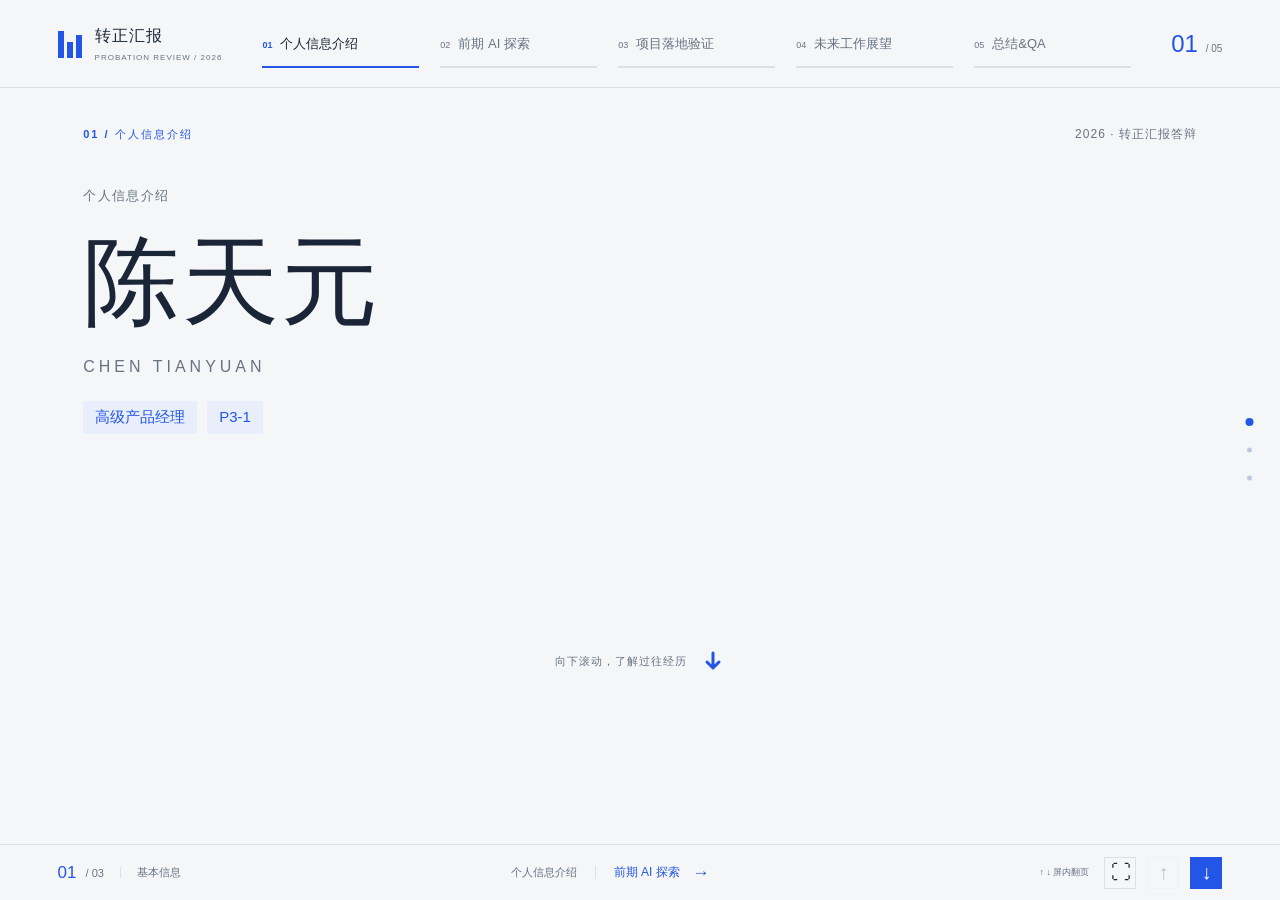
<file: docs/index.html>
<!doctype html><html lang="zh-CN"><head><meta charset="utf-8"><meta name="viewport" content="width=device-width,initial-scale=1"><meta name="color-scheme" content="light"><title>个人信息介绍 · 陈天元转正汇报答辩</title><meta name="description" content="陈天元转正汇报答辩，纵向分屏演示。"><link rel="icon" href="data:image/svg+xml,%3Csvg xmlns='http://www.w3.org/2000/svg' viewBox='0 0 64 64'%3E%3Crect width='64' height='64' rx='12' fill='%232355e6'/%3E%3Ctext x='32' y='44' text-anchor='middle' fill='white' font-size='38'%3EC%3C/text%3E%3C/svg%3E"><link rel="stylesheet" href="assets/styles.css?v=12"><script src="assets/presentation.js?v=6" defer></script>
<style>
.profile-slide .profile-hero{gap:clamp(28px,5vw,72px)}
.profile-slide .profile-details,
.profile-slide .profile-projects {
  background:#fff;
  border-top:3px solid var(--blue);
  border-radius:0 0 12px 12px;
  padding:clamp(16px,1.8vw,26px);
  box-shadow:0 5px 18px #1b2c4b0a;
}
.profile-slide .project-tags span{background:#eef3ff;color:var(--blue);padding:9px 14px;border-radius:8px}
#experience .profile-experience-summary{margin:12px 0 20px;padding-left:16px;border-left:3px solid var(--blue);font-size:clamp(17px,1.8vw,24px);line-height:1.65;color:#354258}
#experience .profile-experience-summary strong{color:var(--blue)}
#experience .case-card,.trial-slide .trial-stage{border-radius:0 0 12px 12px;box-shadow:0 6px 18px #1b2c4b0a}
.trial-slide .trial-timeline{margin-top:24px}
.trial-slide .trial-stage{
  min-height:clamp(230px,36vh,390px);
  padding:clamp(22px,2.5vw,34px);
  display:flex;
  flex-direction:column;
  justify-content:center;
}
.trial-slide .trial-stage-head{padding-bottom:18px}
.trial-slide .trial-stage-head p{font-size:clamp(21px,2.2vw,30px)}
.trial-slide .trial-stage-head>span{font-size:14px}
.trial-slide .trial-stage li{font-size:clamp(17px,1.55vw,22px);line-height:1.65;padding-block:6px}
@media(min-width:901px){
  .profile-slide .project-tags{display:grid;grid-template-columns:repeat(2,minmax(0,1fr));gap:12px}
  .profile-slide .project-tags span{text-align:center}
}
.trial-slide .trial-stage{justify-content:flex-start}
.profile-projects{text-align:center;justify-content:center;display:flex;align-items:center;flex-wrap:wrap;gap:10px 14px;margin-top:18px}
.profile-projects .project-tags{display:flex;justify-content:center;gap:8px;flex-wrap:wrap}
.profile-projects .project-tags span{padding:7px 10px;background:#eef3ff;border-radius:6px;color:var(--blue);font-size:16px;font-weight:700}
@media(min-width:801px){
  .profile-slide .hero-name{align-self:start;padding-top:6px}
}
.profile-projects>.micro{font-size:14px;letter-spacing:0}
.profile-projects .project-tags span{font-size:clamp(17px,1.55vw,23px)}
.profile-projects .project-tags i{font-size:12px}
.profile-slide .profile-projects {
  border-top:0;
  border-left:3px solid var(--blue);
  border-radius:0 12px 12px 0;
  justify-content:space-between;
  column-gap:clamp(16px,2vw,28px);
}
.profile-projects > .micro{flex:none}
.profile-projects .project-tags{flex:1 1 auto;gap:12px}
.profile-projects .project-tags span{flex:1 1 auto;text-align:center}
@media(min-width:801px){
  .profile-slide .profile-hero{align-items:stretch}
  .profile-slide .hero-name{align-self:start;padding:6px 0}
}
.profile-slide .profile-details .profile-projects{
  margin-top:24px;padding:16px 0 0;border:0;border-top:1px solid var(--line);
  border-radius:0;box-shadow:none;justify-content:flex-start;
}
.profile-slide .profile-details .project-tags span{font-size:clamp(15px,1.35vw,20px)}
@media(min-width:801px){
  .profile-slide .hero-name h1{font-size:clamp(76px,7.6vw,120px)}
  .profile-slide .hero-name h1 span{font-size:16px}
  .profile-slide .hero-name > .micro{font-size:13px}
  .profile-slide .hero-name .role-row span{font-size:15px}
}
.profile-slide .scroll-cue{margin-top:clamp(52px,8vh,84px)}
.profile-slide .scroll-cue svg{color:var(--blue);animation:profile-scroll-bob 1.4s ease-in-out infinite}
@keyframes profile-scroll-bob{50%{transform:translateY(12px);filter:drop-shadow(0 0 6px #2355e688)}}
@media(prefers-reduced-motion:reduce){.profile-slide .scroll-cue svg{animation:none}}
#experience .metrics strong{font-size:clamp(24px,3.2vw,46px);font-weight:650;line-height:1.1}
#experience .metrics strong span{font-size:inherit;font-weight:inherit;vertical-align:baseline}
#experience .case-card{display:flex;flex-direction:column;gap:14px}
#experience .case-card h3,#experience .case-card .metrics{margin-top:0}
#experience .case-card .case-highlight{margin-top:auto}
#experience .metrics strong .metric-direction{display:inline-block;font-family:Arial,sans-serif;font-size:.7em;font-weight:700;color:#c62828;vertical-align:.12em}


@media(prefers-reduced-motion:no-preference){
  :is(#experience,#trial-review) .experience-reveal-item{transition:opacity .45s ease,transform .45s ease;transition-delay:calc(var(--reveal-order) * 90ms)}
  :is(#experience,#trial-review) .experience-reveal-pending .experience-reveal-item{opacity:0;transform:translateY(18px)}
}
@media(prefers-reduced-motion:no-preference){
  .profile-reveal-ready .profile-slide{min-height:calc(100% + 180px);align-items:flex-start}
  .profile-reveal-ready .profile-slide>.slide-inner{margin-block:0;position:sticky;top:20px}
  .profile-reveal-ready .profile-details{transition:opacity .55s ease,transform .55s ease}
  .profile-reveal-ready .profile-details :is(.facts>div,.profile-projects){transition:opacity .45s ease,transform .45s ease;transition-delay:calc(140ms + var(--reveal-order,0) * 85ms)}
  .profile-reveal-ready:not(.profile-revealed) .profile-details,
  .profile-reveal-ready:not(.profile-revealed) .profile-details :is(.facts>div,.profile-projects){opacity:0;transform:translateY(22px)}
}
</style></head><body data-page="0"><a class="skip-link" href="#profile">跳至正文</a><header class="topbar"><a class="brand" href="index.html" aria-label="返回个人信息介绍"><span class="brand-icon" aria-hidden="true"><i></i><i></i><i></i></span><span>转正汇报<small>PROBATION REVIEW / 2026</small></span></a><nav class="progress-nav" aria-label="答辩章节"><a href="index.html" data-chapter="0" aria-current="page"><small>01</small>个人信息介绍<i></i></a><a href="02-ai-exploration.html" data-chapter="1"><small>02</small>前期 AI 探索<i></i></a><a href="03-project-validation.html" data-chapter="2"><small>03</small>项目落地验证<i></i></a><a href="04-outlook.html" data-chapter="3"><small>04</small>未来工作展望<i></i></a><a href="05-summary-qa.html" data-chapter="4"><small>05</small>总结&QA<i></i></a></nav><span class="chapter-count"><strong>01</strong> / 05</span></header><main class="deck" id="main" tabindex="-1" aria-label="个人信息介绍纵向演示"><section id="profile" class="slide profile-slide" data-chapter="0" data-label="基本信息" aria-labelledby="profile-title"><div class="slide-inner"><div class="intro-kicker"><span class="eyebrow">01 / 个人信息介绍</span><span class="review-tag">2026 · 转正汇报答辩</span></div><div class="profile-hero"><div class="hero-name"><p class="micro">个人信息介绍</p><h1 id="profile-title">陈天元<span>CHEN TIANYUAN</span></h1><div class="role-row"><span>高级产品经理</span><span>P3-1</span></div></div><div class="profile-details"><span class="micro">PROFILE / 个人档案</span><dl class="facts"><div><dt>所属部门</dt><dd>桌面生态业务部</dd></div><div><dt>学历</dt><dd>硕士</dd></div><div><dt>入职时间</dt><dd class="date">2026.05.11</dd></div><div><dt>导师</dt><dd>刘晨曜</dd></div><div><dt>直属上级</dt><dd>关佐龙</dd></div></dl><div class="profile-projects"><span class="micro">试用期项目</span><div class="project-tags"><span><i>01</i>AI 锁屏游戏分发</span><span><i>02</i>OPC 应用复刻</span></div></div></div></div><a class="scroll-cue" href="#experience">向下滚动，了解过往经历 <svg aria-hidden="true" width="24" height="24" viewBox="0 0 24 24" fill="none" stroke="currentColor" stroke-width="3" stroke-linecap="round" stroke-linejoin="round"><path d="M12 4v15m-6-6 6 6 6-6"/></svg></a></div></section><section id="experience" class="slide experience-slide" data-chapter="0" data-label="过往经历与项目" aria-labelledby="experience-title"><div class="slide-inner"><div class="experience-lead"><p class="eyebrow">01 / 个人信息介绍</p><h2 id="experience-title">过往经历</h2><p class="profile-experience-summary">主导多个北美 AI 产品 <strong>0–1 落地</strong>，完成产品业务闭环</p></div><div class="case-grid">
<article class="case-card panel"><h3>北美短剧分发平台</h3><p class="case-description">跑通素人内容分发业务，完成 AI 生成到商业转化闭环。</p><div class="metrics"><div><strong>1000+</strong><span>月活跃用户（MAU）</span></div><div><strong>100+</strong><span>人均月发布量</span></div><div><strong>$15</strong><span>平均单次发布变现</span></div></div><div class="case-highlight"><span class="highlight-icon">✦</span><p><b>Agent 7×24 小时社媒账号运营托管</b><br></p></div></article>
<article class="case-card panel"><h3>企业 AI 中台</h3><p class="case-description">支撑跨境电商 GMV 增长与成本结构优化。</p><div class="metrics"><div><strong>-60%</strong><span>商品上新周期</span></div><div><strong>+18%</strong><span>订单数</span></div><div><strong>亿级</strong><span>间接赋能 GMV 增长</span></div></div><div class="case-highlight"><span class="highlight-icon">✦</span><p><b>市场 &amp; 供应链 Agent 全面覆盖</b><br></p></div></article>
</div></div></section><section id="trial-review" class="slide trial-slide" data-chapter="0" data-label="试用期回顾" aria-labelledby="trial-review-title"><div class="slide-inner"><div class="experience-lead"><p class="eyebrow">01 / 个人信息介绍</p><h2 id="trial-review-title">试用期回顾</h2></div><div class="trial-timeline"><article class="trial-stage"><div class="trial-stage-head"><span>01</span><p>第 1 个月</p></div><ul><li>公司制度、企业背景培训</li><li>业务学习了解</li></ul></article><article class="trial-stage"><div class="trial-stage-head"><span>02</span><p>第 2–3 个月</p></div><ul><li>AI 方向探索脑爆</li><li>Demo 构建及初步验证</li></ul></article><article class="trial-stage"><div class="trial-stage-head"><span>03</span><p>第 4–6 个月</p></div><ul><li>AI 项目落地实践</li><li>跨部门沟通协作</li></ul></article></div></div></section></main><nav class="screen-dots" aria-label="本模块分屏导航"><a href="#profile" aria-label="第 1 屏：基本信息" title="基本信息" aria-current="true"><i></i></a><a href="#experience" aria-label="第 2 屏：过往经历与项目" title="过往经历与项目"><i></i></a><a href="#trial-review" aria-label="第 3 屏：试用期回顾" title="试用期回顾"><i></i></a></nav><footer class="presentation-controls"><div class="current-screen"><strong>01</strong><span>/ 03</span><i></i><span class="screen-label">基本信息</span></div><nav class="module-navigation" aria-label="切换模块"><span class="module-start">个人信息介绍</span><span class="module-divider"></span><a class="module-link next-module" href="02-ai-exploration.html">前期 AI 探索<span>→</span></a></nav><div class="control-actions"><span class="keyboard-tip">↑ ↓ 屏内翻页</span><button class="fullscreen-button" aria-label="全屏演示" title="全屏演示（F）">⛶</button><button class="previous-screen" aria-label="上一屏" title="上一屏（↑）" disabled>↑</button><button class="next-screen" aria-label="下一屏" title="下一屏（↓）" >↓</button></div></footer><div class="toast" role="status"></div><script src="assets/image-preview.js" defer></script><script>
if ('IntersectionObserver' in window && matchMedia('(prefers-reduced-motion:no-preference)').matches) {
  const observer = new IntersectionObserver(entries => {
    for (const entry of entries) {
      if (!entry.isIntersecting) continue;
      entry.target.classList.remove('experience-reveal-pending');
      observer.unobserve(entry.target);
    }
  }, {root: document.querySelector('.deck'), threshold: .35});
  document.querySelectorAll('#experience .case-card, #trial-review .trial-stage').forEach(card => {
    card.querySelectorAll('.metrics > div, .case-highlight, li').forEach((item, index) => {
      item.classList.add('experience-reveal-item');
      item.style.setProperty('--reveal-order', index);
    });
    card.classList.add('experience-reveal-pending');
    observer.observe(card);
  });
}
</script><script>
(() => {
  if (!matchMedia('(prefers-reduced-motion:no-preference)').matches) return;
  const deck = document.querySelector('.deck');
  const items = deck.querySelectorAll('.profile-details .facts > div, .profile-details .profile-projects');
  items.forEach((item, index) => item.style.setProperty('--reveal-order', index));
  document.body.classList.add('profile-reveal-ready');
  const reveal = () => {
    if (deck.scrollTop < 32) return;
    document.body.classList.add('profile-revealed');
    deck.removeEventListener('scroll', reveal);
  };
  deck.addEventListener('scroll', reveal, {passive:true});
  reveal();
})();
</script></body></html>
</file>
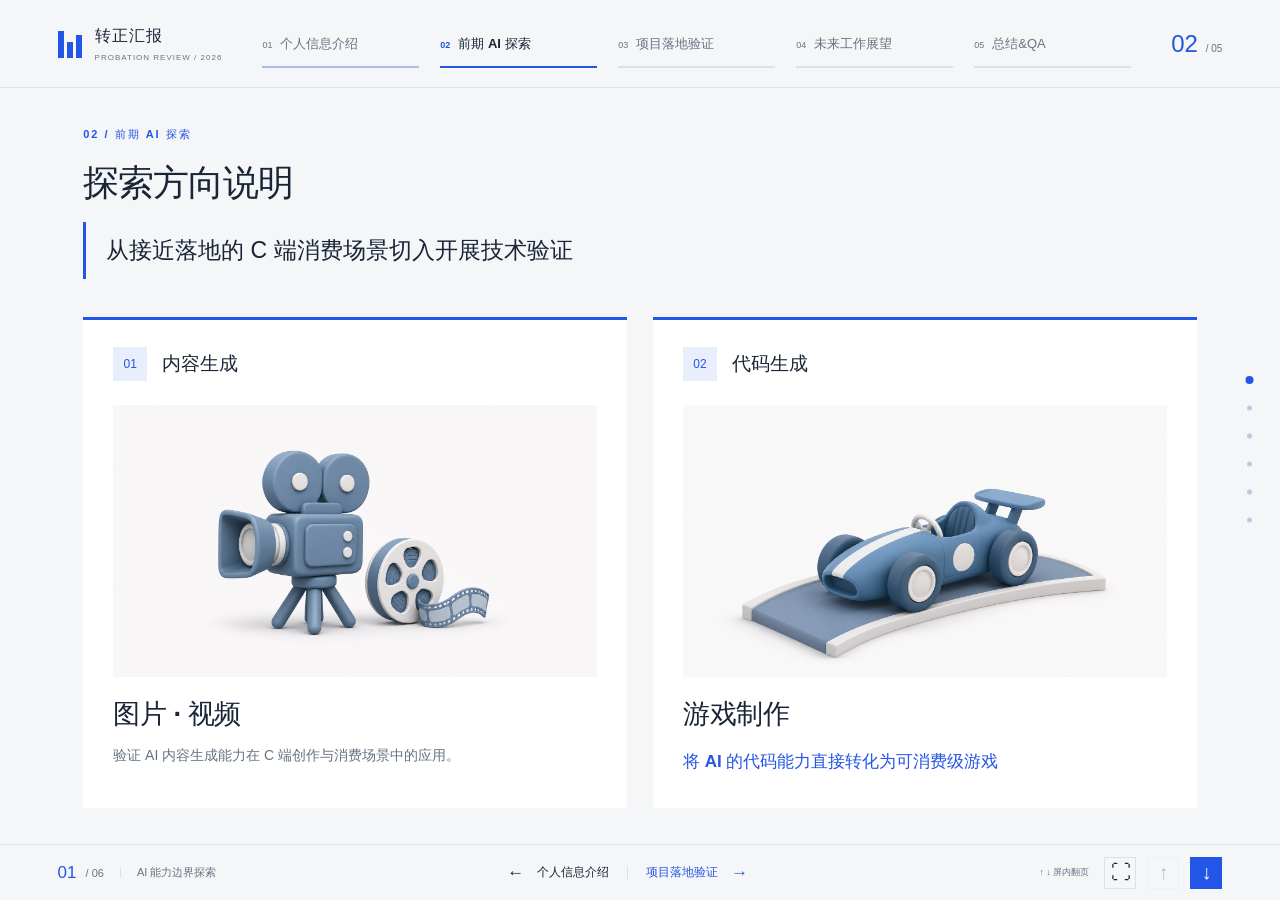
<file: docs/02-ai-exploration.html>
<!doctype html><html lang="zh-CN"><head><meta charset="utf-8"><meta name="viewport" content="width=device-width,initial-scale=1"><meta name="color-scheme" content="light"><title>前期 AI 探索 · 陈天元转正汇报答辩</title><meta name="description" content="陈天元转正汇报答辩，纵向分屏演示。"><link rel="icon" href="data:image/svg+xml,%3Csvg xmlns='http://www.w3.org/2000/svg' viewBox='0 0 64 64'%3E%3Crect width='64' height='64' rx='12' fill='%232355e6'/%3E%3Ctext x='32' y='44' text-anchor='middle' fill='white' font-size='38'%3EC%3C/text%3E%3C/svg%3E"><link rel="stylesheet" href="assets/styles.css?v=12"><script src="assets/presentation.js?v=6" defer></script><style>
.game-code-layout{display:grid;grid-template-columns:minmax(0,4fr) minmax(0,1fr);gap:18px;align-items:stretch}
.game-code-layout .game-code-highlights{display:grid;grid-template-columns:1fr;grid-template-rows:repeat(2,1fr);gap:14px;margin:0}
.game-code-layout .game-capability-figure{padding:6px}
.game-code-layout .game-capability-figure img{height:auto;max-height:calc(100vh - var(--header) - var(--footer) - 165px);object-fit:contain}
@media(max-width:800px){.game-code-layout{grid-template-columns:1fr}}
.game-code-layout .game-code-highlights article{display:grid;align-content:center;justify-items:center;text-align:center;gap:6px}
.game-code-layout .game-code-highlights article>p{font-size:clamp(16px,1.5vw,22px)}
.game-code-layout .game-code-highlights article>strong{font-size:clamp(21px,2.2vw,32px)}
.game-code-layout .game-code-highlights article>strong.studio-level{font-size:clamp(14px,1.45vw,22px);color:var(--blue);white-space:nowrap}
.game-demo-slide .game-demo-card{grid-template-rows:minmax(0,1fr)}
.game-demo-slide .game-demo-card figure{position:relative}
.game-demo-slide .game-demo-card figure img{position:absolute;inset:0;width:100%;height:100%;object-fit:contain}
.exploration-visual.exploration-example{display:grid;place-items:center;background:linear-gradient(135deg,#e9efff,#f8faff);height:auto;aspect-ratio:16/9;padding:0;overflow:hidden}
.exploration-example img{width:100%;height:100%;min-height:0;object-fit:contain}
</style><style>
@media(prefers-reduced-motion:no-preference){
  .ai-reveal{transition:opacity .5s ease,transform .5s ease;transition-delay:var(--ai-delay,0ms)}
  .ai-reveal.pending{opacity:0;transform:translateY(18px)}
}
</style></head><body data-page="1"><a class="skip-link" href="#exploration">跳至正文</a><header class="topbar"><a class="brand" href="index.html" aria-label="返回个人信息介绍"><span class="brand-icon" aria-hidden="true"><i></i><i></i><i></i></span><span>转正汇报<small>PROBATION REVIEW / 2026</small></span></a><nav class="progress-nav" aria-label="答辩章节"><a href="index.html" data-chapter="0" class="completed"><small>01</small>个人信息介绍<i></i></a><a href="02-ai-exploration.html" data-chapter="1" aria-current="page"><small>02</small>前期 AI 探索<i></i></a><a href="03-project-validation.html" data-chapter="2"><small>03</small>项目落地验证<i></i></a><a href="04-outlook.html" data-chapter="3"><small>04</small>未来工作展望<i></i></a><a href="05-summary-qa.html" data-chapter="4"><small>05</small>总结&QA<i></i></a></nav><span class="chapter-count"><strong>02</strong> / 05</span></header><main class="deck" id="main" tabindex="-1" aria-label="前期 AI 探索纵向演示"><section id="exploration" class="slide exploration-slide" data-chapter="1" data-label="AI 能力边界探索" aria-labelledby="exploration-title"><div class="slide-inner"><div class="slide-heading"><div><p class="eyebrow">02 / 前期 AI 探索</p><h2 id="exploration-title">探索方向说明</h2></div></div><div class="exploration-thesis"><p>从接近落地的 C 端消费场景切入开展技术验证</p></div><div class="exploration-grid"><article class="exploration-card"><div class="exploration-card-top"><span>01</span><p>内容生成</p></div><div class="exploration-visual exploration-example"><img src="assets/images/exploration-content.png" alt="蓝色电影摄影机与胶卷插图"></div><h3>图片 · 视频</h3><p>验证 AI 内容生成能力在 C 端创作与消费场景中的应用。</p></article><article class="exploration-card"><div class="exploration-card-top"><span>02</span><p>代码生成</p></div><div class="exploration-visual exploration-example"><img src="assets/images/exploration-game.png" alt="AI 赛车游戏生成概念插图"></div><h3>游戏制作</h3><p class="game-outcome">将 AI 的代码能力直接转化为可消费级游戏</p></article></div></div></section><section id="content-generation" class="slide content-generation-slide" data-chapter="1" data-label="内容生成" aria-labelledby="content-generation-title"><div class="slide-inner"><div class="slide-heading"><div><p class="eyebrow">02 / 前期 AI 探索</p><h2 id="content-generation-title">方向一：内容生成工厂</h2></div><span class="module-stage">02 / 02</span></div><p class="generation-statement">构建“生成策略定制”能力，打造产出 <strong>高质量、低成本、定制化</strong> 生成的 AI 内容工厂。</p><div class="content-generation-visuals"><figure class="visual-panel business-model"><figcaption><span>01</span><b>业务模型</b></figcaption><img src="assets/images/content-business-model.png" alt="内容策略化生成驱动用户价值、商业价值与消费反馈的业务模型" loading="lazy"></figure><figure class="visual-panel technical-framework"><figcaption><span>02</span><b>技术框架</b></figcaption><img src="assets/images/content-technical-framework.png" alt="AI 内容工厂技术框架：内容采集、本土化创作、视频解析处理、视频创作 Agent、消费平台与数据迭代优化" loading="lazy"></figure></div></div></section><section id="content-demo" class="slide content-demo-slide" data-chapter="1" data-label="内容生成结果演示" aria-labelledby="content-demo-title"><div class="slide-inner"><div class="slide-heading"><div><p class="eyebrow">02 / 前期 AI 探索</p><h2 id="content-demo-title">方向一：批量生成 demo</h2></div><span class="module-stage">03 / 03</span></div><div class="demo-grid"><article class="demo-card"><div class="demo-card-title"><span>01</span><h3>AI 本土化二创</h3></div><video controls playsinline preload="metadata" aria-label="AI 本土化二创视频演示"><source src="assets/videos/1102-demo.mov">当前浏览器暂不支持播放该视频。</video></article><article class="demo-card"><div class="demo-card-title"><span>02</span><h3>游戏素材生成</h3></div><video controls playsinline preload="metadata" aria-label="游戏素材生成视频演示"><source src="assets/videos/1102-game-demo.mov">当前浏览器暂不支持播放该视频。</video></article></div></div></section><section id="game-code" class="slide game-code-slide" data-chapter="1" data-label="游戏代码生成" aria-labelledby="game-code-title"><div class="slide-inner"><div class="slide-heading"><div><p class="eyebrow">02 / 前期 AI 探索</p><h2 id="game-code-title">方向二：游戏生成</h2></div><span class="module-stage">04 / 04</span></div><div class="game-code-layout"><figure class="game-capability-figure"><img src="assets/images/game-code-capability.png" alt="游戏制作能力发展阶段对比：从经济模型直接生成、顶尖 AI 直接生成、探索 Demo，到顶尖 AI 加模型优化，逐步接近全球头部 H5 游戏站水平" loading="lazy"></figure><div class="game-code-highlights"><article><p>当下小游戏市场规模</p><strong>$100亿级</strong></article><article><p>AI 制作能力已靠近</p><strong class="studio-level">游戏工作室水平</strong></article></div></div></div></section><section id="game-agent" class="slide game-agent-slide" data-chapter="1" data-label="游戏生成 Agent 构建" aria-labelledby="game-agent-title"><div class="slide-inner"><div class="slide-heading"><div><p class="eyebrow">02 / 前期 AI 探索</p><h2 id="game-agent-title">方向二：游戏 Agent 构建</h2></div><span class="module-stage">05 / 05</span></div><div class="agent-flow-grid"><figure class="agent-flow-panel"><figcaption><span>01</span><b>创意采集 Agent</b></figcaption><div class="agent-flow-image"><img src="assets/images/creative-collection-agent.png" alt="创意采集 Agent 流程：打开游戏商店，循环试玩热门游戏并总结玩法、风格和类型" loading="lazy"></div></figure><figure class="agent-flow-panel"><figcaption><span>02</span><b>游戏生成 Agent</b></figcaption><div class="agent-flow-image"><img src="assets/images/game-generation-agent.png" alt="游戏生成 Agent 流程：生成创意、Agent 自检、玩法与内容审核、人工试玩审核并生成封面素材" loading="lazy"></div></figure></div></div></section><section id="game-demo" class="slide game-demo-slide" data-chapter="1" data-label="游戏生成 Demo" aria-labelledby="game-demo-title"><div class="slide-inner"><div class="slide-heading"><div><p class="eyebrow">02 / 前期 AI 探索</p><h2 id="game-demo-title">方向二：游戏生成 demo</h2></div><span class="module-stage">06 / 06</span></div><div class="game-demo-grid"><article class="game-demo-card"><div class="game-demo-copy"><span class="game-demo-index">01 / 3D ARCADE</span><h3>3D 赛车漂移</h3><p>不驶出赛道、不掉落，刷新行驶距离最高纪录</p></div><figure><img src="assets/images/game-demo-drift.png" alt="3D 赛车漂移游戏画面，红色赛车行驶在方格赛道上" loading="lazy"></figure></article><article class="game-demo-card"><div class="game-demo-copy"><span class="game-demo-index">02 / PUZZLE MERGE</span><h3>筹码叠叠乐</h3><p>筹码版「水排序 / 堆叠合成」游戏</p></div><figure><img src="assets/images/game-demo-chip-stack.png" alt="筹码叠叠乐游戏画面，玩家在多个槽位间移动并合成不同面额的筹码" loading="lazy"></figure></article></div></div></section></main><nav class="screen-dots" aria-label="本模块分屏导航"><a href="#exploration" aria-label="第 1 屏：AI 能力边界探索" title="AI 能力边界探索" aria-current="true"><i></i></a><a href="#content-generation" aria-label="第 2 屏：内容生成" title="内容生成"><i></i></a><a href="#content-demo" aria-label="第 3 屏：内容生成结果演示" title="内容生成结果演示"><i></i></a><a href="#game-code" aria-label="第 4 屏：游戏代码生成" title="游戏代码生成"><i></i></a><a href="#game-agent" aria-label="第 5 屏：游戏生成 Agent 构建" title="游戏生成 Agent 构建"><i></i></a><a href="#game-demo" aria-label="第 6 屏：游戏生成 Demo" title="游戏生成 Demo"><i></i></a></nav><footer class="presentation-controls"><div class="current-screen"><strong>01</strong><span>/ 01</span><i></i><span class="screen-label">前期 AI 探索</span></div><nav class="module-navigation" aria-label="切换模块"><a class="module-link previous-module" href="index.html"><span>←</span>个人信息介绍</a><span class="module-divider"></span><a class="module-link next-module" href="03-project-validation.html">项目落地验证<span>→</span></a></nav><div class="control-actions"><span class="keyboard-tip">↑ ↓ 屏内翻页</span><button class="fullscreen-button" aria-label="全屏演示" title="全屏演示（F）">⛶</button><button class="previous-screen" aria-label="上一屏" title="上一屏（↑）" disabled>↑</button><button class="next-screen" aria-label="下一屏" title="下一屏（↓）" disabled>↓</button></div></footer><div class="toast" role="status"></div><script src="assets/image-preview.js" defer></script><script>
(() => {
  if (!('IntersectionObserver' in window) || !matchMedia('(prefers-reduced-motion:no-preference)').matches) return;
  const deck = document.querySelector('.deck');
  const observer = new IntersectionObserver(entries => {
    for (const {target, isIntersecting} of entries) {
      if (!isIntersecting) continue;
      target.classList.remove('pending');
      observer.unobserve(target);
    }
  }, {root: deck, threshold: .12});
  const highlights = 'img, h2, h3, .exploration-thesis, .generation-statement, .game-code-highlights article, figcaption, .game-demo-copy p';
  deck.querySelectorAll('.slide:first-child').forEach(slide => {
    slide.querySelectorAll(highlights).forEach((item, index) => {
      if (item.closest('.demo-card')) return;
      item.style.setProperty('--ai-delay', Math.min(index, 5) * 65 + 'ms');
      item.classList.add('ai-reveal', 'pending');
      observer.observe(item);
    });
  });
})();
</script></body></html>
</file>
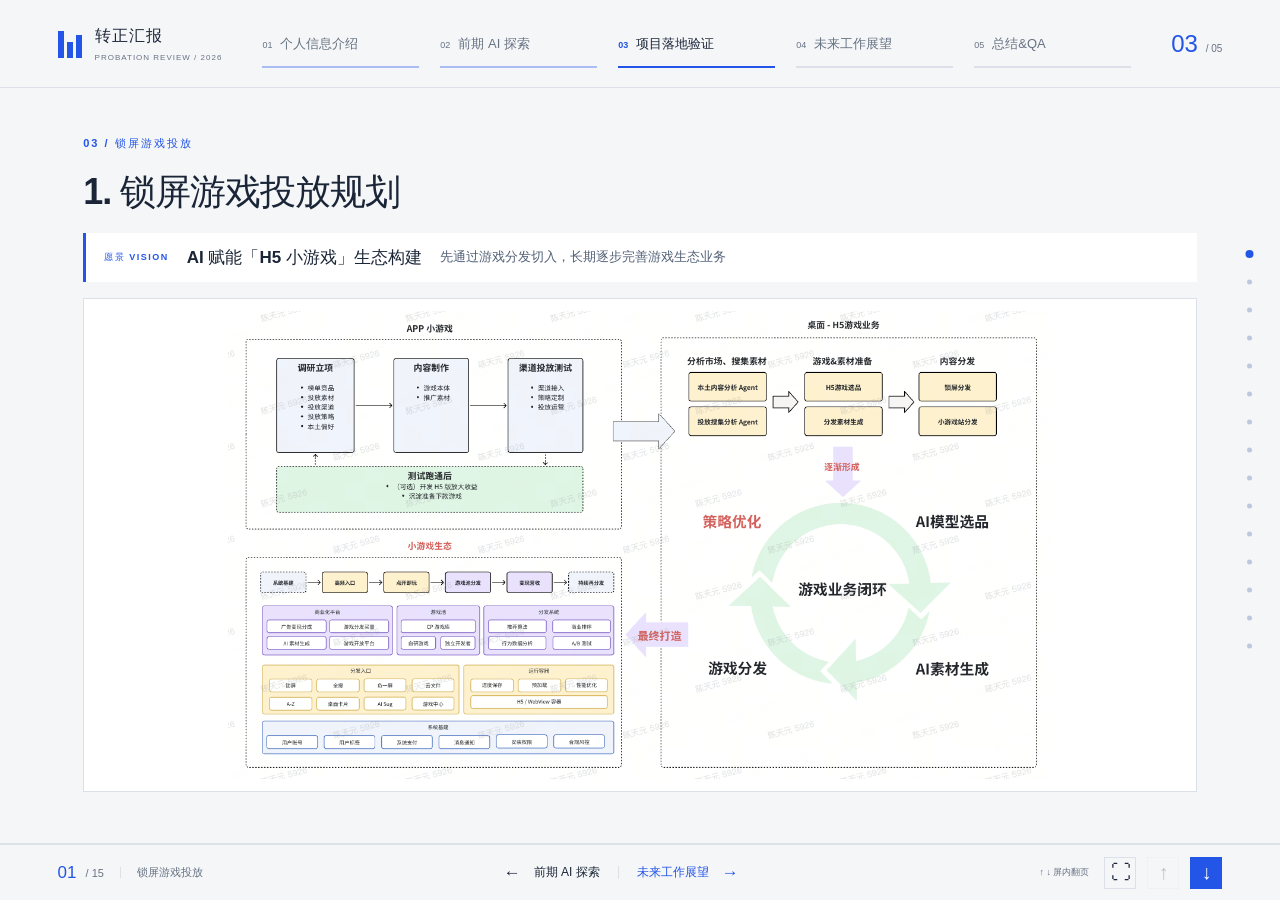
<file: docs/03-project-validation.html>
<!doctype html><html lang="zh-CN"><head><meta charset="utf-8"><meta name="viewport" content="width=device-width,initial-scale=1"><meta name="color-scheme" content="light"><title>项目落地验证 · 陈天元转正汇报答辩</title><meta name="description" content="陈天元转正汇报答辩，纵向分屏演示。"><link rel="icon" href="data:image/svg+xml,%3Csvg xmlns='http://www.w3.org/2000/svg' viewBox='0 0 64 64'%3E%3Crect width='64' height='64' rx='12' fill='%232355e6'/%3E%3Ctext x='32' y='44' text-anchor='middle' fill='white' font-size='38'%3EC%3C/text%3E%3C/svg%3E"><link rel="stylesheet" href="assets/styles.css?v=12"><script src="assets/presentation.js?v=6" defer></script><style>.lockscreen-progress-slide .slide-inner,.lockscreen-model-slide .slide-inner{max-width:1320px}</style><style>
#lockscreen-progress .project-intro>.project-label{grid-row:auto}
#lockscreen-progress .manual-loop>div{flex-direction:column;justify-content:center;gap:5px;text-align:center}
#lockscreen-progress .manual-loop b{min-height:0;padding:0}
#lockscreen-progress .project-metrics{grid-template-columns:repeat(3,minmax(0,1fr))}
#lockscreen-progress .project-metrics article{min-height:clamp(110px,15vh,152px);gap:9px}
#lockscreen-progress .project-metrics article>span{font-size:clamp(14px,1.35vw,19px)}
#lockscreen-progress .project-metrics article>strong{font-size:clamp(24px,3.2vw,46px)}
#lockscreen-progress .project-metrics article:last-child strong{font-size:clamp(18px,2.55vw,36px)}
</style><style>
.opc-slide .slide-inner{max-width:1450px}
.opc-slide .opc-flow>div{align-items:center;text-align:center}
@media(min-width:1001px){.opc-slide .opc-flow{grid-template-columns:repeat(4,minmax(0,1fr) 24px) minmax(0,1fr)}}
.opc-slide .opc-flow b{white-space:normal}
.opc-slide .opc-metrics{grid-template-columns:repeat(3,minmax(0,1fr))}
.opc-slide .opc-metrics article{min-height:clamp(110px,15vh,152px);justify-content:center;gap:9px}
.opc-slide .opc-metrics article span{font-size:clamp(14px,1.35vw,19px)}
.opc-slide .opc-metrics strong{font-size:clamp(26px,3.2vw,46px)}
.opc-slide .opc-metrics strong small{font-size:clamp(16px,1.45vw,21px)}
</style><style>.admission-slide .criteria-panel .admission-table :is(th,td){text-align:center}.admission-slide .criteria-panel .admission-table :is(th,td):last-child{width:auto}</style><style>
.admission-slide .process-panel :is(th,td){text-align:center}
.admission-slide .process-panel .flow-step{position:relative;grid-template-columns:minmax(0,1fr);padding-inline:48px;text-align:center}
.admission-slide .process-panel .flow-step>span{position:absolute;left:10px;top:50%;transform:translateY(-50%)}
.admission-slide .process-panel .flow-step>div{align-items:center}
</style><style>
@media(prefers-reduced-motion:no-preference){
  .project-reveal{transition:opacity .5s ease,translate .5s ease;transition-delay:var(--project-delay,0ms)}
  .project-reveal.is-pending{opacity:0;translate:0 18px}
}
</style></head><body data-page="2"><a class="skip-link" href="#validation">跳至正文</a><header class="topbar"><a class="brand" href="index.html" aria-label="返回个人信息介绍"><span class="brand-icon" aria-hidden="true"><i></i><i></i><i></i></span><span>转正汇报<small>PROBATION REVIEW / 2026</small></span></a><nav class="progress-nav" aria-label="答辩章节"><a href="index.html" data-chapter="0" class="completed"><small>01</small>个人信息介绍<i></i></a><a href="02-ai-exploration.html" data-chapter="1" class="completed"><small>02</small>前期 AI 探索<i></i></a><a href="03-project-validation.html" data-chapter="2" aria-current="page"><small>03</small>项目落地验证<i></i></a><a href="04-outlook.html" data-chapter="3"><small>04</small>未来工作展望<i></i></a><a href="05-summary-qa.html" data-chapter="4"><small>05</small>总结&QA<i></i></a></nav><span class="chapter-count"><strong>03</strong> / 05</span></header><main class="deck" id="main" tabindex="-1" aria-label="项目落地验证纵向演示"><section id="lockscreen-game" class="slide lockscreen-game-slide" data-chapter="2" data-label="锁屏游戏投放" aria-labelledby="lockscreen-game-title"><div class="slide-inner"><div class="slide-heading"><div><p class="eyebrow">03 / 锁屏游戏投放</p><h2 id="lockscreen-game-title">1. 锁屏游戏投放规划</h2></div></div><div class="lockscreen-vision"><span>愿景 VISION</span><p>AI 赋能「H5 小游戏」生态构建</p><strong>先通过游戏分发切入，长期逐步完善游戏生态业务</strong></div><figure class="lockscreen-architecture"><img src="assets/images/lockscreen-game-ecosystem.png" alt="锁屏游戏投放业务架构：从 APP 小游戏调研立项、内容制作和渠道投放测试，逐步连接桌面 H5 游戏业务，构建 AI 赋能的游戏业务闭环与小游戏生态" loading="lazy"></figure></div></section><section id="lockscreen-progress" class="slide lockscreen-progress-slide" data-chapter="2" data-label="锁屏游戏投放 · 项目进展" aria-labelledby="lockscreen-progress-title"><div class="slide-inner"><div class="slide-heading"><div><p class="eyebrow">03 / 锁屏游戏投放</p><h2 id="lockscreen-progress-title">1.1 锁屏游戏投放进展</h2></div></div><div class="project-intro"><span class="project-label">项目介绍</span><p>聚焦锁屏小游戏分发，以 AI 能力构建自动化分析投放闭环</p></div><div class="progress-result"><div class="progress-result-heading"><span class="project-label">当前进展</span><strong>人工跑通最小化闭环</strong></div><div class="manual-loop"><div><small>01</small><b>AI 选品</b></div><i>→</i><div><small>02</small><b>AI 素材复刻</b></div><i>→</i><div><small>03</small><b>锁屏投放</b></div><i>→</i><div><small>04</small><b>数据回流分析</b></div></div><div class="progress-outcome"><p>实现国家优先级、游戏选品和素材选品的规模化分析与决策</p></div></div><div class="project-metrics"><article><span>当前日均营收</span><strong>$1000+</strong></article><article><span>游戏 DAU</span><strong>50w+</strong></article><article><span>素材 ctr</span><strong>均高于同类</strong></article></div></div></section><section id="lockscreen-model" class="slide lockscreen-model-slide" data-chapter="2" data-label="锁屏游戏投放 · 模型构建" aria-labelledby="lockscreen-model-title"><div class="slide-inner"><div class="slide-heading"><div><p class="eyebrow">03 / 锁屏游戏投放</p><h2 id="lockscreen-model-title">1.2 模型构建 - 模型数据采集</h2></div></div><div class="data-source-table-wrap"><table class="data-source-table"><thead><tr><th>数据来源</th><th>定位</th><th>国家覆盖数</th><th>字段数</th><th>数据维度</th><th>获取方式</th></tr></thead><tbody><tr><td><strong>WDI 世界数据银行</strong></td><td><span class="data-role">国家核心数据</span></td><td class="data-number">217</td><td class="data-number">584</td><td>人口、经济、教育、健康、能源、环境、金融、贸易等</td><td>REST API、CSV</td></tr><tr><td><strong>Freedom House 世界数据库</strong></td><td><span class="data-role">国家核心数据</span></td><td class="data-number">200</td><td class="data-number">25</td><td>宗教自由、个人选择自由、政治环境自由等</td><td>在线查询</td></tr><tr><td><strong>World Values Survey</strong></td><td><span class="data-role">交叉验证数据</span></td><td class="data-number">120+</td><td class="data-number">320</td><td>宗教态度、生活满意度、风险态度、竞争态度、财富科技看法等</td><td>批量下载</td></tr><tr><td><strong>Sensor Tower</strong></td><td><span class="data-role">游戏核心数据</span></td><td class="data-number">120+</td><td class="data-number">15</td><td>游戏商店数据，包含游戏分类榜单、历史收入、商店评论数等</td><td>批量在线查询</td></tr><tr><td><strong>Facebook Ads Library</strong></td><td><span class="data-role">投放核心数据</span></td><td class="data-number">120+</td><td class="data-number">8</td><td>投放素材展示、曝光量排序、投放时间统计、商店跳转链接等</td><td>在线查询</td></tr><tr><td><strong>ITU DataHub</strong></td><td><span class="data-role">互联网核心数据</span></td><td class="data-number">120+</td><td class="data-number">65</td><td>互联网、移动网络、宽带、资费、流量、ICT 市场</td><td>下载、DataHub</td></tr><tr><td><strong>WHO GHO</strong></td><td><span class="data-role">用户画像数据</span></td><td class="data-number">120+</td><td class="data-number">98</td><td>健康、寿命、疾病、营养、生活方式、卫生资源</td><td>OData API</td></tr></tbody></table></div></div></section><section id="lockscreen-model-samples" class="slide lockscreen-samples-slide" data-chapter="2" data-label="锁屏游戏投放 · 数据样例" aria-labelledby="lockscreen-samples-title"><div class="slide-inner"><div class="slide-heading"><div><p class="eyebrow">03 / 锁屏游戏投放</p><h2 id="lockscreen-samples-title">1.2 模型构建 - 数据分析(<em>已处理30w+数据</em>)</h2></div></div><div class="excel-samples"><article class="excel-module"><header><div class="excel-icon">X</div><div><h3>国家数据样例</h3><p>投放潜力 · 国家特征 · 移动覆盖</p></div><span class="excel-count">SHEET 01</span></header><div class="excel-table-scroll"><table class="excel-table"><thead><tr><th>#</th><th>国家/地区</th><th>代码</th><th>潜力指数</th><th>人均广告消耗</th><th>下载量</th><th>收入 USD</th><th>收入/下载</th><th>下载同比</th><th>收入同比</th><th>人均下载</th><th>总人均下载</th><th>分组</th><th>Mobile Index</th><th>Content &amp; Services</th><th>人口（万）</th><th>手机覆盖率</th><th>手机人口（万）</th></tr></thead><tbody><tr><td>1</td><td>巴西</td><td>BR</td><td>21.25</td><td>$20.90</td><td>3.32B</td><td>$433.1M</td><td>0.130</td><td>-15.98%</td><td>+4.29%</td><td>21.60</td><td>15.60</td><td>Advanced</td><td>77.12</td><td>83.79</td><td>21,281.2</td><td>72.19%</td><td>15,362.9</td></tr><tr><td>2</td><td>印度尼西亚</td><td>ID</td><td>9.28</td><td>$5.51</td><td>3.04B</td><td>$305.1M</td><td>0.101</td><td>-7.51%</td><td>+4.36%</td><td>15.64</td><td>10.62</td><td>Advanced</td><td>76.32</td><td>70.45</td><td>28,572.1</td><td>67.92%</td><td>19,406.2</td></tr><tr><td>3</td><td>土耳其</td><td>TR</td><td>12.14</td><td>$6.66</td><td>1.61B</td><td>$459.4M</td><td>0.285</td><td>-9.07%</td><td>+24.94%</td><td>22.13</td><td>18.79</td><td>Advanced</td><td>77.89</td><td>83.17</td><td>8,587.9</td><td>84.91%</td><td>7,292.0</td></tr><tr><td>4</td><td>巴基斯坦</td><td>PK</td><td>1.98</td><td>$0.28</td><td>1.52B</td><td>$14.4M</td><td>0.009</td><td>+7.05%</td><td>-5.06%</td><td>13.94</td><td>5.94</td><td>Emerging</td><td>49.15</td><td>53.67</td><td>25,522</td><td>42.62%</td><td>10,877.5</td></tr><tr><td>5</td><td>菲律宾</td><td>PH</td><td>9.47</td><td>$5.65</td><td>1.37B</td><td>$244.0M</td><td>0.178</td><td>-13.66%</td><td>+0.58%</td><td>15.88</td><td>11.73</td><td>Advanced</td><td>71.54</td><td>65.26</td><td>11,678.7</td><td>73.82%</td><td>8,621.2</td></tr></tbody></table></div><footer><span>国家筛选与投放优先级判断样例</span><b>国家数据样例.xlsx</b></footer></article><article class="excel-module"><header><div class="excel-icon">X</div><div><h3>游戏数据样例</h3><p>商店表现 · 下载收入 · 活跃用户</p></div><span class="excel-count">SHEET 02</span></header><div class="excel-table-scroll"><table class="excel-table"><thead><tr><th>#</th><th>国家</th><th>排名</th><th>游戏名称</th><th>统一 ID</th><th>分类</th><th>发行商</th><th>下载 7月</th><th>下载 8月</th><th>两月下载</th><th>收入 7月 USD</th><th>收入 8月 USD</th><th>两月收入 USD</th><th>DAU 7月</th><th>DAU 8月</th></tr></thead><tbody><tr><td>1</td><td>SA</td><td>1</td><td>Block Out! - Color Sort Puzzle</td><td>6a71ed974ce4c481dc0c61ee</td><td>Games</td><td>Grand Games</td><td>268,326</td><td>488,815</td><td>757,141</td><td>$128,938.39</td><td>$145,195.12</td><td>$274,133.51</td><td>27,309</td><td>50,690</td></tr><tr><td>2</td><td>SA</td><td>2</td><td>Block Blast!</td><td>622390aa2e0fa027dbdc26b8</td><td>Games</td><td>Hungry Studio</td><td>174,531</td><td>168,515</td><td>343,046</td><td>$15.20</td><td>$0</td><td>$15.20</td><td>375,497</td><td>372,893</td></tr><tr><td>3</td><td>SA</td><td>3</td><td>Bus Traffic Fever!</td><td>69b4743e38a46b40d6a747b7</td><td>Games</td><td>GOODROID</td><td>155,201</td><td>175,041</td><td>330,242</td><td>$3,651.78</td><td>$12,414.69</td><td>$16,066.47</td><td>20,911</td><td>25,035</td></tr><tr><td>4</td><td>SA</td><td>4</td><td>Arrows GO!</td><td>69896aae0576ccaabb038c28</td><td>Games</td><td>Learnings</td><td>177,075</td><td>116,599</td><td>293,674</td><td>$0</td><td>$0</td><td>$0</td><td>30,992</td><td>25,745</td></tr><tr><td>5</td><td>SA</td><td>5</td><td>Gossip Harbor: Merge & Story</td><td>62997510bafac62d04f854a3</td><td>Games</td><td>Microfun</td><td>158,954</td><td>104,219</td><td>263,173</td><td>$467,816.49</td><td>$459,798.86</td><td>$927,615.35</td><td>292,508</td><td>295,015</td></tr></table></div><footer><span>游戏选品与商业表现评估样例</span><b>游戏数据样例.xlsx</b></footer></article></div></div></section><section id="lockscreen-country-dashboard" class="slide model-dashboard-slide" data-chapter="2" data-label="模型可视化 · 国家优先级" aria-labelledby="country-dashboard-title"><div class="slide-inner"><div class="slide-heading"><div><p class="eyebrow">03 / 锁屏游戏投放</p><h2 id="country-dashboard-title">1.2 模型构建 - 国家模型</h2><p class="dashboard-caption">国家投放优先级 · 交互式分析</p></div></div><iframe class="model-dashboard-frame" src="assets/dashboards/country-priority.html" title="国家投放优先级完整仪表盘" loading="lazy"></iframe></div></section><section id="lockscreen-market-dashboard" class="slide model-dashboard-slide" data-chapter="2" data-label="模型可视化 · 休闲游戏市场" aria-labelledby="market-dashboard-title"><div class="slide-inner"><div class="slide-heading"><div><p class="eyebrow">03 / 锁屏游戏投放</p><h2 id="market-dashboard-title">1.2 模型构建 - 休闲游戏模型</h2><p class="dashboard-caption">休闲游戏市场 × Mobile Index 阶段</p></div></div><iframe class="model-dashboard-frame" src="assets/dashboards/casual-game-market.html" title="休闲游戏市场完整可视化" loading="lazy"></iframe></div></section><section id="lockscreen-ad-materials" class="slide lockscreen-ad-materials-slide" data-chapter="2" data-label="锁屏游戏投放 · AI 投放素材" aria-labelledby="ad-materials-title"><div class="slide-inner"><div class="slide-heading"><div><p class="eyebrow">03 / 锁屏游戏投放</p><h2 id="ad-materials-title">1.3 AI 素材 - 数据采集 &amp; 排序</h2></div></div><div class="excel-module materials-excel"><header><div class="excel-icon">X</div><div><h3>素材数据</h3><p>广告样例 · 投放时间 · 创意内容 · 跳转信息</p></div><span class="excel-count">SHEET 03</span></header><div class="excel-table-scroll"><table class="excel-table"><thead><tr><th>#</th><th>游戏名称</th><th>广告资料库</th><th>素材编号</th><th>上架日期</th><th>在线天数</th><th>投放范围</th><th>素材预览</th><th>素材跳转链接</th><th>跳转主体</th><th>跳转文案</th><th>按钮文案</th></tr></thead><tbody><tr><td>1</td><td>Gossip Harbor®: Merge &amp; Story</td><td><a href="https://www.facebook.com/ads/library/?active_status=active&amp;ad_type=all&amp;country=NG&amp;is_targeted_country=false&amp;media_type=all&amp;search_type=page&amp;sort_data[direction]=desc&amp;sort_data[mode]=total_impressions&amp;source=nav-header&amp;view_all_page_id=101255989141201" target="_blank" rel="noopener">广告库</a></td><td>1735593554518614</td><td>2026-4-23</td><td>76</td><td>欧盟境内广告信息公示</td><td><a href="https://scontent-sin2-1.xx.fbcdn.net/v/t39.35426-6/678228611_1449107660022981_3681520074922444628_n.jpg?stp=dst-jpg_s60x60_tt6&amp;_nc_cat=100&amp;ccb=1-7&amp;_nc_sid=c53f8f&amp;_nc_ohc=RKxJJnwmZssQ7kNvwHqYP7-&amp;_nc_oc=Adq2eSKKR0wg1YVBWtVQEGeo9dYr0N5YZKOmbT_crrcWGRjjovvuRsc5caAnuImXqTM&amp;_nc_zt=14&amp;_nc_ht=scontent-sin2-1.xx&amp;_nc_gid=gYb6u-7xJ7MtHGmxGkky_g&amp;_nc_ss=7b289&amp;oh=00_AQDpWVtrwW0eKwI99uCTcs73OnGvGvFo3_T7uMxg5gPGJA&amp;oe=6A528B74" target="_blank" rel="noopener">图片</a></td><td><a href="https://video-sin11-1.xx.fbcdn.net/o1/v/t2/f2/m412/AQMdk9WOAoGlVmK9A4mP5Mt6pj7G2h0DzKImLrGIIpbWlnD3WDhuAi0uhPgJJ34v94z1i5_jrv6tAxiszw0rr2fd2cgdmBxD7mgooXvvkA.mp4?_nc_cat=105&amp;_nc_sid=ef5aa3&amp;_nc_ht=video-sin11-1.xx.fbcdn.net&amp;_nc_ohc=ObQeoSS0KWcQ7kNvwEesXNR&amp;efg=[base64]%3D&amp;ccb=17-1&amp;_nc_gid=gYb6u-7xJ7MtHGmxGkky_g&amp;_nc_ss=7b289&amp;_nc_zt=28&amp;oh=00_AQDCZxVHveZpzbG2VOqIHQDNZdtFySe8X6X1Usir3XC5RA&amp;oe=6A52BB75" target="_blank" rel="noopener">链接</a></td><td>PLAY.GOOGLE.COM</td><td>🎁 Wow! Claim your FREE Game Gift Now! ⭐</td><td>玩游戏</td></tr><tr><td>2</td><td>Gossip Harbor®: Merge &amp; Story</td><td><a href="https://www.facebook.com/ads/library/?active_status=active&amp;ad_type=all&amp;country=NG&amp;is_targeted_country=false&amp;media_type=all&amp;search_type=page&amp;sort_data[direction]=desc&amp;sort_data[mode]=total_impressions&amp;source=nav-header&amp;view_all_page_id=101255989141201" target="_blank" rel="noopener">广告库</a></td><td>986578120378788</td><td>2026-4-23</td><td>76</td><td>欧盟境内广告信息公示</td><td><a href="https://scontent-sin6-3.xx.fbcdn.net/v/t39.35426-6/678141120_1929451717680934_1537243618914036170_n.jpg?stp=dst-jpg_s60x60_tt6&amp;_nc_cat=110&amp;ccb=1-7&amp;_nc_sid=c53f8f&amp;_nc_ohc=TTlv7MEIm9MQ7kNvwGL2V3r&amp;_nc_oc=AdoMeR5sd5eorSm4cP-aezwTOBGOKSazkj8IDrWzYCgaOC_kYUlzxnucdHCV8xoXJ1w&amp;_nc_zt=14&amp;_nc_ht=scontent-sin6-3.xx&amp;_nc_gid=gYb6u-7xJ7MtHGmxGkky_g&amp;_nc_ss=7b289&amp;oh=00_AQB0FLWboURWybQuICwyX9MmAlkSPkp29x2aBv9jRXLggg&amp;oe=6A52A79F" target="_blank" rel="noopener">图片</a></td><td><a href="https://video-sin2-1.xx.fbcdn.net/o1/v/t2/f2/m412/AQPJ7F91suT3iNWaMGrmAT_y2WVtmTjipYpdWnnTvJY3X7-B9oy102TGWdIRdn072Pony1UPKwkZGSoBubMLFLs.mp4?_nc_cat=102&amp;_nc_sid=ef5aa3&amp;_nc_ht=video-sin2-1.xx.fbcdn.net&amp;_nc_ohc=iEjqGltyGOsQ7kNvwG5JaZi&amp;efg=[base64]%3D&amp;ccb=17-1&amp;_nc_gid=gYb6u-7xJ7MtHGmxGkky_g&amp;_nc_ss=7b289&amp;_nc_zt=28&amp;oh=00_AQCWQqq4VV_ql2b8m_ab45j9RrM-9P_gaAy3w0aIkpkyeg&amp;oe=6A52AC20" target="_blank" rel="noopener">链接</a></td><td>PLAY.GOOGLE.COM</td><td>🎁 Wow! Claim your FREE Game Gift Now! ⭐</td><td>玩游戏</td></tr><tr><td>3</td><td>Gossip Harbor®: Merge &amp; Story</td><td><a href="https://www.facebook.com/ads/library/?active_status=active&amp;ad_type=all&amp;country=NG&amp;is_targeted_country=false&amp;media_type=all&amp;search_type=page&amp;sort_data[direction]=desc&amp;sort_data[mode]=total_impressions&amp;source=nav-header&amp;view_all_page_id=101255989141201" target="_blank" rel="noopener">广告库</a></td><td>1300281362244979</td><td>2026-4-23</td><td>76</td><td>欧盟境内广告信息公示</td><td><a href="https://scontent-sin2-1.xx.fbcdn.net/v/t39.35426-6/679026292_1483117930141569_6135371607868017615_n.jpg?stp=dst-jpg_s60x60_tt6&amp;_nc_cat=102&amp;ccb=1-7&amp;_nc_sid=c53f8f&amp;_nc_ohc=0oKSMmIbwGEQ7kNvwHRRbjK&amp;_nc_oc=AdrlUeIfRtxKfrujgZ5-Bn3hiiSW1qAwVwqJQGsXySIAByM8UYQiwE7X1D5-5WsVt0E&amp;_nc_zt=14&amp;_nc_ht=scontent-sin2-1.xx&amp;_nc_gid=gYb6u-7xJ7MtHGmxGkky_g&amp;_nc_ss=7b289&amp;oh=00_AQBdQRCKr60XMmMBcgqGSpvRsm6LKbOzIbQz9mzsHsidnQ&amp;oe=6A52ACCE" target="_blank" rel="noopener">图片</a></td><td><a href="https://video-sin6-2.xx.fbcdn.net/o1/v/t2/f2/m412/AQOtiLvdhurz_cbv9d-U6luOprifsbVpELco2bgOZZO-taToxjDqZDJdoDOOcl1msfiFh7tS9Gk-KL50s3-9FJqWL5A_GFxr64YWwtNUAQ.mp4?_nc_cat=109&amp;_nc_sid=ef5aa3&amp;_nc_ht=video-sin6-2.xx.fbcdn.net&amp;_nc_ohc=S_YvZs-zy5sQ7kNvwHyOaXe&amp;efg=[base64]%3D%3D&amp;ccb=17-1&amp;_nc_gid=gYb6u-7xJ7MtHGmxGkky_g&amp;_nc_ss=7b289&amp;_nc_zt=28&amp;oh=00_AQBdAyf3ARSZ3hg9Ka9R7Xp0DrraD9ZkxLqRdKMgvPb7Zg&amp;oe=6A52A9C1" target="_blank" rel="noopener">链接</a></td><td>PLAY.GOOGLE.COM</td><td>🎁 Wow! Claim your FREE Game Gift Now! ⭐</td><td>玩游戏</td></tr><tr><td>4</td><td>Gossip Harbor®: Merge &amp; Story</td><td><a href="https://www.facebook.com/ads/library/?active_status=active&amp;ad_type=all&amp;country=NG&amp;is_targeted_country=false&amp;media_type=all&amp;search_type=page&amp;sort_data[direction]=desc&amp;sort_data[mode]=total_impressions&amp;source=nav-header&amp;view_all_page_id=101255989141201" target="_blank" rel="noopener">广告库</a></td><td>1346710854045758</td><td>2026-6-11</td><td>27</td><td>欧盟境内广告信息公示</td><td><a href="https://scontent-sin2-3.xx.fbcdn.net/v/t39.35426-6/721844325_28337308195858107_1055705606418164978_n.jpg?stp=dst-jpg_s60x60_tt6&amp;_nc_cat=107&amp;ccb=1-7&amp;_nc_sid=c53f8f&amp;_nc_ohc=nP-PReTrbLQQ7kNvwHzpD-G&amp;_nc_oc=Adr9SRuD2mIBcGizXof6EZPhyqqJXF6axdFKIf_WN50UrwyXCTNYpDe9X46_hmem0C8&amp;_nc_zt=14&amp;_nc_ht=scontent-sin2-3.xx&amp;_nc_gid=gYb6u-7xJ7MtHGmxGkky_g&amp;_nc_ss=7b289&amp;oh=00_AQDfGqUYyUtFHH1-VT2GgH8l0S6ND-kbLKNcuXjVY5_P6w&amp;oe=6A529AC2" target="_blank" rel="noopener">图片</a></td><td><a href="https://video-sin6-3.xx.fbcdn.net/o1/v/t2/f2/m412/AQOn4ZM6TzU_MnCh5Ab4inMN4gExaweEBrNypjSaGJkulJfxXIbkmIB2JnxOivAx717tM_ymB5rWy4Kp_aZNnql8814NEpkEVkuEHiW5qQ.mp4?_nc_cat=110&amp;_nc_sid=ef5aa3&amp;_nc_ht=video-sin6-3.xx.fbcdn.net&amp;_nc_ohc=ouTUnyfFj5wQ7kNvwG_R4Sv&amp;efg=[base64]%3D%3D&amp;ccb=17-1&amp;_nc_gid=gYb6u-7xJ7MtHGmxGkky_g&amp;_nc_ss=7b289&amp;_nc_zt=28&amp;oh=00_AQCosdGR46RzgEeKELKpqVS6dvLR_MCv0f6wdtTccOPPeQ&amp;oe=6A5293F4" target="_blank" rel="noopener">链接</a></td><td>PLAY.GOOGLE.COM</td><td>🎁 Wow! Claim your FREE Game Gift Now! ⭐</td><td>玩游戏</td></tr><tr><td>5</td><td>Gossip Harbor®: Merge &amp; Story</td><td><a href="https://www.facebook.com/ads/library/?active_status=active&amp;ad_type=all&amp;country=NG&amp;is_targeted_country=false&amp;media_type=all&amp;search_type=page&amp;sort_data[direction]=desc&amp;sort_data[mode]=total_impressions&amp;source=nav-header&amp;view_all_page_id=101255989141201" target="_blank" rel="noopener">广告库</a></td><td>710222591959550</td><td>2026-1-9</td><td>180</td><td>欧盟境内广告信息公示</td><td><a href="https://scontent-sin2-2.xx.fbcdn.net/v/t39.35426-6/611006354_2635024000208175_418614243452107091_n.jpg?stp=dst-jpg_s60x60_tt6&amp;_nc_cat=103&amp;ccb=1-7&amp;_nc_sid=c53f8f&amp;_nc_ohc=fnaGAyAArY4Q7kNvwH-AYt_&amp;_nc_oc=AdqofYvlI3Nhp8VViUOhqk-uFhn5qOqv4ummiOydDto70c35bteYvwmBmRMu1QWFUGA&amp;_nc_zt=14&amp;_nc_ht=scontent-sin2-2.xx&amp;_nc_gid=gYb6u-7xJ7MtHGmxGkky_g&amp;_nc_ss=7b289&amp;oh=00_AQBp1863QifH0gkHZZdmEpmQiCttvRWu3IZaaY8Hf8j9fg&amp;oe=6A528FE9" target="_blank" rel="noopener">图片</a></td><td>—</td><td>PLAY.GOOGLE.COM</td><td>🎁 Wow! Claim your FREE Game Gift Now! ⭐</td><td>玩游戏</td></tr><tr><td>6</td><td>Gossip Harbor®: Merge &amp; Story</td><td><a href="https://www.facebook.com/ads/library/?active_status=active&amp;ad_type=all&amp;country=NG&amp;is_targeted_country=false&amp;media_type=all&amp;search_type=page&amp;sort_data[direction]=desc&amp;sort_data[mode]=total_impressions&amp;source=nav-header&amp;view_all_page_id=101255989141201" target="_blank" rel="noopener">广告库</a></td><td>921710280716998</td><td>2026-4-3</td><td>96</td><td>欧盟境内广告信息公示</td><td><a href="https://scontent-sin2-1.xx.fbcdn.net/v/t39.35426-6/660831003_1239027668348165_4226388229398722484_n.jpg?stp=dst-jpg_s60x60_tt6&amp;_nc_cat=102&amp;ccb=1-7&amp;_nc_sid=c53f8f&amp;_nc_ohc=Apv1SOi6EWMQ7kNvwEzvEQd&amp;_nc_oc=AdrCejiBLcW20JUffrv33unhaYfZyDifq024jJyAo3l9vLxDmjKxEYuBlgu4XfDA3o8&amp;_nc_zt=14&amp;_nc_ht=scontent-sin2-1.xx&amp;_nc_gid=gYb6u-7xJ7MtHGmxGkky_g&amp;_nc_ss=7b289&amp;oh=00_AQAkzGCCQThBkwyovKbbGj40wv0THBEdW9oovoHrVQ4sQw&amp;oe=6A52B2B9" target="_blank" rel="noopener">图片</a></td><td>—</td><td>PLAY.GOOGLE.COM</td><td>🎁 Wow! Claim your FREE Game Gift Now! ⭐</td><td>玩游戏</td></tr><tr><td>7</td><td>Gossip Harbor®: Merge &amp; Story</td><td><a href="https://www.facebook.com/ads/library/?active_status=active&amp;ad_type=all&amp;country=NG&amp;is_targeted_country=false&amp;media_type=all&amp;search_type=page&amp;sort_data[direction]=desc&amp;sort_data[mode]=total_impressions&amp;source=nav-header&amp;view_all_page_id=101255989141201" target="_blank" rel="noopener">广告库</a></td><td>2053155102218943</td><td>2026-6-11</td><td>27</td><td>欧盟境内广告信息公示</td><td><a href="https://scontent-sin2-3.xx.fbcdn.net/v/t39.35426-6/719101739_2059764634977904_7739467981156417964_n.jpg?stp=dst-jpg_s60x60_tt6&amp;_nc_cat=107&amp;ccb=1-7&amp;_nc_sid=c53f8f&amp;_nc_ohc=3ghhAvaJGQYQ7kNvwGQ2Ylt&amp;_nc_oc=AdriTQl-fSb_1eqNUODFQEq3wL-OvuWvI_VYb0Z6TD297eLbIjvkRj9aurmnvNs3GUg&amp;_nc_zt=14&amp;_nc_ht=scontent-sin2-3.xx&amp;_nc_gid=gYb6u-7xJ7MtHGmxGkky_g&amp;_nc_ss=7b289&amp;oh=00_AQB9BoAq4LRBHMx6d8kBvcbBcc51jqb6GpNRMxdvO51QGw&amp;oe=6A528F5C" target="_blank" rel="noopener">图片</a></td><td><a href="https://video-sin11-1.xx.fbcdn.net/o1/v/t2/f2/m412/AQM2FhXfSRfbNemNIzXY3_zE3A2rXhujFbaoC4-LRA47qs--5VI-3Nn9Q3_KhrUXjXZDAVQxqXBpFP8Zlfhr9Z09GBoeWAgDIc-dBW1aOQ.mp4?_nc_cat=104&amp;_nc_sid=ef5aa3&amp;_nc_ht=video-sin11-1.xx.fbcdn.net&amp;_nc_ohc=7XaSlcZEenYQ7kNvwEUp2Lv&amp;efg=[base64]%3D%3D&amp;ccb=17-1&amp;_nc_gid=gYb6u-7xJ7MtHGmxGkky_g&amp;_nc_ss=7b289&amp;_nc_zt=28&amp;oh=00_AQCDk8J1BCoAJITUgZLjfxCdKxdiusybLj8OEi-k0P1e6Q&amp;oe=6A529C3E" target="_blank" rel="noopener">链接</a></td><td>PLAY.GOOGLE.COM</td><td>🎁 Wow! Claim your FREE Game Gift Now! ⭐</td><td>玩游戏</td></tr><tr><td>8</td><td>Gossip Harbor®: Merge &amp; Story</td><td><a href="https://www.facebook.com/ads/library/?active_status=active&amp;ad_type=all&amp;country=NG&amp;is_targeted_country=false&amp;media_type=all&amp;search_type=page&amp;sort_data[direction]=desc&amp;sort_data[mode]=total_impressions&amp;source=nav-header&amp;view_all_page_id=101255989141201" target="_blank" rel="noopener">广告库</a></td><td>1377561243441944</td><td>2026-1-9</td><td>180</td><td>欧盟境内广告信息公示</td><td><a href="https://scontent-sin6-2.xx.fbcdn.net/v/t39.35426-6/608972331_1849922325896585_639984331794275011_n.jpg?stp=dst-jpg_s60x60_tt6&amp;_nc_cat=109&amp;ccb=1-7&amp;_nc_sid=c53f8f&amp;_nc_ohc=dg-S2JdQTN4Q7kNvwENq8BD&amp;_nc_oc=Ado8aHTzO60ZDXMBHpn-BlaqKOqE6JVVTbcSfOQeS4vna4MtgMGRbHUghBQ7nBeJLRc&amp;_nc_zt=14&amp;_nc_ht=scontent-sin6-2.xx&amp;_nc_gid=gYb6u-7xJ7MtHGmxGkky_g&amp;_nc_ss=7b289&amp;oh=00_AQCNPs7ybdb8Wei1UJjJWv6Z3Hv0RFw97TxVJsk17GU8eA&amp;oe=6A52C084" target="_blank" rel="noopener">图片</a></td><td>—</td><td>PLAY.GOOGLE.COM</td><td>🎁 Wow! Claim your FREE Game Gift Now! ⭐</td><td>玩游戏</td></tr><tr><td>9</td><td>Gossip Harbor®: Merge &amp; Story</td><td><a href="https://www.facebook.com/ads/library/?active_status=active&amp;ad_type=all&amp;country=NG&amp;is_targeted_country=false&amp;media_type=all&amp;search_type=page&amp;sort_data[direction]=desc&amp;sort_data[mode]=total_impressions&amp;source=nav-header&amp;view_all_page_id=101255989141201" target="_blank" rel="noopener">广告库</a></td><td>1391167562690224</td><td>2026-1-9</td><td>180</td><td>欧盟境内广告信息公示</td><td><a href="https://scontent-sin2-1.xx.fbcdn.net/v/t39.35426-6/611125758_1410118077337266_6502649701662166836_n.jpg?stp=dst-jpg_s60x60_tt6&amp;_nc_cat=102&amp;ccb=1-7&amp;_nc_sid=c53f8f&amp;_nc_ohc=I0PjrgEXKLEQ7kNvwGgjcpg&amp;_nc_oc=AdpS7_jnufW8RhMjuhBhPrCx3Ql-QTefpxZJ2trLXwLUskvvfyPQOJ01OyrNA_XHgXA&amp;_nc_zt=14&amp;_nc_ht=scontent-sin2-1.xx&amp;_nc_gid=gYb6u-7xJ7MtHGmxGkky_g&amp;_nc_ss=7b289&amp;oh=00_AQCZqirmEZ5bIJFQBI1k0l5W_7WRmCAx3s49300fTjnwzQ&amp;oe=6A529CDD" target="_blank" rel="noopener">图片</a></td><td><a href="https://video-sin2-1.xx.fbcdn.net/o1/v/t2/f2/m412/AQOtMv81Sig7RCmxoCsbJgtyfwHNh_GuTr6qwLyJF8FiqSZwWq31TAQNv4OifhiOq-60LiDMqUnf3BCoL2Nl5n0.mp4?_nc_cat=102&amp;_nc_sid=ef5aa3&amp;_nc_ht=video-sin2-1.xx.fbcdn.net&amp;_nc_ohc=888JIjGN8oEQ7kNvwH-ZKcW&amp;efg=[base64]%3D&amp;ccb=17-1&amp;_nc_gid=gYb6u-7xJ7MtHGmxGkky_g&amp;_nc_ss=7b289&amp;_nc_zt=28&amp;oh=00_AQBesio-9cD1LUTHdKq5z3bQd2YLI3lrYXGuFyLoQNUepA&amp;oe=6A528A20" target="_blank" rel="noopener">链接</a></td><td>PLAY.GOOGLE.COM</td><td>🎁 Wow! Claim your FREE Game Gift Now! ⭐</td><td>玩游戏</td></tr><tr><td>10</td><td>Gossip Harbor®: Merge &amp; Story</td><td><a href="https://www.facebook.com/ads/library/?active_status=active&amp;ad_type=all&amp;country=NG&amp;is_targeted_country=false&amp;media_type=all&amp;search_type=page&amp;sort_data[direction]=desc&amp;sort_data[mode]=total_impressions&amp;source=nav-header&amp;view_all_page_id=101255989141201" target="_blank" rel="noopener">广告库</a></td><td>1384927363311966</td><td>2026-1-9</td><td>180</td><td>欧盟境内广告信息公示</td><td><a href="https://scontent-sin11-2.xx.fbcdn.net/v/t39.35426-6/607956800_1598315681340835_1092816006378438501_n.jpg?stp=dst-jpg_s60x60_tt6&amp;_nc_cat=108&amp;ccb=1-7&amp;_nc_sid=c53f8f&amp;_nc_ohc=GN3CYF8TNbcQ7kNvwE_yGRQ&amp;_nc_oc=AdoEbg0xohj9BhX7RnoJLJpfRwhYErYZQdzu_yCE_HEmAHR1-hbkjH7KSVBSad_7T84&amp;_nc_zt=14&amp;_nc_ht=scontent-sin11-2.xx&amp;_nc_gid=gYb6u-7xJ7MtHGmxGkky_g&amp;_nc_ss=7b289&amp;oh=00_AQATRCYhbf5WaubWXgALgy3qceX2_aXjoFz0SsnsNesRPA&amp;oe=6A529F0A" target="_blank" rel="noopener">图片</a></td><td>—</td><td>PLAY.GOOGLE.COM</td><td>🎁 Wow! Claim your FREE Game Gift Now! ⭐</td><td>玩游戏</td></tr></tbody></table></div><footer><span>广告素材样例与投放信息</span><b>游戏投放市场优先级.xlsx · 素材数据</b></footer></div></div></section><section id="lockscreen-ad-replica" class="slide ad-replica-slide" data-chapter="2" data-label="锁屏游戏投放 · AI 素材复刻" aria-labelledby="ad-replica-title"><div class="slide-inner"><div class="slide-heading"><div><p class="eyebrow">03 / 锁屏游戏投放</p><h2 id="ad-replica-title">1.3 AI 素材 - 基于排序生成</h2></div></div><div class="replica-pairs"><article class="replica-case"><header><span class="replica-id">FB 素材 ID&nbsp; 1721051485541790</span><span>PV 曝光排名 <b>2</b></span><span>投放时长 <b>83 天</b></span></header><div class="replica-images"><figure><figcaption>素材原图 · 参考图 1</figcaption><img src="assets/images/ad-original-1721051485541790.png" alt="Block Crush 游戏素材原图" loading="lazy"></figure><i aria-hidden="true">→</i><figure><figcaption>AI 复刻效果 · 参考图 3</figcaption><img src="assets/images/ad-replica-1721051485541790.png" alt="基于参考图1进行AI复刻的游戏画面" loading="lazy"></figure></div></article><article class="replica-case"><header><span class="replica-id">FB 素材 ID&nbsp; 1471344764591469</span><span>PV 曝光排名 <b>4</b></span><span>投放时长 <b>16 天</b></span></header><div class="replica-images"><figure><figcaption>素材原图 · 参考图 2</figcaption><img src="assets/images/ad-original-1471344764591469.png" alt="Block Crush 游戏玩法素材原图" loading="lazy"></figure><i aria-hidden="true">→</i><figure><figcaption>AI 复刻效果 · 参考图 4</figcaption><img src="assets/images/ad-replica-1471344764591469.png" alt="基于参考图2进行AI复刻的游戏画面" loading="lazy"></figure></div></article></div></div></section><section id="lockscreen-ai-showcase" class="slide ai-showcase-slide" data-chapter="2" data-label="锁屏游戏投放 · AI 素材展示" aria-labelledby="ai-showcase-title"><div class="slide-inner"><div class="slide-heading"><div><p class="eyebrow">03 / 锁屏游戏投放</p><h2 id="ai-showcase-title">1.3 AI 素材 - 线上素材展示</h2></div></div><div class="showcase-layout"><div class="showcase-posters"><figure class="showcase-poster"><img src="assets/images/ai-ad-showcase/Frame 23_压缩_1MB内.jpg" alt="AI 投放素材竖版展示 1" loading="lazy"></figure><figure class="showcase-poster"><img src="assets/images/ai-ad-showcase/投放素材3_压缩_1MB内.jpg" alt="AI 投放素材竖版展示 2" loading="lazy"></figure><figure class="showcase-poster"><img src="assets/images/ai-ad-showcase/Frame 27_压缩_1MB内.jpg" alt="AI 投放素材竖版展示 3" loading="lazy"></figure><figure class="showcase-poster"><img src="assets/images/ai-ad-showcase/Frame 19_压缩_1MB内.jpg" alt="AI 投放素材竖版展示 4" loading="lazy"></figure></div><div class="showcase-animations"><figure class="showcase-motion"><img src="assets/images/ai-ad-showcase/蓝色螺丝_金色圆角_透明四角_132x132_3.6秒.webp" alt="AI 动态投放素材 1" loading="lazy"></figure><figure class="showcase-motion"><img src="assets/images/ai-ad-showcase/pet-动态小组件.webp" alt="AI 动态投放素材 2" loading="lazy"></figure><figure class="showcase-motion"><img src="assets/images/ai-ad-showcase/findit-动态小组件.webp" alt="AI 动态投放素材 3" loading="lazy"></figure><figure class="showcase-motion"><img src="assets/images/ai-ad-showcase/car_circle.webp" alt="AI 动态投放素材 4" loading="lazy"></figure><figure class="showcase-motion"><img src="assets/images/ai-ad-showcase/红宝石_参考GIF旋转_黄色背景透明大圆角_132x132_3.6秒.webp" alt="AI 动态投放素材 5" loading="lazy"></figure><figure class="showcase-motion"><img src="assets/images/ai-ad-showcase/魔法水_主体放大_大圆角透明四角_132x132_4秒.webp" alt="AI 动态投放素材 6" loading="lazy"></figure><figure class="showcase-motion"><img src="assets/images/ai-ad-showcase/arrow-动态小组件.webp" alt="AI 动态投放素材 7" loading="lazy"></figure><figure class="showcase-motion"><img src="assets/images/ai-ad-showcase/Speed_master.webp" alt="AI 动态投放素材 8" loading="lazy"></figure></div></div></div></section><section id="lockscreen-admission" class="slide admission-slide" data-chapter="2" data-label="锁屏游戏投放 · 准入规范" aria-labelledby="admission-title"><div class="slide-inner"><div class="slide-heading"><div><p class="eyebrow">03 / 锁屏游戏投放</p><h2 id="admission-title">1.4 准入规范制定</h2></div></div><div class="admission-panels"><article class="admission-panel process-panel"><header><span>01</span><div><h3>准入测试流程</h3><p>从自测到正式上线的标准步骤</p></div></header><div class="admission-flow"><div class="flow-step prerequisite-step"><span>前置项</span><div><b>链接自测</b><small>CP 自测通过后进入测试</small></div></div><i></i><div class="flow-step"><span>01</span><div><b>测试配置</b><small>与测试群、锁屏运营沟通同步链接并完成配置</small></div></div><i></i><div class="flow-step"><span>02</span><div><b>测试环境测试</b><small>按「2.2 配置及操作」测试并输出报告</small></div></div><i></i><div class="flow-step"><span>03</span><div><b>邮件确认</b><small>发送邮件确认并附测试报告</small></div></div><i></i><div class="flow-step"><span>04</span><div><b>正式上线</b><small>锁屏运营完成线上配置上线</small></div></div></div></article><article class="admission-panel criteria-panel"><header><span>02</span><div><h3>准入标准</h3><p>游戏需全部满足以下标准后，方可进入正式投放</p></div></header><div class="admission-table-wrap"><table class="admission-table"><thead><tr><th>类别</th><th>准入标准</th></tr></thead><tbody><tr><td><b>游戏语言</b></td><td>默认为英文，且不得出现中文</td></tr><tr><td><b>游戏内容</b></td><td>不允许出现血腥、暴力、色情、政治、社会敏感、舆论风险等相关元素</td></tr><tr><td><b>白屏出现次数</b></td><td>0 次，4 次游玩测试中无白屏出现</td></tr><tr><td><b>卡死崩溃次数</b></td><td>0 次，4 次游玩测试中无卡死和崩溃</td></tr><tr><td><b>加载时间</b></td><td>4 次游戏加载时间均满足「2.3.1 加载时间标准」</td></tr><tr><td><b>游戏进度保存</b></td><td>缓存后重新打开游戏，可正常恢复此前游戏进度</td></tr><tr><td><b>Banner 广告</b></td><td>4 次游玩测试中，均正常请求及展示</td></tr><tr><td><b>视频广告</b></td><td>4 次游玩测试中，均正常请求及展示</td></tr><tr><td><b>广告内容</b></td><td>满足「2.3.2 广告合规性标准」，无任何违规内容</td></tr><tr><td><b>广告控频</b></td><td>满足「2.3.3 广告控频标准」，无任何违规内容</td></tr></tbody></table></div></article></div></div></section><section id="opc-replication" class="slide opc-slide" data-chapter="2" data-label="OPC 应用复刻" aria-labelledby="opc-title"><div class="slide-inner"><div class="slide-heading"><div><p class="eyebrow">03 / OPC 应用复刻</p><h2 id="opc-title">2. OPC 应用复刻进展</h2></div></div><article class="opc-intro"><span>项目介绍</span><p>通过 AI 高效复刻与创新优化现有 APP，实现超越原产品的用户体验，并依托应用商店分发，将体验优势转化为商业价值。</p></article><section class="opc-progress"><header><span>当前进展</span><b>跑通完整业务闭环</b></header><div class="opc-flow"><div><small>01</small><b>AI 复刻开发</b></div><i>→</i><div><small>02</small><b>GP 14 天封测</b></div><i>→</i><div><small>03</small><b>正式上架</b></div><i>→</i><div><small>04</small><b>小规模放量验证</b></div><i>→</i><div><small>05</small><b>商业化变现</b></div></div><p class="opc-expansion">同时完成基于 Godot 专业游戏引擎的游戏开发与上架，持续拓展 AI 游戏技术边界。</p></section><div class="opc-metrics"><article><span>Google Play 成功上架</span><strong>4<small>款 APP</small></strong></article><article><span>DAU</span><strong>2<small>万+</small></strong></article><article><span>周留存率</span><strong>24<small>%</small></strong></article></div></div></section><section id="opc-launch-learning" class="slide opc-learning-slide" data-chapter="2" data-label="OPC 应用复刻 · 上架经验沉淀" aria-labelledby="opc-learning-title"><div class="slide-inner"><div class="slide-heading"><div><p class="eyebrow">03 / OPC 应用复刻</p><h2 id="opc-learning-title">2.1 上架方法论沉淀</h2></div></div><div class="launch-learning-layout"><article class="launch-process-card"><header><span>01</span><div><h3>上架流程沉淀</h3><p>从封闭测试到正式发布</p></div></header><figure class="launch-process-figure"><img src="assets/images/opc-store-release-flow.png" alt="应用上架流程：纯净版 APP 开发、优化版开发、上传商店信息、发布 v1.0 封闭测试、等待 14 天、发布 v1.1 优化版本、申请 Google Play 上架" loading="lazy"></figure></article><article class="launch-qa-card"><header><span>02</span><div><h3>上架 QA 沉淀</h3><p>封闭测试、问题修复与上线判断</p></div></header><div class="launch-qa-list"><article><b>如何招募测试用户？</b><p>通过互联网、朋友和同事招募十几位潜在目标用户参与测试，每天体验应用功能。</p></article><article><b>招募测试人员有多容易？</b><p>很容易。</p></article><article><b>测试者参与情况如何？</b><p>参与积极，测试者体验了所有可用功能，并反馈应用简单直接、使用满意。</p></article><article><b>收到了哪些反馈，如何处理？</b><p>收集到网络加载失败、崩溃和性能优化建议；逐项修复问题、改善设计并处理 Bug。</p></article><article><b>根据反馈做了哪些改动？</b><p>改进用户界面、修复网络加载，新增天文日历与十二生肖详情模块；测试者升级新版本并认可改动。</p></article><article><b>如何判断应用已准备好上线？</b><p>经过一段时间的大规模测试，并结合线上社区及用户反馈，验证功能价值与易用性，确认产品具备进一步推广潜力。</p></article></div></article></div></div></section><section id="opc-glocal" class="slide glocal-slide" data-chapter="2" data-label="OPC 应用复刻 · Glocal 通用适配" aria-labelledby="glocal-title"><div class="slide-inner"><div class="slide-heading"><div><p class="eyebrow">03 / OPC 应用复刻</p><h2 id="glocal-title">2.2 Glocal 产品通用适配</h2></div></div><div class="glocal-sections"><article class="glocal-block"><header><div><span>3.1</span><h3>Glocal 标准化多语言包</h3></div><p>建立可跨 APP、跨国家快速复用的多语言包规范，将语言适配转化为标准化语言资源配置。</p></header><div class="glocal-table-wrap"><table class="glocal-table"><thead><tr><th>语言包类型</th><th>语言配置</th><th>目标</th></tr></thead><tbody><tr><td><b>基础语言包</b></td><td>英语、法语、阿拉伯语、葡萄牙语、斯瓦希里语</td><td>建立覆盖非洲主要语言区域的通用基础包</td></tr><tr><td><b>核心语言包</b></td><td>豪萨语、阿姆哈拉语、祖鲁语、约鲁巴语、伊博语、南非荷兰语、林加拉语</td><td>深入尼日利亚、埃塞俄比亚、南非和刚果等重点市场</td></tr><tr><td><b>补充语言包</b></td><td>奥罗莫语、索马里语、科萨语、卢旺达语、马达加斯加语、沃洛夫语等</td><td>针对高价值国家进行深度语言和表达优化</td></tr></tbody></table></div></article><article class="glocal-block"><header><div><span>3.2</span><h3>Glocal 标准化布局设计</h3></div><p>建立可跨 APP、跨国家快速复用的布局设计规范，降低不同市场的产品适配成本。</p></header><div class="glocal-table-wrap"><table class="glocal-table"><thead><tr><th>布局类型</th><th>设计规范</th><th>目标</th></tr></thead><tbody><tr><td><b>LTR 标准布局</b></td><td>适配英语、法语、葡萄牙语等从左到右阅读的语言</td><td>建立覆盖非洲主要语言市场的通用基础布局</td></tr><tr><td><b>RTL 镜像布局</b></td><td>适配阿拉伯语等从右到左阅读的语言，从底层支持文字方向、页面结构、按钮顺序和导航方向切换</td><td>避免逐页面人工修改，实现 RTL 市场快速上线</td></tr><tr><td><b>动态文本布局</b></td><td>使用弹性容器、自适应宽度和自动换行，避免固定文字长度及固定按钮宽度</td><td>兼容不同语言翻译后的文字长度差异</td></tr></tbody></table></div></article></div></div></section><section id="opc-glocal-showcase" class="slide glocal-showcase-slide" data-chapter="2" data-label="Glocal 适配效果展示" aria-labelledby="glocal-showcase-title"><div class="slide-inner"><div class="slide-heading"><div><p class="eyebrow">03 / OPC 应用复刻</p><h2 id="glocal-showcase-title">2.3 Glocal 通用适配展示</h2></div></div><div class="glocal-showcase-grid"><article class="glocal-showcase-group"><header><span>01</span><h3>Glocal 多语言包</h3></header><div class="phone-shot-pair"><figure><img src="assets/images/glocal-language-dark.png" alt="深色主题多语言设置，展示英语、法语、阿拉伯语、葡萄牙语、斯瓦希里语及多种非洲语言" loading="lazy"></figure><figure><img src="assets/images/glocal-language-blue.png" alt="蓝色主题多语言设置页面" loading="lazy"></figure></div></article><article class="glocal-showcase-group"><header><span>02</span><h3>Glocal 视觉主体</h3></header><div class="phone-shot-pair"><figure><img src="assets/images/glocal-skin-dialog.png" alt="应用皮肤选择弹窗，包含 Emerald、Terracotta、Ocean、Amethyst、Sand、Graphite 主题" loading="lazy"></figure><figure><img src="assets/images/glocal-skin-selection.png" alt="应用皮肤主题选择页，展示多种视觉主题" loading="lazy"></figure></div></article></div></div></section><section id="probation-metrics" class="slide probation-metrics-slide" data-chapter="2" data-label="试用期考核指标" aria-labelledby="probation-metrics-title"><div class="slide-inner"><div class="slide-heading"><div><p class="eyebrow">03 / 指标完成度</p><h2 id="probation-metrics-title">试用期考核指标</h2></div></div><div class="probation-table-wrap"><table class="probation-table"><thead><tr><th>序号</th><th>试用期关键指标</th><th>实际完成值</th><th>完成情况</th></tr></thead><tbody><tr><td><span class="metric-index">01</span></td><td><b>AI 优化投放策略并生成素材，提高 CTR</b></td><td>pCTR 较同类游戏素材约提升 <strong>30%</strong><br>uCTR 提升 <strong>80%</strong></td><td><span class="no-issue">完成</span></td></tr><tr><td><span class="metric-index">02</span></td><td><b>搭建 AI 游戏投放模型，提高变现效率</b></td><td>变现效率高于同类投放</td><td><span class="no-issue">完成</span></td></tr><tr><td><span class="metric-index">03</span></td><td><b>复刻 APP 次留 20%，7 留 10%</b></td><td>次留 <strong>17%</strong><br>7 留 <strong>24%</strong></td><td>部分完成，工具类 APP 次留低于预期</td></tr><tr><td><span class="metric-index">04</span></td><td><b>部门 AI 分享</b></td><td>按期完成</td><td><span class="no-issue">完成</span></td></tr></tbody></table></div></div></section></main><nav class="screen-dots" aria-label="本模块分屏导航"><a href="#lockscreen-game" aria-label="第 1 屏：锁屏游戏投放" title="锁屏游戏投放" aria-current="true"><i></i></a><a href="#lockscreen-progress" aria-label="第 2 屏：锁屏游戏投放项目进展" title="项目进展"><i></i></a><a href="#lockscreen-model" aria-label="第 3 屏：锁屏游戏投放模型构建" title="模型构建"><i></i></a><a href="#lockscreen-model-samples" aria-label="第 4 屏：模型数据样例" title="数据样例"><i></i></a><a href="#lockscreen-country-dashboard" aria-label="第 5 屏：国家投放优先级" title="国家投放优先级"><i></i></a><a href="#lockscreen-market-dashboard" aria-label="第 6 屏：休闲游戏市场" title="休闲游戏市场"><i></i></a><a href="#lockscreen-ad-materials" aria-label="第 7 屏：AI 投放素材" title="AI 投放素材"><i></i></a><a href="#lockscreen-ad-replica" aria-label="第 8 屏：AI 素材复刻" title="AI 素材复刻"><i></i></a><a href="#lockscreen-ai-showcase" aria-label="第 9 屏：AI 素材展示" title="AI 素材展示"><i></i></a><a href="#lockscreen-admission" aria-label="第 10 屏：准入规范" title="准入规范"><i></i></a><a href="#opc-replication" aria-label="第 11 屏：OPC 应用复刻" title="OPC 应用复刻"><i></i></a><a href="#opc-launch-learning" aria-label="第 12 屏：上架经验沉淀" title="上架经验沉淀"><i></i></a><a href="#opc-glocal" aria-label="第 13 屏：Glocal 通用适配" title="Glocal 通用适配"><i></i></a><a href="#opc-glocal-showcase" aria-label="第 14 屏：Glocal 适配效果" title="Glocal 适配效果"><i></i></a><a href="#probation-metrics" aria-label="第 15 屏：试用期考核指标" title="试用期考核指标"><i></i></a></nav><footer class="presentation-controls"><div class="current-screen"><strong>01</strong><span>/ 01</span><i></i><span class="screen-label">锁屏游戏投放</span></div><nav class="module-navigation" aria-label="切换模块"><a class="module-link previous-module" href="02-ai-exploration.html"><span>←</span>前期 AI 探索</a><span class="module-divider"></span><a class="module-link next-module" href="04-outlook.html">未来工作展望<span>→</span></a></nav><div class="control-actions"><span class="keyboard-tip">↑ ↓ 屏内翻页</span><button class="fullscreen-button" aria-label="全屏演示" title="全屏演示（F）">⛶</button><button class="previous-screen" aria-label="上一屏" title="上一屏（↑）" disabled>↑</button><button class="next-screen" aria-label="下一屏" title="下一屏（↓）" disabled>↓</button></div></footer><div class="toast" role="status"></div><script src="assets/image-preview.js" defer></script><script>
(() => {
  if (!('IntersectionObserver' in window) || !matchMedia('(prefers-reduced-motion:no-preference)').matches) return;
  const deck = document.querySelector('.deck');
  const observer = new IntersectionObserver(entries => {
    for (const {target, isIntersecting} of entries) {
      if (!isIntersecting) continue;
      target.classList.remove('is-pending');
      observer.unobserve(target);
    }
  }, {root: deck});
  const highlights = [
    'img', 'iframe', 'h2', 'h3', 'figcaption', 'tbody tr',
    '.lockscreen-vision p', '.lockscreen-vision strong', '.project-intro p',
    '.progress-result-heading', '.manual-loop > div', '.progress-outcome',
    '.project-metrics article', '.opc-intro p', '.opc-progress > header',
    '.opc-flow > div', '.opc-expansion', '.opc-metrics article',
    '.replica-case > header', '.flow-step', '.launch-qa-list > article',
    '.glocal-block > header > p'
  ].join(',');
  deck.querySelectorAll('.slide:first-child').forEach(slide => {
    slide.querySelectorAll(highlights).forEach((item, index) => {
      item.style.setProperty('--project-delay', Math.min(index, 6) * 65 + 'ms');
      item.classList.add('project-reveal', 'is-pending');
      observer.observe(item);
    });
  });
})();
</script></body></html>
</file>
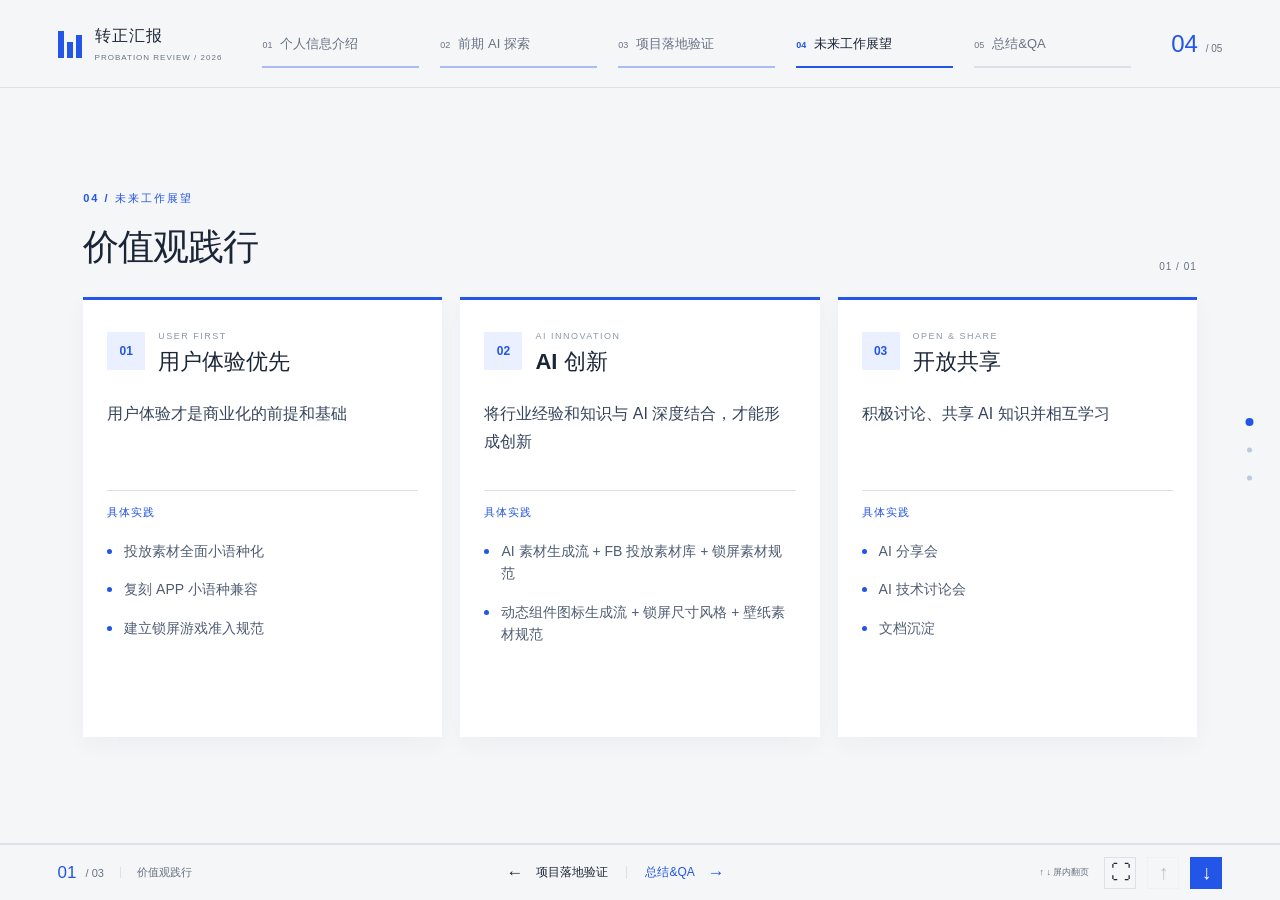
<file: docs/04-outlook.html>
<!doctype html><html lang="zh-CN"><head><meta charset="utf-8"><meta name="viewport" content="width=device-width,initial-scale=1"><meta name="color-scheme" content="light"><title>未来工作展望 · 陈天元转正汇报答辩</title><meta name="description" content="陈天元转正汇报答辩，纵向分屏演示。"><link rel="icon" href="data:image/svg+xml,%3Csvg xmlns='http://www.w3.org/2000/svg' viewBox='0 0 64 64'%3E%3Crect width='64' height='64' rx='12' fill='%232355e6'/%3E%3Ctext x='32' y='44' text-anchor='middle' fill='white' font-size='38'%3EC%3C/text%3E%3C/svg%3E"><link rel="stylesheet" href="assets/styles.css?v=12"><script src="assets/presentation.js?v=6" defer></script><style>@media(prefers-reduced-motion:no-preference){
  .project-reveal{transition:opacity .5s ease,translate .5s ease;transition-delay:var(--project-delay,0ms)}
  .project-reveal.is-pending{opacity:0;translate:0 18px}
}
</style></head><body data-page="3"><a class="skip-link" href="#outlook">跳至正文</a><header class="topbar"><a class="brand" href="index.html" aria-label="返回个人信息介绍"><span class="brand-icon" aria-hidden="true"><i></i><i></i><i></i></span><span>转正汇报<small>PROBATION REVIEW / 2026</small></span></a><nav class="progress-nav" aria-label="答辩章节"><a href="index.html" data-chapter="0" class="completed"><small>01</small>个人信息介绍<i></i></a><a href="02-ai-exploration.html" data-chapter="1" class="completed"><small>02</small>前期 AI 探索<i></i></a><a href="03-project-validation.html" data-chapter="2" class="completed"><small>03</small>项目落地验证<i></i></a><a href="04-outlook.html" data-chapter="3" aria-current="page"><small>04</small>未来工作展望<i></i></a><a href="05-summary-qa.html" data-chapter="4"><small>05</small>总结&QA<i></i></a></nav><span class="chapter-count"><strong>04</strong> / 05</span></header><main class="deck" id="main" tabindex="-1" aria-label="未来工作展望纵向演示"><section id="values" class="slide values-slide" data-chapter="3" data-label="价值观践行" aria-labelledby="values-title"><div class="slide-inner"><div class="slide-heading"><div><p class="eyebrow">04 / 未来工作展望</p><h2 id="values-title">价值观践行</h2></div><span class="module-stage">01 / 01</span></div><div class="values-grid"><article class="value-card"><header><span>01</span><div><small>USER FIRST</small><h3>用户体验优先</h3></div></header><p class="value-belief">用户体验才是商业化的前提和基础</p><div class="practice-title">具体实践</div><ul><li>投放素材全面小语种化</li><li>复刻 APP 小语种兼容</li><li>建立锁屏游戏准入规范</li></ul></article><article class="value-card"><header><span>02</span><div><small>AI INNOVATION</small><h3>AI 创新</h3></div></header><p class="value-belief">将行业经验和知识与 AI 深度结合，才能形成创新</p><div class="practice-title">具体实践</div><ul><li>AI 素材生成流 + FB 投放素材库 + 锁屏素材规范</li><li>动态组件图标生成流 + 锁屏尺寸风格 + 壁纸素材规范</li></ul></article><article class="value-card"><header><span>03</span><div><small>OPEN &amp; SHARE</small><h3>开放共享</h3></div></header><p class="value-belief">积极讨论、共享 AI 知识并相互学习</p><div class="practice-title">具体实践</div><ul><li>AI 分享会</li><li>AI 技术讨论会</li><li>文档沉淀</li></ul></article></div></div></section><section id="future-directions" class="slide future-directions-slide" data-chapter="3" data-label="未来工作展望" aria-labelledby="future-directions-title"><div class="slide-inner"><div class="slide-heading"><div><p class="eyebrow">04 / 未来工作展望</p><h2 id="future-directions-title">未来工作展望</h2></div><span class="module-stage">02 / 02</span></div><div class="future-direction-stack"><article class="future-direction"><header><span>01</span><div><h3>AI 锁屏游戏分发</h3><p>持续优化用户体验，提升游戏营收</p></div><small>GAMES DISTRIBUTION</small></header><div class="direction-list"><div><b>扩大有效游戏曝光</b><p>基于 GAID 圈选游戏用户，在亮灭屏等场景定向增加曝光，<strong>提高游戏点击 PV</strong>。</p></div><div><b>提升高频用户占比</b><p>增加「游戏复访」「召回促活」等功能，<strong>提高广告展示数并承接后续曝光增广告</strong>。</p></div><div><b>持续优化分发模型</b><p>结合国家、游戏、用户及收入数据迭代推荐策略，实现更精细化的游戏分发。</p></div></div></article><article class="future-direction opc-direction"><header><span>02</span><div><h3>OPC 应用复刻</h3><p>聚焦游戏类 APP 复刻，提升 AI 生产效率和商业转化效率</p></div><small>OPC REPLICATION</small></header><div class="direction-list"><div><b>沉淀标准化能力</b><p>持续完善 APP 扫描、复刻开发、测试、发布及商业化流程，提升批量生产效率。</p></div><div><b>探索复刻技术边界</b><p>从工具类 APP 逐步拓展至玩法和交互更复杂的游戏 APP，验证 AI 复刻能力上限。</p></div><div><b>打通分发闭环</b><p>将复刻侧与游戏分发侧结合，指导后续复刻方向与优先级。</p></div></div></article></div></div></section><section id="personal-development" class="slide personal-development-slide" data-chapter="3" data-label="个人发展期望" aria-labelledby="personal-development-title"><div class="slide-inner"><div class="slide-heading"><div><p class="eyebrow">04 / 未来工作展望</p><h2 id="personal-development-title">个人发展期望</h2></div><span class="module-stage">03 / 03</span></div><article class="career-vision"><span>职业发展</span><p>成为兼具 AI 能力、移动互联网业务理解和商业化能力的产品经理，结合实际业务，逐步形成可规模化复制的方法论，进一步完善业务闭环、推动价值增长。</p></article><div class="development-table-wrap"><table class="development-table"><thead><tr><th>专业能力目标</th><th>关键行动</th><th>预估完成时间</th></tr></thead><tbody><tr><td><b>互联网业务能力提高</b></td><td>围绕用户行为、推荐、留存、广告变现持续进行数据分析及策略迭代，最终沉淀方法论。</td><td><span>1 年内形成体系化能力</span></td></tr><tr><td><b>AI 规模化生产应用</b></td><td>沉淀 Agent / AI Coding / 分发验证等标准化生产链路，最终形成完整闭环。</td><td><span>1–2 年</span></td></tr></tbody></table></div></div></section></main><nav class="screen-dots" aria-label="本模块分屏导航"><a href="#values" aria-label="第 1 屏：价值观践行" title="价值观践行" aria-current="true"><i></i></a><a href="#future-directions" aria-label="第 2 屏：未来工作展望" title="未来工作展望"><i></i></a><a href="#personal-development" aria-label="第 3 屏：个人发展期望" title="个人发展期望"><i></i></a></nav><footer class="presentation-controls"><div class="current-screen"><strong>01</strong><span>/ 01</span><i></i><span class="screen-label">价值观践行</span></div><nav class="module-navigation" aria-label="切换模块"><a class="module-link previous-module" href="03-project-validation.html"><span>←</span>项目落地验证</a><span class="module-divider"></span><a class="module-link next-module" href="05-summary-qa.html">总结&QA<span>→</span></a></nav><div class="control-actions"><span class="keyboard-tip">↑ ↓ 屏内翻页</span><button class="fullscreen-button" aria-label="全屏演示" title="全屏演示（F）">⛶</button><button class="previous-screen" aria-label="上一屏" title="上一屏（↑）" disabled>↑</button><button class="next-screen" aria-label="下一屏" title="下一屏（↓）" disabled>↓</button></div></footer><div class="toast" role="status"></div><script src="assets/image-preview.js" defer></script><script>
(() => {
  if (!('IntersectionObserver' in window) || !matchMedia('(prefers-reduced-motion:no-preference)').matches) return;
  const deck = document.querySelector('.deck');
  const observer = new IntersectionObserver(entries => {
    for (const {target, isIntersecting} of entries) {
      if (!isIntersecting) continue;
      target.classList.remove('is-pending');
      observer.unobserve(target);
    }
  }, {root: deck});
  const highlights = 'img, h2, .value-card, .future-direction > header, .direction-list > div, .career-vision, tbody tr, .closing-statement, .qa-art, .thank-you-english';
  deck.querySelectorAll('.slide').forEach(slide => {
    slide.querySelectorAll(highlights).forEach((item, index) => {
      item.style.setProperty('--project-delay', Math.min(index, 6) * 65 + 'ms');
      item.classList.add('project-reveal', 'is-pending');
      observer.observe(item);
    });
  });
})();
</script></body></html>
</file>
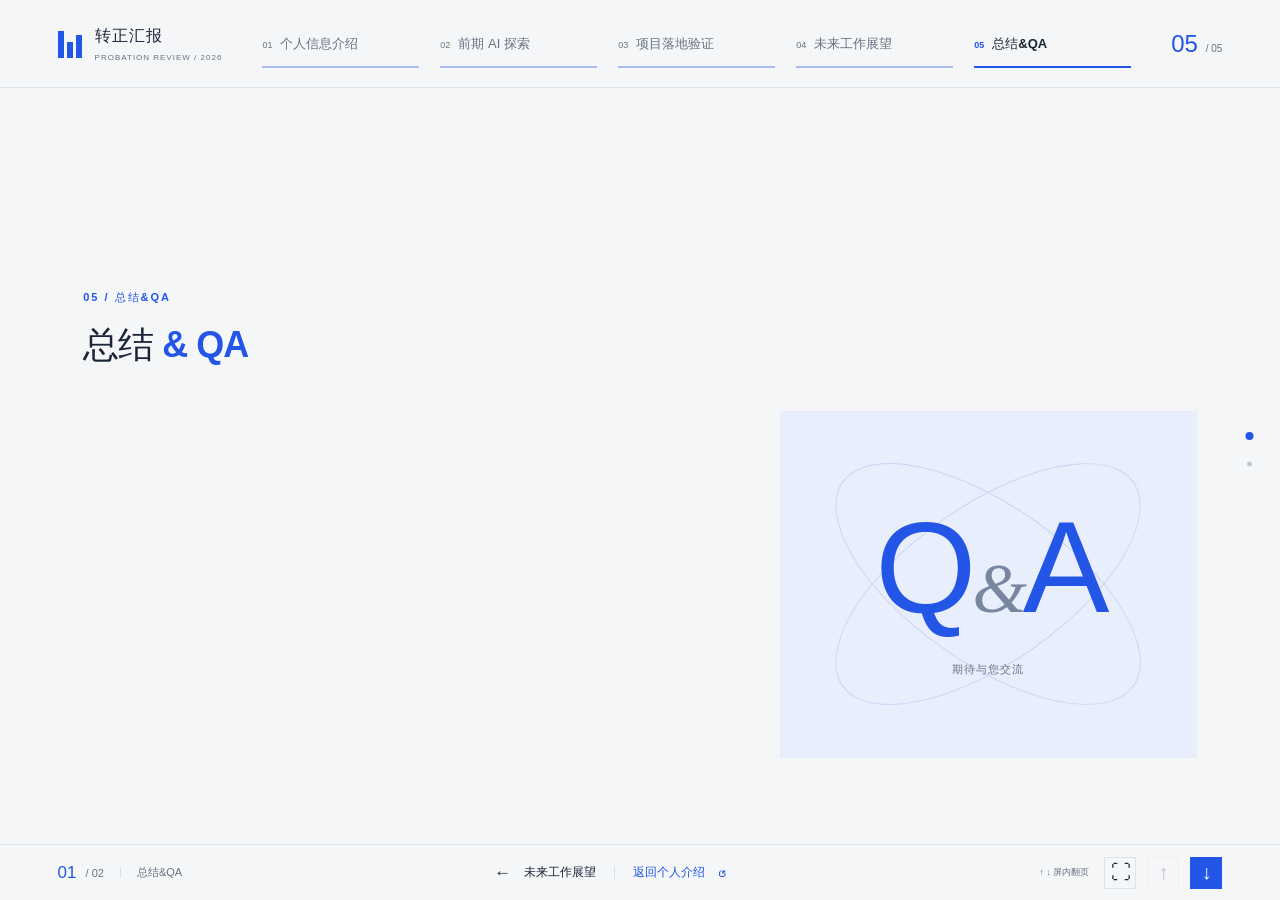
<file: docs/05-summary-qa.html>
<!doctype html><html lang="zh-CN"><head><meta charset="utf-8"><meta name="viewport" content="width=device-width,initial-scale=1"><meta name="color-scheme" content="light"><title>总结&QA · 陈天元转正汇报答辩</title><meta name="description" content="陈天元转正汇报答辩，纵向分屏演示。"><link rel="icon" href="data:image/svg+xml,%3Csvg xmlns='http://www.w3.org/2000/svg' viewBox='0 0 64 64'%3E%3Crect width='64' height='64' rx='12' fill='%232355e6'/%3E%3Ctext x='32' y='44' text-anchor='middle' fill='white' font-size='38'%3EC%3C/text%3E%3C/svg%3E"><link rel="stylesheet" href="assets/styles.css?v=12"><script src="assets/presentation.js?v=6" defer></script><style>@media(prefers-reduced-motion:no-preference){
  .project-reveal{transition:opacity .5s ease,translate .5s ease;transition-delay:var(--project-delay,0ms)}
  .project-reveal.is-pending{opacity:0;translate:0 18px}
}
</style><style>
@media(prefers-reduced-motion:no-preference){
  body.qa-scroll-ready #qa{min-height:calc(100% + 120px)}
  body.qa-scroll-ready .deck{scroll-snap-type:none}
  #qa .closing-statement{transition:opacity .8s ease,translate .8s ease}
  body.qa-scroll-ready:not(.qa-scroll-revealed) #qa .closing-statement{opacity:0;translate:0 30px}
  #thank-you .project-reveal{transition-duration:1s}
  #thank-you .project-reveal.is-pending{translate:0 48px}
}
</style></head><body data-page="4"><a class="skip-link" href="#qa">跳至正文</a><header class="topbar"><a class="brand" href="index.html" aria-label="返回个人信息介绍"><span class="brand-icon" aria-hidden="true"><i></i><i></i><i></i></span><span>转正汇报<small>PROBATION REVIEW / 2026</small></span></a><nav class="progress-nav" aria-label="答辩章节"><a href="index.html" data-chapter="0" class="completed"><small>01</small>个人信息介绍<i></i></a><a href="02-ai-exploration.html" data-chapter="1" class="completed"><small>02</small>前期 AI 探索<i></i></a><a href="03-project-validation.html" data-chapter="2" class="completed"><small>03</small>项目落地验证<i></i></a><a href="04-outlook.html" data-chapter="3" class="completed"><small>04</small>未来工作展望<i></i></a><a href="05-summary-qa.html" data-chapter="4" aria-current="page"><small>05</small>总结&QA<i></i></a></nav><span class="chapter-count"><strong>05</strong> / 05</span></header><main class="deck" id="main" tabindex="-1" aria-label="总结&QA纵向演示"><section id="qa" class="slide qa-slide" data-chapter="4" data-label="总结&QA" aria-labelledby="qa-title"><div class="slide-inner"><div class="slide-heading"><div><p class="eyebrow">05 / 总结&QA</p><h2 id="qa-title">总结 <em>& QA</em></h2></div></div><div class="qa-layout"><div class="qa-ending"><p class="closing-statement">以验证为起点，<em>持续创造业务价值。</em></p></div><div class="qa-art" aria-hidden="true"><span>Q<i>&</i>A</span><p>期待与您交流</p></div></div></div></section><section id="thank-you" class="slide thank-you-slide" data-chapter="4" data-label="感谢聆听" aria-labelledby="thank-you-title"><div class="slide-inner"><p class="eyebrow thank-you-chapter">05 / 总结&amp;QA</p><div class="thank-you-composition"><span class="thank-you-rule" aria-hidden="true"></span><p class="thank-you-english">THANK YOU<br>FOR YOUR TIME</p><h2 id="thank-you-title">感谢聆听</h2><div class="thank-you-signature">陈天元<span aria-hidden="true"> / </span>桌面生态业务部</div></div><span class="thank-you-orbit orbit-one" aria-hidden="true"></span><span class="thank-you-orbit orbit-two" aria-hidden="true"></span></div></section></main><nav class="screen-dots" aria-label="本模块分屏导航"><a href="#qa" aria-label="第 1 屏：总结与 QA" title="总结与 QA" aria-current="true"><i></i></a><a href="#thank-you" aria-label="第 2 屏：感谢聆听" title="感谢聆听"><i></i></a></nav><footer class="presentation-controls"><div class="current-screen"><strong>01</strong><span>/ 01</span><i></i><span class="screen-label">总结&QA</span></div><nav class="module-navigation" aria-label="切换模块"><a class="module-link previous-module" href="04-outlook.html"><span>←</span>未来工作展望</a><span class="module-divider"></span><a class="module-link next-module" href="index.html">返回个人介绍<span>↺</span></a></nav><div class="control-actions"><span class="keyboard-tip">↑ ↓ 屏内翻页</span><button class="fullscreen-button" aria-label="全屏演示" title="全屏演示（F）">⛶</button><button class="previous-screen" aria-label="上一屏" title="上一屏（↑）" disabled>↑</button><button class="next-screen" aria-label="下一屏" title="下一屏（↓）" disabled>↓</button></div></footer><div class="toast" role="status"></div><script src="assets/image-preview.js" defer></script><script>
(() => {
  if (!('IntersectionObserver' in window) || !matchMedia('(prefers-reduced-motion:no-preference)').matches) return;
  const deck = document.querySelector('.deck');
  const observer = new IntersectionObserver(entries => {
    for (const {target, isIntersecting} of entries) {
      if (!isIntersecting) continue;
      target.classList.remove('is-pending');
      observer.unobserve(target);
    }
  }, {root: deck});
  const highlights = 'img, h2, .value-card, .future-direction > header, .direction-list > div, .career-vision, tbody tr, .qa-art, .thank-you-english';
  deck.querySelectorAll('.slide').forEach(slide => {
    slide.querySelectorAll(highlights).forEach((item, index) => {
      item.style.setProperty('--project-delay', Math.min(index, 6) * 65 + 'ms');
      item.classList.add('project-reveal', 'is-pending');
      observer.observe(item);
    });
  });
})();
</script><script>
(() => {
  if (!matchMedia('(prefers-reduced-motion:no-preference)').matches) return;
  const deck = document.querySelector('.deck');
  document.body.classList.add('qa-scroll-ready');
  const reveal = () => {
    if (deck.scrollTop < 24) return;
    document.body.classList.add('qa-scroll-revealed');
    deck.removeEventListener('scroll', reveal);
  };
  deck.addEventListener('scroll', reveal, {passive:true});
  reveal();
})();
</script></body></html>
</file>
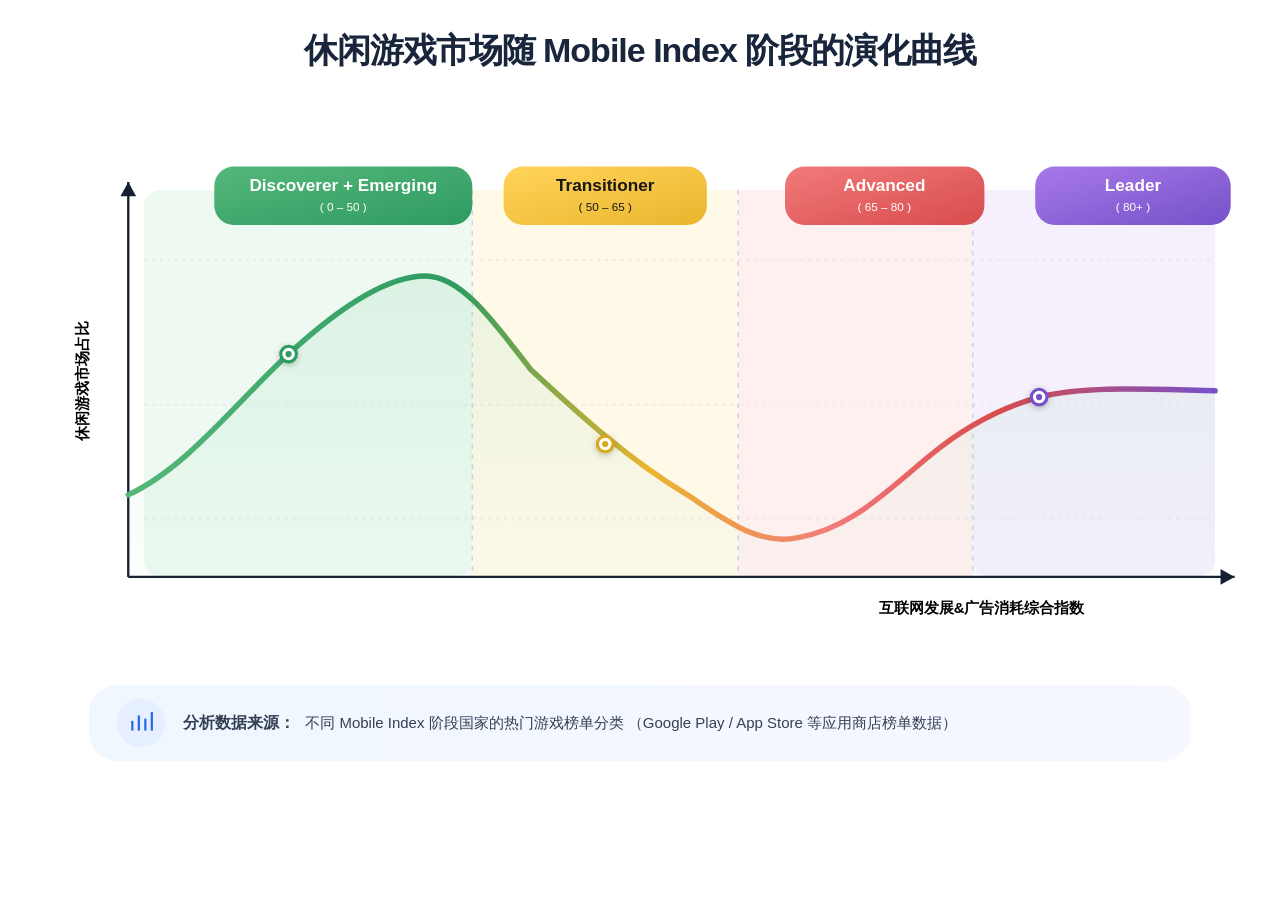
<file: docs/assets/dashboards/casual-game-market.html>
<!DOCTYPE html>
<html lang="zh-CN">
<head>
<meta charset="UTF-8">
<meta name="viewport" content="width=device-width, initial-scale=1.0">
<title>休闲游戏市场 × Mobile Index 阶段</title>

<style>
* {
  box-sizing: border-box;
}

body {
  margin: 0;
  background: #ffffff;
  color: #18253b;
  font-family:
    -apple-system,
    BlinkMacSystemFont,
    "Segoe UI",
    "PingFang SC",
    "Hiragino Sans GB",
    "Microsoft YaHei",
    Arial,
    sans-serif;
}

.page {
  width: min(1500px, 96vw);
  margin: 0 auto;
  padding: 28px 28px 32px;
}

h1 {
  text-align: center;
  margin: 0 0 26px;
  font-size: 34px;
  font-weight: 800;
  letter-spacing: -1px;
}

.subtitle {
  text-align: center;
  margin: 8px 0 28px;
  color: #718096;
  font-size: 17px;
}

.chart-wrap {
  position: relative;
  width: 100%;
  overflow: visible;
}

svg {
  width: 100%;
  height: auto;
  display: block;
  overflow: visible;
}

/* =========================
   Stage Titles
========================= */

.stage-title {
  font-size: 22px;
  font-weight: 800;
}

.stage-score {
  font-size: 15px;
  font-weight: 500;
}

.axis-label {
  font-size: 19px;
  font-weight: 800;
}

.axis-small {
  font-size: 17px;
  font-weight: 650;
}

/* =========================
   Interactive Points
========================= */

.callout {
  cursor: pointer;
}

.callout-line {
  stroke-width: 2;
  stroke-dasharray: 4 5;
  opacity: .8;
}

.callout-dot {
  fill: #ffffff;
  stroke-width: 4;
  transition: all .15s ease;
}

.callout:hover .callout-dot {
  r: 10;
}

/* =========================
   Tooltip
========================= */

.tooltip {
  position: fixed;
  z-index: 99;

  width: 300px;

  padding: 14px 16px;

  border-radius: 12px;

  background: rgba(20, 20, 20, 0.96);
  color: #ffffff;

  box-shadow:
    0 12px 30px rgba(0, 0, 0, .22);

  pointer-events: none;

  opacity: 0;

  transform: translate(-50%, -115%);

  transition: opacity .12s ease;

  font-size: 14px;
  line-height: 1.65;
}

.tooltip.show {
  opacity: 1;
}

.tooltip strong {
  display: block;

  margin-bottom: 4px;

  font-size: 15px;
  font-weight: 750;

  color: #ffffff;
}

/* =========================
   Footer
========================= */

.footer {
  margin: 22px auto 0;

  width: 94%;
  min-height: 72px;

  border-radius: 28px;

  background: linear-gradient(
    90deg,
    #f0f7ff,
    #f6f7ff
  );

  display: flex;
  align-items: center;

  gap: 18px;

  padding: 14px 28px;
}

.footer-icon {
  width: 48px;
  height: 48px;

  border-radius: 50%;

  background: #e5efff;

  display: grid;
  place-items: center;

  flex: none;
}

.footer-icon svg {
  width: 26px;
  height: 26px;
}

.footer-title {
  font-size: 16px;
  font-weight: 800;
  margin-right: 6px;
}

.footer-text {
  font-size: 15px;
  color: #344054;
  line-height: 1.55;
}

/* =========================
   Responsive
========================= */

@media (max-width: 900px) {

  h1 {
    font-size: 26px;
  }

  .subtitle {
    font-size: 14px;
  }

  .stage-title {
    font-size: 17px;
  }

  .stage-score {
    font-size: 12px;
  }

  .axis-label {
    font-size: 15px;
  }

  .axis-small {
    font-size: 13px;
  }

  .footer {
    width: 100%;
    border-radius: 18px;
    padding: 12px 16px;
  }

  .footer-text {
    font-size: 12px;
  }

  .tooltip {
    width: 250px;
  }
}
</style>
</head>


<body>

<div class="page">

  <h1>
    休闲游戏市场随 Mobile Index 阶段的演化曲线
  </h1>

  <div class="chart-wrap">

    <svg
      viewBox="0 0 1500 720"
      role="img"
      aria-label="休闲游戏市场随 Mobile Index 阶段变化趋势"
    >

      <defs>

        <!--
          Discoverer + Emerging
          Green
        -->
        <linearGradient
          id="stageGreen"
          x1="0"
          y1="0"
          x2="1"
          y2="1"
        >
          <stop offset="0%" stop-color="#55B77A"/>
          <stop offset="100%" stop-color="#2E9B61"/>
        </linearGradient>


        <!--
          Transitioner
          Yellow
        -->
        <linearGradient
          id="stageYellow"
          x1="0"
          y1="0"
          x2="1"
          y2="1"
        >
          <stop offset="0%" stop-color="#FFD45A"/>
          <stop offset="100%" stop-color="#EAB52E"/>
        </linearGradient>


        <!--
          Advanced
          Red
        -->
        <linearGradient
          id="stageRed"
          x1="0"
          y1="0"
          x2="1"
          y2="1"
        >
          <stop offset="0%" stop-color="#F27A7A"/>
          <stop offset="100%" stop-color="#D84C4C"/>
        </linearGradient>


        <!--
          Leader
          Purple
        -->
        <linearGradient
          id="stagePurple"
          x1="0"
          y1="0"
          x2="1"
          y2="1"
        >
          <stop offset="0%" stop-color="#A779E8"/>
          <stop offset="100%" stop-color="#7651C9"/>
        </linearGradient>


        <!--
          Main curve gradient
        -->
        <linearGradient
          id="curveGradient"
          x1="0"
          y1="0"
          x2="1"
          y2="0"
        >
          <stop
            offset="0%"
            stop-color="#55B77A"
          />

          <stop
            offset="30%"
            stop-color="#2E9B61"
          />

          <stop
            offset="48%"
            stop-color="#EAB52E"
          />

          <stop
            offset="65%"
            stop-color="#F27A7A"
          />

          <stop
            offset="80%"
            stop-color="#D84C4C"
          />

          <stop
            offset="100%"
            stop-color="#7651C9"
          />
        </linearGradient>


        <!--
          Curve area
        -->
        <linearGradient
          id="areaGradient"
          x1="0"
          y1="0"
          x2="0"
          y2="1"
        >
          <stop
            offset="0%"
            stop-color="#8BD5A8"
            stop-opacity=".18"
          />

          <stop
            offset="100%"
            stop-color="#8BD5A8"
            stop-opacity=".02"
          />
        </linearGradient>


        <!-- Tooltip point shadow -->
        <filter
          id="dotShadow"
          x="-100%"
          y="-100%"
          width="300%"
          height="300%"
        >
          <feDropShadow
            dx="0"
            dy="2"
            stdDeviation="4"
            flood-color="#111827"
            flood-opacity=".25"
          />
        </filter>

      </defs>


      <!-- ==================================================
           Plot Background
      ================================================== -->

      <rect
        x="115"
        y="115"
        width="1370"
        height="495"
        rx="22"
        fill="#F8FAFC"
      />


      <!-- ==================================================
           Stage Background
      ================================================== -->

      <!-- Discoverer + Emerging -->
      <rect
        x="115"
        y="115"
        width="420"
        height="495"
        rx="22"
        fill="#EDF9F1"
      />


      <!-- Transitioner -->
      <rect
        x="535"
        y="115"
        width="340"
        height="495"
        fill="#FFF9E8"
      />


      <!-- Advanced -->
      <rect
        x="875"
        y="115"
        width="300"
        height="495"
        fill="#FFF0F0"
      />


      <!-- Leader -->
      <rect
        x="1175"
        y="115"
        width="310"
        height="495"
        rx="22"
        fill="#F5F0FC"
      />


      <!-- ==================================================
           Stage Separators
      ================================================== -->

      <line
        x1="535"
        y1="115"
        x2="535"
        y2="610"
        stroke="#CBD5E1"
        stroke-width="2"
        stroke-dasharray="6 7"
      />

      <line
        x1="875"
        y1="115"
        x2="875"
        y2="610"
        stroke="#CBD5E1"
        stroke-width="2"
        stroke-dasharray="6 7"
      />

      <line
        x1="1175"
        y1="115"
        x2="1175"
        y2="610"
        stroke="#CBD5E1"
        stroke-width="2"
        stroke-dasharray="6 7"
      />


      <!-- ==================================================
           Horizontal Grid
      ================================================== -->

      <line
        x1="115"
        y1="205"
        x2="1485"
        y2="205"
        stroke="#D7DEE8"
        stroke-dasharray="4 6"
      />

      <line
        x1="115"
        y1="390"
        x2="1485"
        y2="390"
        stroke="#D7DEE8"
        stroke-dasharray="4 6"
      />

      <line
        x1="115"
        y1="535"
        x2="1485"
        y2="535"
        stroke="#D7DEE8"
        stroke-dasharray="4 6"
      />


      <!-- ==================================================
           Stage Titles
      ================================================== -->

      <!-- Discoverer + Emerging -->
      <rect
        x="205"
        y="85"
        width="330"
        height="75"
        rx="25"
        fill="url(#stageGreen)"
      />

      <text
        x="370"
        y="117"
        text-anchor="middle"
        fill="#FFFFFF"
        class="stage-title"
      >
        Discoverer + Emerging
      </text>

      <text
        x="370"
        y="142"
        text-anchor="middle"
        fill="#FFFFFF"
        class="stage-score"
      >
        ( 0 – 50 )
      </text>


      <!-- Transitioner -->
      <rect
        x="575"
        y="85"
        width="260"
        height="75"
        rx="25"
        fill="url(#stageYellow)"
      />

      <text
        x="705"
        y="117"
        text-anchor="middle"
        fill="#171717"
        class="stage-title"
      >
        Transitioner
      </text>

      <text
        x="705"
        y="142"
        text-anchor="middle"
        fill="#171717"
        class="stage-score"
      >
        ( 50 – 65 )
      </text>


      <!-- Advanced -->
      <rect
        x="935"
        y="85"
        width="255"
        height="75"
        rx="25"
        fill="url(#stageRed)"
      />

      <text
        x="1062"
        y="117"
        text-anchor="middle"
        fill="#FFFFFF"
        class="stage-title"
      >
        Advanced
      </text>

      <text
        x="1062"
        y="142"
        text-anchor="middle"
        fill="#FFFFFF"
        class="stage-score"
      >
        ( 65 – 80 )
      </text>


      <!-- Leader -->
      <rect
        x="1255"
        y="85"
        width="250"
        height="75"
        rx="25"
        fill="url(#stagePurple)"
      />

      <text
        x="1380"
        y="117"
        text-anchor="middle"
        fill="#FFFFFF"
        class="stage-title"
      >
        Leader
      </text>

      <text
        x="1380"
        y="142"
        text-anchor="middle"
        fill="#FFFFFF"
        class="stage-score"
      >
        ( 80+ )
      </text>


      <!-- ==================================================
           Axes
      ================================================== -->

      <line
        x1="95"
        y1="610"
        x2="1510"
        y2="610"
        stroke="#172033"
        stroke-width="3"
      />

      <polygon
        points="1510,610 1492,600 1492,620"
        fill="#172033"
      />


      <line
        x1="95"
        y1="610"
        x2="95"
        y2="105"
        stroke="#172033"
        stroke-width="3"
      />

      <polygon
        points="95,105 85,123 105,123"
        fill="#172033"
      />


      <!-- ==================================================
           Y Axis
      ================================================== -->

      <!-- X Axis -->

      <text
        x="1318"
        y="656"
        text-anchor="end"
        class="axis-label"
      >
        互联网发展&amp;广告消耗综合指数
      </text>

      <text
        x="42"
        y="360"
        text-anchor="middle"
        class="axis-label"
        transform="rotate(-90 42 360)"
      >
        休闲游戏市场占比
      </text>


      <!-- ==================================================
           Curve Area
      ================================================== -->

      <path
        d="
          M95 505

          C170 470
          230 390
          300 325

          C365 265
          425 225
          475 225

          C520 225
          560 280
          610 345

          C675 405
          735 460
          810 505

          C855 535
          900 570
          950 560

          C1020 548
          1065 500
          1120 455

          C1160 422
          1205 395
          1260 380

          C1320 365
          1400 370
          1485 372

          L1485 610
          L95 610
          Z
        "
        fill="url(#areaGradient)"
      />


      <!-- ==================================================
           Main Curve
      ================================================== -->

      <path
        d="
          M95 505

          C170 470
          230 390
          300 325

          C365 265
          425 225
          475 225

          C520 225
          560 280
          610 345

          C675 405
          735 460
          810 505

          C855 535
          900 570
          950 560

          C1020 548
          1065 500
          1120 455

          C1160 422
          1205 395
          1260 380

          C1320 365
          1400 370
          1485 372
        "
        fill="none"
        stroke="url(#curveGradient)"
        stroke-width="7"
        stroke-linecap="round"
      />


      <!-- ==================================================
           Interactive Point 1
           Discoverer + Emerging
      ================================================== -->

      <g
        class="callout"
        data-title="市场第一次上升"
        data-text="手机用户增长，游戏玩家变多"
      >

        <circle
          cx="300"
          cy="325"
          r="10"
          class="callout-dot"
          stroke="#2E9B61"
          filter="url(#dotShadow)"
        />

        <circle
          cx="300"
          cy="325"
          r="4"
          fill="#2E9B61"
        />

      </g>


      <!-- ==================================================
           Interactive Point 2
           Transitioner / Advanced decline
      ================================================== -->

      <g
        class="callout"
        data-title="市场下降"
        data-text="模拟器游戏、轻度在线游戏、重度多人游戏、长期 Live Service 游戏占领市场"
      >

        <circle
          cx="705"
          cy="440"
          r="10"
          class="callout-dot"
          stroke="#D7A91F"
          filter="url(#dotShadow)"
        />

        <circle
          cx="705"
          cy="440"
          r="4"
          fill="#D7A91F"
        />

      </g>


      <!-- ==================================================
           Interactive Point 3
           Leader Recovery
      ================================================== -->

      <g
        class="callout"
        data-title="市场上升"
        data-text="有创意、高质量休闲回到玩家视野"
      >

        <circle
          cx="1260"
          cy="380"
          r="10"
          class="callout-dot"
          stroke="#7651C9"
          filter="url(#dotShadow)"
        />

        <circle
          cx="1260"
          cy="380"
          r="4"
          fill="#7651C9"
        />

      </g>

    </svg>

  </div>


  <!-- ==================================================
       Data Source
  ================================================== -->

  <div class="footer">

    <div class="footer-icon">

      <svg
        viewBox="0 0 24 24"
        fill="none"
        stroke="#2563EB"
        stroke-width="2"
      >
        <path d="M4 19V10"/>
        <path d="M10 19V5"/>
        <path d="M16 19V8"/>
        <path d="M22 19V2"/>
      </svg>

    </div>

    <div class="footer-text">

      <span class="footer-title">
        分析数据来源：
      </span>

      不同 Mobile Index 阶段国家的热门游戏榜单分类
      （Google Play / App Store 等应用商店榜单数据）

    </div>

  </div>

</div>


<!-- ==================================================
     Black Hover Tooltip
================================================== -->

<div
  class="tooltip"
  id="tooltip"
>
  <strong id="tooltipTitle"></strong>

  <span id="tooltipText"></span>
</div>


<script>

const tooltip =
  document.getElementById("tooltip");

const titleEl =
  document.getElementById("tooltipTitle");

const textEl =
  document.getElementById("tooltipText");


document
  .querySelectorAll(".callout")
  .forEach(el => {

    el.addEventListener(
      "mouseenter",
      () => {

        titleEl.textContent =
          el.dataset.title;

        textEl.textContent =
          el.dataset.text;

        tooltip.classList.add("show");

      }
    );


    el.addEventListener(
      "mousemove",
      event => {

        tooltip.style.left =
          event.clientX + "px";

        tooltip.style.top =
          event.clientY + "px";

      }
    );


    el.addEventListener(
      "mouseleave",
      () => {

        tooltip.classList.remove("show");

      }
    );

  });

</script>

<script src="../image-preview.js" defer></script></body>
</html>
</file>
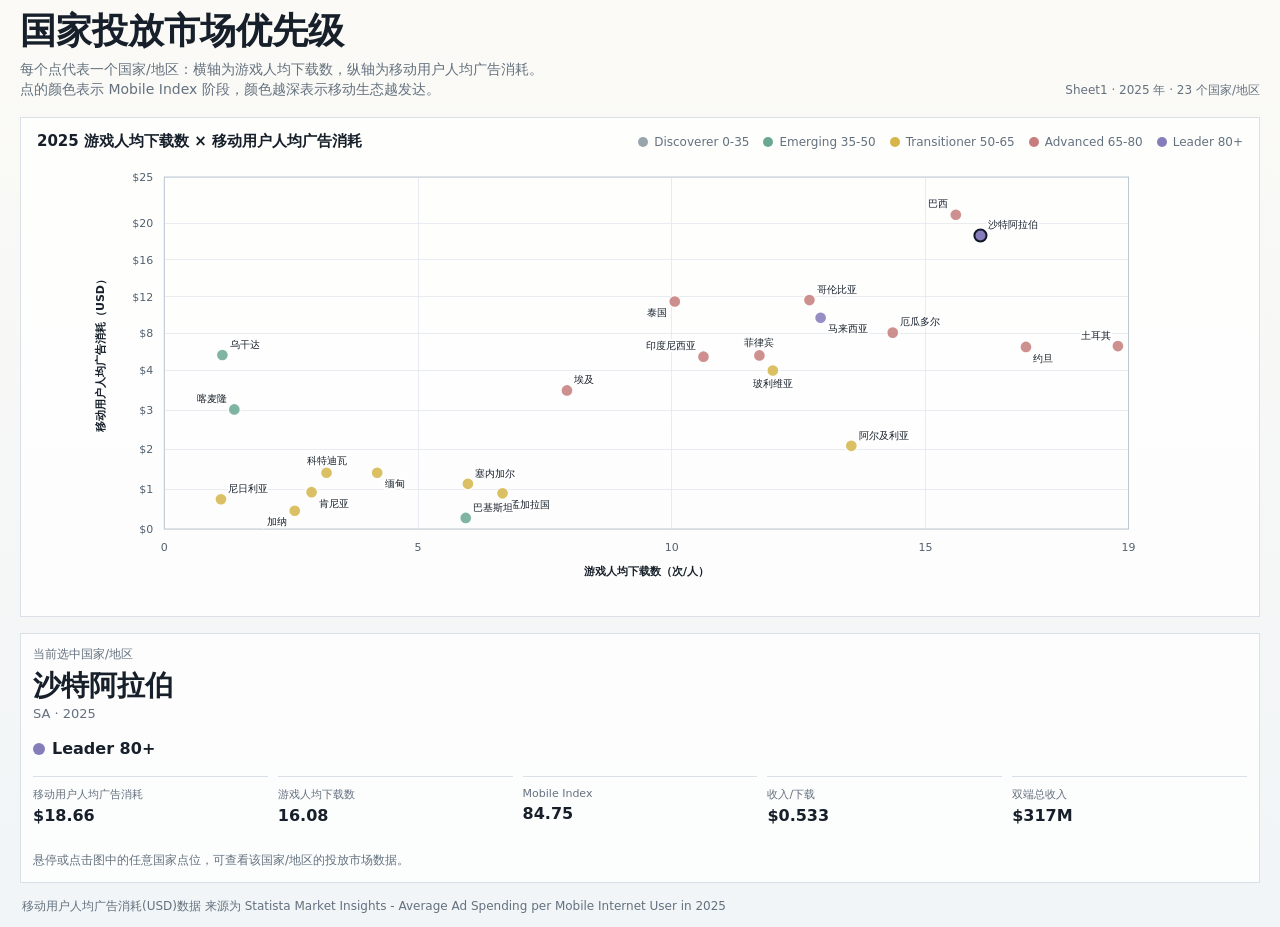
<file: docs/assets/dashboards/country-priority.html>
<!doctype html>
<html lang="zh-CN">
<head>
  <meta charset="utf-8">
  <meta name="viewport" content="width=device-width, initial-scale=1">
  <title>手游市场分析看板</title>
</head>
<body>
<div id="mobile-game-dashboard" class="mgd-root">
  <style>
    #mobile-game-dashboard {
      --ink: #17202a;
      --muted: #64717f;
      --panel: #ffffff;
      --line: #d9e0e7;
      --soft: #f7f4ed;
      --discoverer: #98a5ad;
      --emerging: #6ba894;
      --transitioner: #d6b64b;
      --advanced: #c77d7d;
      --leader: #857cba;
      --accent: #176f86;
      font-family: Inter, ui-sans-serif, system-ui, -apple-system, BlinkMacSystemFont, "Segoe UI", sans-serif;
      color: var(--ink);
      background: linear-gradient(180deg, #fbfaf6 0%, #f1f5f7 100%);
      min-height: 100vh;
      padding: 12px;
      box-sizing: border-box;
    }
    #mobile-game-dashboard * { box-sizing: border-box; }
    #mobile-game-dashboard .shell { max-width: 1240px; margin: 0 auto; }
    #mobile-game-dashboard .tab-shell { max-width: 1240px; margin: 0 auto 18px; }
    #mobile-game-dashboard .tabs { display: flex; gap: 8px; align-items: center; border-bottom: 1px solid var(--line); }
    #mobile-game-dashboard .tab-button { appearance: none; border: 1px solid transparent; border-bottom: 0; background: transparent; color: var(--muted); cursor: pointer; font: inherit; font-size: 14px; font-weight: 720; padding: 12px 16px; min-height: 44px; }
    #mobile-game-dashboard .tab-button[aria-selected="true"] { background: rgba(255,255,255,.86); border-color: var(--line); color: var(--ink); }
    #mobile-game-dashboard .tab-panel { display: none; }
    #mobile-game-dashboard .tab-panel.active { display: block; }
    #mobile-game-dashboard #tab3Panel { display: block; }
    #mobile-game-dashboard #tab3Panel { display: block; }
    #mobile-game-dashboard .tab2-frame { width: 100%; min-height: 1120px; border: 1px solid var(--line); background: #ffffff; display: block; }
    #mobile-game-dashboard .topbar { display: flex; align-items: flex-end; justify-content: space-between; gap: 24px; margin-bottom: 18px; }
    body { margin: 0; }
    #mobile-game-dashboard h1 { margin: 0; font-size: 36px; line-height: 1.08; letter-spacing: 0; font-weight: 760; }
    #mobile-game-dashboard .subtitle { margin: 8px 0 0; color: var(--muted); font-size: 14px; line-height: 1.45; max-width: 720px; }
    #mobile-game-dashboard .source { color: var(--muted); font-size: 12px; text-align: right; white-space: nowrap; }
    #mobile-game-dashboard .metrics { display: grid; grid-template-columns: repeat(4, minmax(0, 1fr)); gap: 10px; margin: 16px 0 18px; }
    #mobile-game-dashboard .metric { background: rgba(255,255,255,.74); border: 1px solid var(--line); padding: 12px 14px; min-height: 72px; }
    #mobile-game-dashboard .metric .label { color: var(--muted); font-size: 12px; margin-bottom: 6px; }
    #mobile-game-dashboard .metric .value { font-size: 22px; font-weight: 740; }
    #mobile-game-dashboard .layout { display: block; }
    #mobile-game-dashboard .chart-wrap, #mobile-game-dashboard .detail { background: rgba(255,255,255,.82); border: 1px solid var(--line); }
    #mobile-game-dashboard .chart-wrap { min-height: 500px; padding: 14px 16px 12px; position: relative; }
    #mobile-game-dashboard .chart-head { display: flex; justify-content: space-between; gap: 16px; align-items: center; margin-bottom: 4px; }
    #mobile-game-dashboard .chart-title { font-size: 15px; font-weight: 700; }
    #mobile-game-dashboard .legend { display: flex; flex-wrap: wrap; justify-content: flex-end; gap: 10px 14px; color: var(--muted); font-size: 12px; }
    #mobile-game-dashboard .legend-item { display: inline-flex; align-items: center; gap: 6px; }
    #mobile-game-dashboard .swatch { width: 10px; height: 10px; border-radius: 50%; display: inline-block; }
    #mobile-game-dashboard .svg-box { width: 100%; height: 440px; }
    #mobile-game-dashboard svg { width: 100%; height: 100%; display: block; overflow: visible; }
    #mobile-game-dashboard .axis, #mobile-game-dashboard .axis-title, #mobile-game-dashboard .point-label { fill: var(--ink); font-size: 12px; }
    #mobile-game-dashboard .axis { fill: #536170; }
    #mobile-game-dashboard .grid { stroke: #e6ebef; shape-rendering: crispEdges; }
    #mobile-game-dashboard .frame { fill: none; stroke: #b9c4ce; }
    #mobile-game-dashboard .revenue-band { opacity: .62; }
    #mobile-game-dashboard .band-separator { stroke: #cfd8df; stroke-width: 1; }
    #mobile-game-dashboard .band-label { fill: #536170; font-size: 11px; }
    #mobile-game-dashboard .point { cursor: pointer; stroke: rgba(255,255,255,.95); stroke-width: 1.6; opacity: .86; transition: opacity .15s ease; }
    #mobile-game-dashboard .point:hover, #mobile-game-dashboard .point.active { opacity: 1; stroke: #111827; stroke-width: 2.2; }
    #mobile-game-dashboard .point-label { paint-order: stroke; stroke: white; stroke-width: 4px; font-size: 11px; pointer-events: none; }
    #mobile-game-dashboard .point-label.reference-label { fill: #b7c0c8; }
    #mobile-game-dashboard .point.highlight-point { stroke: #17202a; stroke-width: 2.6; opacity: 1; }
    #mobile-game-dashboard .point-label.highlight-label { fill: #c9342d; font-weight: 740; }
    #mobile-game-dashboard .axis-break { stroke: #7d8a96; stroke-width: 1.4; }
    #mobile-game-dashboard .axis-note { fill: #64717f; font-size: 11px; }
    #mobile-game-dashboard .detail { padding: 12px; min-height: auto; margin-top: 16px; }
    #mobile-game-dashboard .detail-kicker { color: var(--muted); font-size: 12px; margin-bottom: 8px; }
    #mobile-game-dashboard .country-name { font-size: 28px; font-weight: 760; line-height: 1.1; margin-bottom: 4px; }
    #mobile-game-dashboard .country-code { color: var(--muted); font-size: 13px; margin-bottom: 18px; }
    #mobile-game-dashboard .stage-badge { display: inline-flex; align-items: center; gap: 7px; font-weight: 700; margin-bottom: 18px; }
    #mobile-game-dashboard .stage-dot { width: 12px; height: 12px; border-radius: 50%; display: inline-block; }
    #mobile-game-dashboard .detail-grid { display: grid; grid-template-columns: repeat(5, minmax(0, 1fr)); gap: 10px; }
    #mobile-game-dashboard .field { border-top: 1px solid var(--line); padding-top: 10px; min-height: 58px; }
    #mobile-game-dashboard .field.wide { grid-column: 1 / -1; }
    #mobile-game-dashboard .field-label { color: var(--muted); font-size: 11px; margin-bottom: 4px; }
    #mobile-game-dashboard .field-value { font-size: 16px; font-weight: 690; line-height: 1.25; overflow-wrap: anywhere; }
    #mobile-game-dashboard .hint { color: var(--muted); font-size: 12px; line-height: 1.45; margin-top: 18px; }
    #mobile-game-dashboard .tab3-footnote { color: var(--muted); font-size: 12px; line-height: 1.5; margin: 14px 2px 0; }
    #mobile-game-dashboard .tooltip { position: fixed; z-index: 20; pointer-events: none; background: #17202a; color: white; border: 1px solid rgba(255,255,255,.15); padding: 9px 10px; font-size: 12px; line-height: 1.35; min-width: 170px; box-shadow: 0 8px 28px rgba(23,32,42,.22); opacity: 0; transform: translate(-50%, calc(-100% - 14px)); }
    #mobile-game-dashboard .tooltip strong { display: block; font-size: 13px; margin-bottom: 3px; }
    @media (max-width: 900px) {
      #mobile-game-dashboard { padding: 18px; }
      #mobile-game-dashboard h1 { font-size: 30px; }
      #mobile-game-dashboard .tabs { align-items: stretch; overflow-x: auto; }
      #mobile-game-dashboard .tab-button { white-space: nowrap; }
      #mobile-game-dashboard .topbar { align-items: flex-start; flex-direction: column; gap: 8px; }
      #mobile-game-dashboard .source { text-align: left; white-space: normal; }
      #mobile-game-dashboard .metrics { grid-template-columns: repeat(2, minmax(0, 1fr)); }
      #mobile-game-dashboard .chart-wrap, #mobile-game-dashboard .detail { min-height: auto; }
      #mobile-game-dashboard .svg-box { height: 580px; }
      #mobile-game-dashboard .chart-head { align-items: flex-start; flex-direction: column; }
      #mobile-game-dashboard .legend { justify-content: flex-start; }
      #mobile-game-dashboard .detail-grid { grid-template-columns: repeat(2, minmax(0, 1fr)); }
    }
    @media (max-width: 560px) {
      #mobile-game-dashboard { padding: 12px; }
      #mobile-game-dashboard h1 { font-size: 26px; }
      #mobile-game-dashboard .metrics { grid-template-columns: 1fr; }
      #mobile-game-dashboard .detail-grid { grid-template-columns: 1fr; }
      #mobile-game-dashboard .svg-box { height: 500px; }
    }
  </style>

  <section class="tab-panel" id="tab1Panel" role="tabpanel" aria-labelledby="tab3Button">
  <div class="shell">
    <div class="topbar">
      <div>
        <h1>2025 手游市场 Martix</h1>
        <p class="subtitle">每个点代表一个国家/地区：横轴为游戏人均下载数，纵轴为收入/下载。点的颜色表示 Mobile Index 阶段；20 以后横轴压缩显示。</p>
      </div>
      <div class="source">Sheet1 · 2025 年 · 55 个国家/地区</div>
    </div>
    <div class="metrics" id="mgdMetrics"></div>
    <div class="layout">
      <section class="chart-wrap" aria-label="2025 年国家游戏人均下载与收入下载比散点图">
        <div class="chart-head">
          <div class="chart-title">2025 游戏人均下载数 × 收入/下载</div>
          <div class="legend" id="mgdLegend"></div>
        </div>
        <div class="svg-box"><svg id="mgdChart" role="img" aria-label="Revenue per download by per capita game downloads"></svg></div>
      </section>
      <aside class="detail" id="mgdDetail" aria-live="polite"></aside>
    </div>
  </div>
  </section>
  <section class="tab-panel" id="tab2Panel" role="tabpanel" aria-labelledby="tab2Button">
    <div class="shell">
      <iframe class="tab2-frame" id="tab2Frame" title="Tab2 - 休闲游戏市场曲线" src="Tab2%20-%20%E4%BC%91%E9%97%B2%E6%B8%B8%E6%88%8F%E5%B8%82%E5%9C%BA%E6%9B%B2%E7%BA%BF.html"></iframe>
    </div>
  </section>
  <section class="tab-panel active" id="tab3Panel" role="tabpanel" aria-labelledby="tab1Button">
    <div class="shell">
      <div class="topbar">
        <div>
          <h1>国家投放市场优先级</h1>
          <p class="subtitle">每个点代表一个国家/地区：横轴为游戏人均下载数，纵轴为移动用户人均广告消耗。<br>点的颜色表示 Mobile Index 阶段，颜色越深表示移动生态越发达。</p>
        </div>
        <div class="source">Sheet1 · 2025 年 · 23 个国家/地区</div>
      </div>
      <section class="chart-wrap" aria-label="国家投放市场优先级散点图">
        <div class="chart-head">
          <div class="chart-title">2025 游戏人均下载数 × 移动用户人均广告消耗</div>
          <div class="legend" id="tab3Legend"></div>
        </div>
        <div class="svg-box"><svg id="tab3Chart" role="img" aria-label="Average ad spending per mobile internet user by per capita game downloads"></svg></div>
      </section>
      <aside class="detail" id="tab3Detail" aria-live="polite"></aside>
      <p class="tab3-footnote">移动用户人均广告消耗(USD)数据 来源为 Statista Market Insights - Average Ad Spending per Mobile Internet User in 2025</p>
    </div>
  </section>
  <div class="tooltip" id="mgdTooltip"></div>
  <div class="tooltip" id="tab3Tooltip"></div>
  <script>
  (function() {
    const data = [{"year": 2025, "country": "德国", "code": "DE", "downloads": 690250659, "revenue": 2087246665, "revenuePerDownload": 3.023897, "downloadYoY": -0.120382, "revenueYoY": 0.078162, "perCapitaDownloads": 8.267366, "cluster": "Leader", "mobileIndex": 92.012557, "contentServices": 91.053884, "populationWan": 8349.1}, {"year": 2025, "country": "英国", "code": "GB", "downloads": 635711558, "revenue": 1824205922, "revenuePerDownload": 2.86955, "downloadYoY": -0.114672, "revenueYoY": 0.112271, "perCapitaDownloads": 9.14864, "cluster": "Leader", "mobileIndex": 91.407692, "contentServices": 93.267145, "populationWan": 6948.7}, {"year": 2025, "country": "美国", "code": "US", "downloads": 3598747167, "revenue": 18182356397, "revenuePerDownload": 5.052413, "downloadYoY": -0.095633, "revenueYoY": -0.004246, "perCapitaDownloads": 10.529272, "cluster": "Leader", "mobileIndex": 90.566845, "contentServices": 92.39408, "populationWan": 34178.5}, {"year": 2025, "country": "法国", "code": "FR", "downloads": 661356167, "revenue": 1116009079, "revenuePerDownload": 1.687455, "downloadYoY": -0.081718, "revenueYoY": 0.081167, "perCapitaDownloads": 9.623926, "cluster": "Leader", "mobileIndex": 89.588618, "contentServices": 88.449928, "populationWan": 6872.0}, {"year": 2025, "country": "日本", "code": "JP", "downloads": 607566506, "revenue": 7437413606, "revenuePerDownload": 12.241316, "downloadYoY": -0.041883, "revenueYoY": -0.054416, "perCapitaDownloads": 4.924871, "cluster": "Leader", "mobileIndex": 87.741081, "contentServices": 88.444763, "populationWan": 12336.7}, {"year": 2025, "country": "韩国", "code": "KR", "downloads": 426983040, "revenue": 3690610853, "revenuePerDownload": 8.64346, "downloadYoY": -0.124298, "revenueYoY": 0.010274, "perCapitaDownloads": 8.261256, "cluster": "Leader", "mobileIndex": 85.218841, "contentServices": 91.597329, "populationWan": 5168.5}, {"year": 2025, "country": "沙特阿拉伯", "code": "SA", "downloads": 594593544, "revenue": 317041953, "revenuePerDownload": 0.533208, "downloadYoY": -0.112344, "revenueYoY": 0.060168, "perCapitaDownloads": 16.081396, "cluster": "Leader", "mobileIndex": 84.750312, "contentServices": 74.553116, "populationWan": 3697.4}, {"year": 2025, "country": "马来西亚", "code": "MY", "downloads": 465273357, "revenue": 290879627, "revenuePerDownload": 0.62518, "downloadYoY": -0.086489, "revenueYoY": 0.096473, "perCapitaDownloads": 12.932163, "cluster": "Leader", "mobileIndex": 80.305284, "contentServices": 75.019815, "populationWan": 3597.8}, {"year": 2025, "country": "俄罗斯", "code": "RU", "downloads": 2074692896, "revenue": 190605436, "revenuePerDownload": 0.091872, "downloadYoY": -0.147483, "revenueYoY": 0.279106, "perCapitaDownloads": 14.456481, "cluster": "Leader", "mobileIndex": 80.159699, "contentServices": 82.125548, "populationWan": 14351.3}, {"year": 2025, "country": "越南", "code": "VN", "downloads": 1281035507, "revenue": 181343758, "revenuePerDownload": 0.14156, "downloadYoY": -0.18927, "revenueYoY": -0.000547, "perCapitaDownloads": 12.608741, "cluster": "Advanced", "mobileIndex": 79.454976, "contentServices": 79.105132, "populationWan": 10159.9}, {"year": 2025, "country": "泰国", "code": "TH", "downloads": 720419586, "revenue": 509721628, "revenuePerDownload": 0.707534, "downloadYoY": -0.162568, "revenueYoY": 0.139861, "perCapitaDownloads": 10.058916, "cluster": "Advanced", "mobileIndex": 78.572166, "contentServices": 72.116596, "populationWan": 7162.0}, {"year": 2025, "country": "土耳其", "code": "TR", "downloads": 1613628522, "revenue": 459396770, "revenuePerDownload": 0.284698, "downloadYoY": -0.090662, "revenueYoY": 0.249352, "perCapitaDownloads": 18.789559, "cluster": "Advanced", "mobileIndex": 77.892438, "contentServices": 83.165989, "populationWan": 8587.9}, {"year": 2025, "country": "巴西", "code": "BR", "downloads": 3319068553, "revenue": 433127582, "revenuePerDownload": 0.130497, "downloadYoY": -0.159759, "revenueYoY": 0.042857, "perCapitaDownloads": 15.596247, "cluster": "Advanced", "mobileIndex": 77.115911, "contentServices": 83.794419, "populationWan": 21281.2}, {"year": 2025, "country": "印度尼西亚", "code": "ID", "downloads": 3035506028, "revenue": 305106387, "revenuePerDownload": 0.100513, "downloadYoY": -0.075082, "revenueYoY": 0.043567, "perCapitaDownloads": 10.624021, "cluster": "Advanced", "mobileIndex": 76.319906, "contentServices": 70.453347, "populationWan": 28572.1}, {"year": 2025, "country": "墨西哥", "code": "MX", "downloads": 2013513794, "revenue": 519042775, "revenuePerDownload": 0.25778, "downloadYoY": -0.129188, "revenueYoY": 0.108909, "perCapitaDownloads": 15.26002, "cluster": "Advanced", "mobileIndex": 76.264806, "contentServices": 77.59772, "populationWan": 13194.7}, {"year": 2025, "country": "哥伦比亚", "code": "CO", "downloads": 679166116, "revenue": 50025721, "revenuePerDownload": 0.073658, "downloadYoY": -0.040718, "revenueYoY": 0.11648, "perCapitaDownloads": 12.712277, "cluster": "Advanced", "mobileIndex": 72.211027, "contentServices": 74.883836, "populationWan": 5342.6}, {"year": 2025, "country": "阿根廷", "code": "AR", "downloads": 717532667, "revenue": 62809065, "revenuePerDownload": 0.087535, "downloadYoY": -0.102596, "revenueYoY": 0.669184, "perCapitaDownloads": 15.649226, "cluster": "Advanced", "mobileIndex": 72.164958, "contentServices": 72.912237, "populationWan": 4585.1}, {"year": 2025, "country": "南非", "code": "ZA", "downloads": 488195356, "revenue": 99372171, "revenuePerDownload": 0.20355, "downloadYoY": 0.160504, "revenueYoY": 0.147799, "perCapitaDownloads": 7.540046, "cluster": "Advanced", "mobileIndex": 71.684863, "contentServices": 68.335517, "populationWan": 6474.7}, {"year": 2025, "country": "菲律宾", "code": "PH", "downloads": 1369475470, "revenue": 243955452, "revenuePerDownload": 0.178138, "downloadYoY": -0.136567, "revenueYoY": 0.005825, "perCapitaDownloads": 11.726266, "cluster": "Advanced", "mobileIndex": 71.538266, "contentServices": 65.2634, "populationWan": 11678.7}, {"year": 2025, "country": "多米尼加共和国", "code": "DO", "downloads": 179939742, "revenue": 18804019, "revenuePerDownload": 0.104502, "downloadYoY": -0.068927, "revenueYoY": -0.030137, "perCapitaDownloads": 15.619769, "cluster": "Advanced", "mobileIndex": 70.270037, "contentServices": 71.400385, "populationWan": 1152.0}, {"year": 2025, "country": "印度", "code": "IN", "downloads": 8146006418, "revenue": 272123057, "revenuePerDownload": 0.033406, "downloadYoY": -0.026637, "revenueYoY": 0.146058, "perCapitaDownloads": 5.564721, "cluster": "Advanced", "mobileIndex": 69.157764, "contentServices": 67.159675, "populationWan": 146386.6}, {"year": 2025, "country": "厄瓜多尔", "code": "EC", "downloads": 262521737, "revenue": 19089289, "revenuePerDownload": 0.072715, "downloadYoY": -0.128812, "revenueYoY": 0.030884, "perCapitaDownloads": 14.353293, "cluster": "Advanced", "mobileIndex": 68.816433, "contentServices": 76.820714, "populationWan": 1829.0}, {"year": 2025, "country": "乌兹别克斯坦", "code": "UZ", "downloads": 500391157, "revenue": 10608637, "revenuePerDownload": 0.021201, "downloadYoY": -0.00452, "revenueYoY": 0.053512, "perCapitaDownloads": 13.504741, "cluster": "Advanced", "mobileIndex": 67.787297, "contentServices": 60.018773, "populationWan": 3705.3}, {"year": 2025, "country": "利比亚", "code": "LY", "downloads": 136904925, "revenue": 1475919, "revenuePerDownload": 0.010781, "downloadYoY": 0.157749, "revenueYoY": 1.179102, "perCapitaDownloads": 18.354327, "cluster": "Advanced", "mobileIndex": 67.094336, "contentServices": 57.204778, "populationWan": 745.9}, {"year": 2025, "country": "黎巴嫩", "code": "LB", "downloads": 119791230, "revenue": 7451901, "revenuePerDownload": 0.062207, "downloadYoY": -0.141234, "revenueYoY": 0.102943, "perCapitaDownloads": 20.480634, "cluster": "Advanced", "mobileIndex": 66.702511, "contentServices": 55.099122, "populationWan": 584.9}, {"year": 2025, "country": "突尼斯", "code": "TN", "downloads": 140917584, "revenue": 951081, "revenuePerDownload": 0.006749, "downloadYoY": -0.035168, "revenueYoY": -0.058722, "perCapitaDownloads": 11.411255, "cluster": "Advanced", "mobileIndex": 66.640212, "contentServices": 68.654261, "populationWan": 1234.9}, {"year": 2025, "country": "约旦", "code": "JO", "downloads": 195602710, "revenue": 18890486, "revenuePerDownload": 0.096576, "downloadYoY": 0.078605, "revenueYoY": -0.047632, "perCapitaDownloads": 16.977928, "cluster": "Advanced", "mobileIndex": 66.184607, "contentServices": 64.806013, "populationWan": 1152.1}, {"year": 2025, "country": "埃及", "code": "EG", "downloads": 939192458, "revenue": 24759858, "revenuePerDownload": 0.026363, "downloadYoY": -0.063214, "revenueYoY": 0.0081, "perCapitaDownloads": 7.934647, "cluster": "Advanced", "mobileIndex": 65.853311, "contentServices": 60.025698, "populationWan": 11836.6}, {"year": 2025, "country": "摩洛哥", "code": "MA", "downloads": 455124190, "revenue": 9704306, "revenuePerDownload": 0.021322, "downloadYoY": 0.132936, "revenueYoY": 0.086181, "perCapitaDownloads": 11.842632, "cluster": "Advanced", "mobileIndex": 65.252374, "contentServices": 61.050701, "populationWan": 3843.1}, {"year": 2025, "country": "斯里兰卡", "code": "LK", "downloads": 102366881, "revenue": 4942200, "revenuePerDownload": 0.048279, "downloadYoY": 0.049237, "revenueYoY": 0.310006, "perCapitaDownloads": 4.705225, "cluster": "Transitioner", "mobileIndex": 64.020072, "contentServices": 61.292198, "populationWan": 2175.6}, {"year": 2025, "country": "玻利维亚", "code": "BO", "downloads": 150862872, "revenue": 5029206, "revenuePerDownload": 0.033336, "downloadYoY": -0.086788, "revenueYoY": -0.154374, "perCapitaDownloads": 11.990373, "cluster": "Transitioner", "mobileIndex": 62.162344, "contentServices": 60.403038, "populationWan": 1258.2}, {"year": 2025, "country": "柬埔寨", "code": "KH", "downloads": 172478907, "revenue": 13730126, "revenuePerDownload": 0.079605, "downloadYoY": -0.118163, "revenueYoY": 0.088079, "perCapitaDownloads": 9.663767, "cluster": "Transitioner", "mobileIndex": 61.72417, "contentServices": 54.313895, "populationWan": 1784.8}, {"year": 2025, "country": "委内瑞拉", "code": "VE", "downloads": 447994082, "revenue": 3098510, "revenuePerDownload": 0.006916, "downloadYoY": 0.018703, "revenueYoY": -0.108482, "perCapitaDownloads": 15.70972, "cluster": "Transitioner", "mobileIndex": 59.78825, "contentServices": 58.696519, "populationWan": 2851.7}, {"year": 2025, "country": "阿尔及利亚", "code": "DZ", "downloads": 642130303, "revenue": 2132640, "revenuePerDownload": 0.003321, "downloadYoY": -0.037378, "revenueYoY": -0.12538, "perCapitaDownloads": 13.537057, "cluster": "Transitioner", "mobileIndex": 57.886431, "contentServices": 48.691107, "populationWan": 4743.5}, {"year": 2025, "country": "老挝", "code": "LA", "downloads": 60013574, "revenue": 1967717, "revenuePerDownload": 0.032788, "downloadYoY": null, "revenueYoY": null, "perCapitaDownloads": 7.622707, "cluster": "Transitioner", "mobileIndex": 57.653299, "contentServices": 45.622207, "populationWan": 787.3}, {"year": 2025, "country": "加纳", "code": "GH", "downloads": 90161289, "revenue": 3892490, "revenuePerDownload": 0.043173, "downloadYoY": 0.239403, "revenueYoY": 0.141014, "perCapitaDownloads": 2.571335, "cluster": "Transitioner", "mobileIndex": 57.587832, "contentServices": 52.05857, "populationWan": 3506.4}, {"year": 2025, "country": "肯尼亚", "code": "KE", "downloads": 167004111, "revenue": 4336214, "revenuePerDownload": 0.025965, "downloadYoY": 0.200206, "revenueYoY": -0.068439, "perCapitaDownloads": 2.902804, "cluster": "Transitioner", "mobileIndex": 56.772647, "contentServices": 54.080887, "populationWan": 5753.2}, {"year": 2025, "country": "孟加拉国", "code": "BD", "downloads": 1171022647, "revenue": 5263672, "revenuePerDownload": 0.004495, "downloadYoY": 0.119951, "revenueYoY": 0.490204, "perCapitaDownloads": 6.665392, "cluster": "Transitioner", "mobileIndex": 56.725363, "contentServices": 58.9869, "populationWan": 17568.7}, {"year": 2025, "country": "伊拉克", "code": "IQ", "downloads": 1188657338, "revenue": 20011770, "revenuePerDownload": 0.016836, "downloadYoY": 0.061577, "revenueYoY": 0.112728, "perCapitaDownloads": 25.279287, "cluster": "Transitioner", "mobileIndex": 55.970446, "contentServices": 45.559347, "populationWan": 4702.1}, {"year": 2025, "country": "尼加拉瓜", "code": "NI", "downloads": 107554316, "revenue": 6251928, "revenuePerDownload": 0.058128, "downloadYoY": 0.018368, "revenueYoY": 0.046183, "perCapitaDownloads": 15.347362, "cluster": "Transitioner", "mobileIndex": 55.843917, "contentServices": 55.817561, "populationWan": 700.8}, {"year": 2025, "country": "尼日利亚", "code": "NG", "downloads": 265479245, "revenue": 24251656, "revenuePerDownload": 0.09135, "downloadYoY": 0.169246, "revenueYoY": -0.2738, "perCapitaDownloads": 1.117676, "cluster": "Transitioner", "mobileIndex": 53.410375, "contentServices": 48.915141, "populationWan": 23752.8}, {"year": 2025, "country": "缅甸", "code": "MM", "downloads": 230106490, "revenue": 11818719, "revenuePerDownload": 0.051362, "downloadYoY": 0.046425, "revenueYoY": 0.976778, "perCapitaDownloads": 4.195119, "cluster": "Transitioner", "mobileIndex": 52.664669, "contentServices": 44.596313, "populationWan": 5485.1}, {"year": 2025, "country": "塞内加尔", "code": "SN", "downloads": 113273018, "revenue": 2727715, "revenuePerDownload": 0.024081, "downloadYoY": 0.227392, "revenueYoY": 0.180288, "perCapitaDownloads": 5.983151, "cluster": "Transitioner", "mobileIndex": 51.367934, "contentServices": 44.1494, "populationWan": 1893.2}, {"year": 2025, "country": "科特迪瓦", "code": "CI", "downloads": 104589467, "revenue": 3649510, "revenuePerDownload": 0.034894, "downloadYoY": 0.325322, "revenueYoY": 0.078978, "perCapitaDownloads": 3.197281, "cluster": "Transitioner", "mobileIndex": 50.571233, "contentServices": 44.005166, "populationWan": 3271.2}, {"year": 2025, "country": "巴基斯坦", "code": "PK", "downloads": 1515896461, "revenue": 14353221, "revenuePerDownload": 0.009468, "downloadYoY": 0.070495, "revenueYoY": -0.050596, "perCapitaDownloads": 5.939568, "cluster": "Emerging", "mobileIndex": 49.145627, "contentServices": 53.667815, "populationWan": 25522.0}, {"year": 2025, "country": "喀麦隆", "code": "CM", "downloads": 41251064, "revenue": 1211398, "revenuePerDownload": 0.029366, "downloadYoY": 0.209951, "revenueYoY": 0.352802, "perCapitaDownloads": 1.380604, "cluster": "Emerging", "mobileIndex": 48.962306, "contentServices": 41.988456, "populationWan": 2987.9}, {"year": 2025, "country": "安哥拉", "code": "AO", "downloads": 39305151, "revenue": 707434, "revenuePerDownload": 0.017999, "downloadYoY": 0.04942, "revenueYoY": -0.201487, "perCapitaDownloads": 1.006792, "cluster": "Emerging", "mobileIndex": 47.971981, "contentServices": 35.395532, "populationWan": 3904.0}, {"year": 2025, "country": "坦桑尼亚", "code": "TZ", "downloads": 73029891, "revenue": 4472144, "revenuePerDownload": 0.061237, "downloadYoY": 0.426155, "revenueYoY": 0.253249, "perCapitaDownloads": 1.03521, "cluster": "Emerging", "mobileIndex": 46.774206, "contentServices": 43.565811, "populationWan": 7054.6}, {"year": 2025, "country": "乌干达", "code": "UG", "downloads": 58848562, "revenue": 1840509, "revenuePerDownload": 0.031275, "downloadYoY": 0.355412, "revenueYoY": 0.344541, "perCapitaDownloads": 1.145248, "cluster": "Emerging", "mobileIndex": 45.50703, "contentServices": 41.303943, "populationWan": 5138.5}, {"year": 2025, "country": "赞比亚", "code": "ZM", "downloads": 37214880, "revenue": 1845718, "revenuePerDownload": 0.049596, "downloadYoY": 0.127042, "revenueYoY": 0.264526, "perCapitaDownloads": 1.698224, "cluster": "Emerging", "mobileIndex": 44.18788, "contentServices": 43.153779, "populationWan": 2191.4}, {"year": 2025, "country": "贝宁", "code": "BJ", "downloads": 16119632, "revenue": 678286, "revenuePerDownload": 0.042078, "downloadYoY": 0.224216, "revenueYoY": 0.271124, "perCapitaDownloads": 1.088135, "cluster": "Emerging", "mobileIndex": 42.376599, "contentServices": 41.776508, "populationWan": 1481.4}, {"year": 2025, "country": "莫桑比克", "code": "MZ", "downloads": 45156895, "revenue": 2524824, "revenuePerDownload": 0.055912, "downloadYoY": 0.264338, "revenueYoY": 0.097624, "perCapitaDownloads": 1.267313, "cluster": "Emerging", "mobileIndex": 40.623198, "contentServices": 36.515288, "populationWan": 3563.2}, {"year": 2025, "country": "马里", "code": "ML", "downloads": 26429070, "revenue": 1373050, "revenuePerDownload": 0.051952, "downloadYoY": 0.317594, "revenueYoY": 0.539364, "perCapitaDownloads": 1.048814, "cluster": "Emerging", "mobileIndex": 37.161265, "contentServices": 27.418845, "populationWan": 2519.9}, {"year": 2025, "country": "布基纳法索", "code": "BF", "downloads": 30252425, "revenue": 870697, "revenuePerDownload": 0.028781, "downloadYoY": 0.421609, "revenueYoY": 0.522136, "perCapitaDownloads": 1.256591, "cluster": "Emerging", "mobileIndex": 35.289964, "contentServices": 33.0972, "populationWan": 2407.5}, {"year": 2025, "country": "刚果共和国", "code": "CG", "downloads": 25638271, "revenue": 413036, "revenuePerDownload": 0.01611, "downloadYoY": 0.441799, "revenueYoY": 0.171355, "perCapitaDownloads": 3.954083, "cluster": "Discoverer", "mobileIndex": 28.222844, "contentServices": 26.071157, "populationWan": 648.4}];
    const stages = [
      { name: 'Discoverer', min: 0, max: 35, color: 'var(--discoverer)' },
      { name: 'Emerging', min: 35, max: 50, color: 'var(--emerging)' },
      { name: 'Transitioner', min: 50, max: 65, color: 'var(--transitioner)' },
      { name: 'Advanced', min: 65, max: 80, color: 'var(--advanced)' },
      { name: 'Leader', min: 80, max: Infinity, color: 'var(--leader)' }
    ];
    const root = document.getElementById('mobile-game-dashboard');
    const svg = document.getElementById('mgdChart');
    const detail = document.getElementById('mgdDetail');
    const tooltip = document.getElementById('mgdTooltip');
    const metrics = document.getElementById('mgdMetrics');
    const legend = document.getElementById('mgdLegend');
    let selected = data.find(d => d.country === '美国') || data[0];
    const tab3Data = [{"country":"巴西","code":"BR","adSpend":20.9,"perCapitaDownloads":15.5962471712121,"mobileIndex":77.1159110769347,"cluster":"Advanced","downloads":3319068553,"revenue":433127582,"revenuePerDownload":0.13049672674236},{"country":"沙特阿拉伯","code":"SA","adSpend":18.66,"perCapitaDownloads":16.0813962243739,"mobileIndex":84.750311620524,"cluster":"Leader","downloads":594593544,"revenue":317041953,"revenuePerDownload":0.533207863084366},{"country":"哥伦比亚","code":"CO","adSpend":11.65,"perCapitaDownloads":12.71227709355,"mobileIndex":72.211026642014,"cluster":"Advanced","downloads":679166116,"revenue":50025721,"revenuePerDownload":0.0736575630342548},{"country":"泰国","code":"TH","adSpend":11.49,"perCapitaDownloads":10.0589163082938,"mobileIndex":78.5721662590742,"cluster":"Advanced","downloads":720419586,"revenue":509721628,"revenuePerDownload":0.707534383997161},{"country":"马来西亚","code":"MY","adSpend":9.73,"perCapitaDownloads":12.9321629051087,"mobileIndex":80.3052839842609,"cluster":"Leader","downloads":465273357,"revenue":290879627,"revenuePerDownload":0.625180063770555},{"country":"厄瓜多尔","code":"EC","adSpend":8.12,"perCapitaDownloads":14.3532934390377,"mobileIndex":68.8164334227564,"cluster":"Advanced","downloads":262521737,"revenue":19089289,"revenuePerDownload":0.0727150795897713},{"country":"土耳其","code":"TR","adSpend":6.66,"perCapitaDownloads":18.7895588211321,"mobileIndex":77.8924377333135,"cluster":"Advanced","downloads":1613628522,"revenue":459396770,"revenuePerDownload":0.28469797337903},{"country":"约旦","code":"JO","adSpend":6.57,"perCapitaDownloads":16.9779281312386,"mobileIndex":66.1846074734618,"cluster":"Advanced","downloads":195602710,"revenue":18890486,"revenuePerDownload":0.0965757887505751},{"country":"乌干达","code":"UG","adSpend":5.69,"perCapitaDownloads":1.14524787389316,"mobileIndex":45.5070304157486,"cluster":"Emerging","downloads":58848562,"revenue":1840509,"revenuePerDownload":0.0312753436524073},{"country":"菲律宾","code":"PH","adSpend":5.65,"perCapitaDownloads":11.7262663652633,"mobileIndex":71.5382661392282,"cluster":"Advanced","downloads":1369475470,"revenue":243955452,"revenuePerDownload":0.178137876394383},{"country":"印度尼西亚","code":"ID","adSpend":5.51,"perCapitaDownloads":10.6240214334963,"mobileIndex":76.3199058363701,"cluster":"Advanced","downloads":3035506028,"revenue":305106387,"revenuePerDownload":0.1005125287796},{"country":"玻利维亚","code":"BO","adSpend":4.01,"perCapitaDownloads":11.9903729136862,"mobileIndex":62.1623436384806,"cluster":"Transitioner","downloads":150862872,"revenue":5029206,"revenuePerDownload":0.0333362737519673},{"country":"埃及","code":"EG","adSpend":3.5,"perCapitaDownloads":7.93464726357231,"mobileIndex":65.8533108152273,"cluster":"Advanced","downloads":939192458,"revenue":24759858,"revenuePerDownload":0.0263629225182726},{"country":"喀麦隆","code":"CM","adSpend":3.02,"perCapitaDownloads":1.38060390240637,"mobileIndex":48.9623063792688,"cluster":"Emerging","downloads":41251064,"revenue":1211398,"revenuePerDownload":0.0293664667655603},{"country":"阿尔及利亚","code":"DZ","adSpend":2.1,"perCapitaDownloads":13.5370570886476,"mobileIndex":57.8864313187348,"cluster":"Transitioner","downloads":642130303,"revenue":2132640,"revenuePerDownload":0.00332119507526185},{"country":"缅甸","code":"MM","adSpend":1.42,"perCapitaDownloads":4.19511932325755,"mobileIndex":52.6646687226669,"cluster":"Transitioner","downloads":230106490,"revenue":11818719,"revenuePerDownload":0.0513619541978151},{"country":"科特迪瓦","code":"CI","adSpend":1.42,"perCapitaDownloads":3.19728133406701,"mobileIndex":50.5712328043785,"cluster":"Transitioner","downloads":104589467,"revenue":3649510,"revenuePerDownload":0.0348936666825159},{"country":"塞内加尔","code":"SN","adSpend":1.14,"perCapitaDownloads":5.98315117261779,"mobileIndex":51.3679343005101,"cluster":"Transitioner","downloads":113273018,"revenue":2727715,"revenuePerDownload":0.0240808892370114},{"country":"肯尼亚","code":"KE","adSpend":0.93,"perCapitaDownloads":2.90280384829312,"mobileIndex":56.7726469079269,"cluster":"Transitioner","downloads":167004111,"revenue":4336214,"revenuePerDownload":0.0259647141261091},{"country":"孟加拉国","code":"BD","adSpend":0.9,"perCapitaDownloads":6.66539155999021,"mobileIndex":56.7253628403567,"cluster":"Transitioner","downloads":1171022647,"revenue":5263672,"revenuePerDownload":0.00449493612568878},{"country":"尼日利亚","code":"NG","adSpend":0.75,"perCapitaDownloads":1.11767557930012,"mobileIndex":53.4103747617157,"cluster":"Transitioner","downloads":265479245,"revenue":24251656,"revenuePerDownload":0.0913504782643178},{"country":"加纳","code":"GH","adSpend":0.46,"perCapitaDownloads":2.57133495893224,"mobileIndex":57.5878319894135,"cluster":"Transitioner","downloads":90161289,"revenue":3892490,"revenuePerDownload":0.043172519416842},{"country":"巴基斯坦","code":"PK","adSpend":0.28,"perCapitaDownloads":5.93956767102892,"mobileIndex":49.1456267776836,"cluster":"Emerging","downloads":1515896461,"revenue":14353221,"revenuePerDownload":0.009468470551433}];
    const tab3Svg = document.getElementById('tab3Chart');
    const tab3Detail = document.getElementById('tab3Detail');
    const tab3Tooltip = document.getElementById('tab3Tooltip');
    const tab3Legend = document.getElementById('tab3Legend');
    let selectedTab3 = tab3Data.find(d => d.country === '沙特阿拉伯') || tab3Data[0];

    function stageFor(index) {
      return stages.find(s => index >= s.min && index < s.max) || stages[stages.length - 1];
    }
    function fmtNum(v, digits = 1) {
      if (v === null || v === undefined || Number.isNaN(v)) return '—';
      return Number(v).toLocaleString('zh-CN', { maximumFractionDigits: digits, minimumFractionDigits: 0 });
    }
    function fmtMoney(v) {
      if (v === null || v === undefined || Number.isNaN(v)) return '—';
      const n = Number(v);
      if (Math.abs(n) >= 1e9) return '$' + (n / 1e9).toLocaleString('zh-CN', { maximumFractionDigits: 2 }) + 'B';
      if (Math.abs(n) >= 1e6) return '$' + (n / 1e6).toLocaleString('zh-CN', { maximumFractionDigits: 1 }) + 'M';
      return '$' + n.toLocaleString('zh-CN', { maximumFractionDigits: 0 });
    }
    function fmtPct(v) {
      if (v === null || v === undefined || Number.isNaN(v)) return '—';
      const sign = v > 0 ? '+' : '';
      return sign + (Number(v) * 100).toLocaleString('zh-CN', { maximumFractionDigits: 1 }) + '%';
    }
    function median(values) {
      const nums = values.filter(v => v !== null && v !== undefined && !Number.isNaN(v)).map(Number).sort((a, b) => a - b);
      const mid = Math.floor(nums.length / 2);
      return nums.length % 2 ? nums[mid] : (nums[mid - 1] + nums[mid]) / 2;
    }
    function renderMetrics() {
      const avgPc = data.reduce((s, d) => s + d.perCapitaDownloads, 0) / data.length;
      const medianPc = median(data.map(d => d.perCapitaDownloads));
      const medianIndex = median(data.map(d => d.mobileIndex));
      const items = [
        ['国家/地区', data.length],
        ['平均人均下载', fmtNum(avgPc, 2)],
        ['人均下载中位数', fmtNum(medianPc, 2)],
        ['Mobile Index 中位数', fmtNum(medianIndex, 1)]
      ];
      metrics.innerHTML = items.map(([label, value]) => `<div class="metric"><div class="label">${label}</div><div class="value">${value}</div></div>`).join('');
    }
    function renderLegend() {
      legend.innerHTML = stages.map(s => `<span class="legend-item"><span class="swatch" style="background:${s.color}"></span>${s.name} ${s.min}${s.max === Infinity ? '+' : '-' + s.max}</span>`).join('');
    }
    function renderDetail(d) {
      const stage = stageFor(d.mobileIndex);
      detail.innerHTML = `
        <div class="detail-kicker">当前选中国家/地区</div>
        <div class="country-name">${d.country}</div>
        <div class="country-code">${d.code || ''} · 2025</div>
        <div class="stage-badge"><span class="stage-dot" style="background:${stage.color}"></span>${stage.name} ${stage.min}${stage.max === Infinity ? '+' : '-' + stage.max}</div>
        <div class="detail-grid">
          <div class="field"><div class="field-label">Mobile Index</div><div class="field-value">${fmtNum(d.mobileIndex, 2)}</div></div>
          <div class="field"><div class="field-label">游戏人均下载数</div><div class="field-value">${fmtNum(d.perCapitaDownloads, 2)}</div></div>
          <div class="field"><div class="field-label">双端总下载量</div><div class="field-value">${fmtNum(d.downloads, 0)}</div></div>
          <div class="field"><div class="field-label">双端总收入</div><div class="field-value">${fmtMoney(d.revenue)}</div></div>
          <div class="field"><div class="field-label">收入/下载</div><div class="field-value">${d.revenuePerDownload == null ? '—' : '$' + fmtNum(d.revenuePerDownload, 3)}</div></div>
          <div class="field"><div class="field-label">总人口</div><div class="field-value">${fmtNum(d.populationWan, 1)} 万</div></div>
          <div class="field"><div class="field-label">年度下载同比</div><div class="field-value">${fmtPct(d.downloadYoY)}</div></div>
          <div class="field"><div class="field-label">收入同比</div><div class="field-value">${fmtPct(d.revenueYoY)}</div></div>
          <div class="field wide"><div class="field-label">Content and Services</div><div class="field-value">${fmtNum(d.contentServices, 2)}</div></div>
        </div>
        <div class="hint">点击图中的任意国家点位，底部会更新为该国家/地区的明细数据。</div>`;
    }
    function draw() {
      const box = svg.parentElement.getBoundingClientRect();
      const width = Math.max(360, box.width);
      const height = Math.max(480, box.height || 620);
      svg.setAttribute('viewBox', `0 0 ${width} ${height}`);
      svg.innerHTML = '';
      const margin = width < 560 ? { top: 24, right: 18, bottom: 72, left: 82 } : { top: 24, right: 34, bottom: 72, left: 98 };
      const innerW = width - margin.left - margin.right;
      const innerH = height - margin.top - margin.bottom;
      const minX = 0;
      const maxX = Math.ceil(Math.max(...data.map(d => d.perCapitaDownloads)) * 1.04);
      const breakX = 20;
      const breakShare = maxX > breakX ? (width < 560 ? 0.84 : 0.9) : 1;
      const revenueBands = [
        { label: '< 0.02', min: 0, max: 0.02, share: 0.16, color: '#edf1f4' },
        { label: '0.02～0.04', min: 0.02, max: 0.04, share: 0.16, color: '#e7f3eb' },
        { label: '0.04～0.06', min: 0.04, max: 0.06, share: 0.16, color: '#fff5d8' },
        { label: '0.06～0.1', min: 0.06, max: 0.1, share: 0.16, color: '#fff0df' },
        { label: '0.1～0.5', min: 0.1, max: 0.5, share: 0.22, color: '#e3f0fb' },
        { label: '0.5以上', min: 0.5, max: Infinity, share: 0.14, color: '#efeafa' }
      ];
      let bandStart = 0;
      revenueBands.forEach(band => {
        band.start = bandStart;
        band.end = bandStart + band.share;
        bandStart = band.end;
      });
      const maxAboveHalf = Math.max(0.5, ...data.map(d => d.revenuePerDownload || 0));
      const x = v => {
        if (maxX <= breakX || v <= breakX) return margin.left + (v - minX) / (breakX - minX) * innerW * breakShare;
        return margin.left + innerW * breakShare + (v - breakX) / (maxX - breakX) * innerW * (1 - breakShare);
      };
      const yByShare = share => margin.top + (1 - share) * innerH;
      const y = value => {
        const band = revenueBands.find(item => value >= item.min && value < item.max) || revenueBands[revenueBands.length - 1];
        const ratio = band.max === Infinity
          ? (maxAboveHalf === band.min ? 0 : Math.min(1, (value - band.min) / (maxAboveHalf - band.min)))
          : Math.min(1, Math.max(0, (value - band.min) / (band.max - band.min)));
        return yByShare(band.start + ratio * band.share);
      };
      const g = (name, attrs = {}) => {
        const el = document.createElementNS('http://www.w3.org/2000/svg', name);
        Object.entries(attrs).forEach(([k, v]) => el.setAttribute(k, v));
        svg.appendChild(el);
        return el;
      };
      function addText(text, attrs) { const t = g('text', attrs); t.textContent = text; return t; }
      revenueBands.forEach(band => {
        const top = yByShare(band.end);
        const bottom = yByShare(band.start);
        g('rect', { x: margin.left, y: top, width: innerW, height: bottom - top, fill: band.color, class: 'revenue-band' });
      });
      const xTicks = width < 560 ? [0, 5, 10, 15, 20, 25] : [0, 2.5, 5, 7.5, 10, 12.5, 15, 17.5, 20, 25];
      xTicks.filter(val => val <= maxX).forEach(val => {
        const xx = x(val);
        g('line', { x1: xx, x2: xx, y1: margin.top, y2: margin.top + innerH, class: 'grid' });
        addText(fmtNum(val, val % 1 === 0 ? 0 : 1), { x: xx, y: margin.top + innerH + 24, 'text-anchor': 'middle', class: 'axis' });
      });
      revenueBands.forEach((band, index) => {
        if (index > 0) {
          const boundaryY = yByShare(band.start);
          g('line', { x1: margin.left, x2: margin.left + innerW, y1: boundaryY, y2: boundaryY, class: 'band-separator' });
        }
        addText(band.label, { x: margin.left - 12, y: yByShare((band.start + band.end) / 2) + 4, 'text-anchor': 'end', class: 'band-label' });
      });
      g('rect', { x: margin.left, y: margin.top, width: innerW, height: innerH, class: 'frame' });
      if (maxX > breakX) {
        const bx = x(breakX);
        g('line', { x1: bx - 5, y1: margin.top + innerH + 8, x2: bx, y2: margin.top + innerH - 6, class: 'axis-break' });
        g('line', { x1: bx + 2, y1: margin.top + innerH + 8, x2: bx + 7, y2: margin.top + innerH - 6, class: 'axis-break' });
      }
      addText('游戏人均下载数（次/人）', { x: margin.left + innerW / 2, y: height - 22, 'text-anchor': 'middle', class: 'axis-title', 'font-weight': 700 });
      addText('收入/下载（USD，分段比例刻度）', { x: 18, y: margin.top + innerH / 2, 'text-anchor': 'middle', class: 'axis-title', 'font-weight': 700, transform: `rotate(-90 18 ${margin.top + innerH / 2})` });
      const focusCountries = [
        '尼日利亚', '印度尼西亚', '菲律宾', '科特迪瓦', '肯尼亚', '加纳', '厄瓜多尔',
        '缅甸', '哥伦比亚', '坦桑尼亚', '巴基斯坦', '印度', '俄罗斯', '埃及', '泰国'
      ];
      const labeled = new Set([
        ...data.filter(d => stageFor(d.mobileIndex).name === 'Leader').map(d => d.country),
        ...focusCountries
      ]);
      const labelPositions = {
        '德国': { dx: -8, dy: 18, anchor: 'end' },
        '英国': { dx: 0, dy: -10, anchor: 'middle' },
        '韩国': { dx: -8, dy: -8, anchor: 'end' },
        '马来西亚': { dx: 8, dy: 16 },
        '俄罗斯': { dx: -8, dy: -8, anchor: 'end' },
        '印度尼西亚': { dx: -8, dy: -8, anchor: 'end' },
        '菲律宾': { dx: -8, dy: -8, anchor: 'end' },
        '泰国': { dx: 8, dy: 18 },
        '哥伦比亚': { dx: -8, dy: -8, anchor: 'end' },
        '厄瓜多尔': { dx: -8, dy: 18, anchor: 'end' },
        '坦桑尼亚': { dx: -8, dy: -8, anchor: 'end' },
        '缅甸': { dx: 8, dy: 16 },
        '肯尼亚': { dx: 8, dy: 16 },
        '科特迪瓦': { dx: 8, dy: -8 },
        '印度': { dx: -8, dy: -8, anchor: 'end' },
        '巴基斯坦': { dx: 8, dy: -8 },
        '埃及': { dx: 8, dy: 18 }
      };
      const referenceCountries = new Set(['日本', '韩国', '德国', '英国', '法国', '美国', '俄罗斯']);
      const highlightCountries = new Set(['尼日利亚', '马来西亚', '菲律宾', '印度尼西亚', '哥伦比亚', '厄瓜多尔', '缅甸', '科特迪瓦', '坦桑尼亚']);
      data.forEach((d, i) => {
        const stage = stageFor(d.mobileIndex);
        const isHighlight = highlightCountries.has(d.country);
        const radius = 5.2 + Math.min(4.2, Math.log10(Math.max(1, d.downloads)) - 6.7);
        const circle = g('circle', {
          cx: x(d.perCapitaDownloads), cy: y(d.revenuePerDownload), r: Math.max(4.8, radius),
          fill: stage.color, class: 'point' + (d === selected ? ' active' : '') + (isHighlight ? ' highlight-point' : ''), tabindex: 0,
          'aria-label': `${d.country} 收入/下载 ${fmtNum(d.revenuePerDownload, 3)} 美元，Mobile Index ${fmtNum(d.mobileIndex, 1)}，游戏人均下载 ${fmtNum(d.perCapitaDownloads, 1)}`
        });
        circle.addEventListener('mouseenter', ev => showTip(ev, d));
        circle.addEventListener('mousemove', ev => showTip(ev, d));
        circle.addEventListener('mouseleave', hideTip);
        circle.addEventListener('click', () => { selected = d; renderDetail(d); draw(); });
        circle.addEventListener('keydown', ev => { if (ev.key === 'Enter' || ev.key === ' ') { ev.preventDefault(); selected = d; renderDetail(d); draw(); } });
        if (labeled.has(d.country) && width > 620) {
          const position = labelPositions[d.country] || { dx: 8, dy: -8, anchor: 'start' };
          const labelClass = 'point-label' + (referenceCountries.has(d.country) ? ' reference-label' : '') + (isHighlight ? ' highlight-label' : '');
          addText(d.country, { x: x(d.perCapitaDownloads) + position.dx, y: y(d.revenuePerDownload) + position.dy, class: labelClass, 'text-anchor': position.anchor || 'start' });
        }
      });
    }
    function showTip(ev, d) {
      const st = stageFor(d.mobileIndex);
      tooltip.innerHTML = `<strong>${d.country} · ${st.name}</strong>Mobile Index：${fmtNum(d.mobileIndex, 2)}<br>人均下载：${fmtNum(d.perCapitaDownloads, 2)}<br>收入/下载：${d.revenuePerDownload == null ? '—' : '$' + fmtNum(d.revenuePerDownload, 3)}`;
      tooltip.style.left = ev.clientX + 'px';
      tooltip.style.top = ev.clientY + 'px';
      tooltip.style.opacity = '1';
    }
    function hideTip() { tooltip.style.opacity = '0'; }
    function renderTab3Legend() {
      tab3Legend.innerHTML = stages.map(s => `<span class="legend-item"><span class="swatch" style="background:${s.color}"></span>${s.name} ${s.min}${s.max === Infinity ? '+' : '-' + s.max}</span>`).join('');
    }
    function renderTab3Detail(d) {
      const stage = stageFor(d.mobileIndex);
      tab3Detail.innerHTML = `
        <div class="detail-kicker">当前选中国家/地区</div>
        <div class="country-name">${d.country}</div>
        <div class="country-code">${d.code || ''} · 2025</div>
        <div class="stage-badge"><span class="stage-dot" style="background:${stage.color}"></span>${stage.name} ${stage.min}${stage.max === Infinity ? '+' : '-' + stage.max}</div>
        <div class="detail-grid">
          <div class="field"><div class="field-label">移动用户人均广告消耗</div><div class="field-value">$${fmtNum(d.adSpend, 2)}</div></div>
          <div class="field"><div class="field-label">游戏人均下载数</div><div class="field-value">${fmtNum(d.perCapitaDownloads, 2)}</div></div>
          <div class="field"><div class="field-label">Mobile Index</div><div class="field-value">${fmtNum(d.mobileIndex, 2)}</div></div>
          <div class="field"><div class="field-label">收入/下载</div><div class="field-value">$${fmtNum(d.revenuePerDownload, 3)}</div></div>
          <div class="field"><div class="field-label">双端总收入</div><div class="field-value">${fmtMoney(d.revenue)}</div></div>
        </div>
        <div class="hint">悬停或点击图中的任意国家点位，可查看该国家/地区的投放市场数据。</div>`;
    }
    function showTab3Tip(ev, d) {
      const stage = stageFor(d.mobileIndex);
      tab3Tooltip.innerHTML = `<strong>${d.country} · ${stage.name}</strong>移动用户人均广告消耗：$${fmtNum(d.adSpend, 2)}<br>游戏人均下载：${fmtNum(d.perCapitaDownloads, 2)}<br>Mobile Index：${fmtNum(d.mobileIndex, 2)}`;
      tab3Tooltip.style.left = ev.clientX + 'px';
      tab3Tooltip.style.top = ev.clientY + 'px';
      tab3Tooltip.style.opacity = '1';
    }
    function hideTab3Tip() { tab3Tooltip.style.opacity = '0'; }
    function drawTab3() {
      if (!tab3Svg) return;
      const box = tab3Svg.parentElement.getBoundingClientRect();
      const width = Math.max(360, box.width);
      const height = Math.max(480, box.height || 620);
      tab3Svg.setAttribute('viewBox', `0 0 ${width} ${height}`);
      tab3Svg.innerHTML = '';
      const margin = width < 560 ? { top: 24, right: 52, bottom: 72, left: 72 } : { top: 24, right: 70, bottom: 72, left: 84 };
      const innerW = width - margin.left - margin.right;
      const innerH = height - margin.top - margin.bottom;
      const maxX = Math.ceil(Math.max(...tab3Data.map(d => d.perCapitaDownloads)));
      const maxY = Math.ceil(Math.max(...tab3Data.map(d => d.adSpend)) / 5) * 5;
      const expandedYMax = 4;
      const expandedYShare = 0.45;
      const x = value => margin.left + value / maxX * innerW;
      const y = value => {
        if (value <= expandedYMax) return margin.top + innerH - value / expandedYMax * innerH * expandedYShare;
        return margin.top + innerH * (1 - expandedYShare) - (value - expandedYMax) / (maxY - expandedYMax) * innerH * (1 - expandedYShare);
      };
      const g = (name, attrs = {}) => {
        const el = document.createElementNS('http://www.w3.org/2000/svg', name);
        Object.entries(attrs).forEach(([key, value]) => el.setAttribute(key, value));
        tab3Svg.appendChild(el);
        return el;
      };
      const addText = (text, attrs) => { const element = g('text', attrs); element.textContent = text; return element; };
      const xTicks = [...new Set([0, 5, 10, 15, maxX].filter(value => value <= maxX))];
      xTicks.forEach(value => {
        const xx = x(value);
        g('line', { x1: xx, x2: xx, y1: margin.top, y2: margin.top + innerH, class: 'grid' });
        addText(value, { x: xx, y: margin.top + innerH + 24, 'text-anchor': 'middle', class: 'axis' });
      });
      [...new Set([0, 1, 2, 3, 4, 8, 12, 16, 20, maxY])].filter(value => value <= maxY).forEach(value => {
        const yy = y(value);
        g('line', { x1: margin.left, x2: margin.left + innerW, y1: yy, y2: yy, class: 'grid' });
        addText('$' + value, { x: margin.left - 12, y: yy + 4, 'text-anchor': 'end', class: 'axis' });
      });
      g('rect', { x: margin.left, y: margin.top, width: innerW, height: innerH, class: 'frame' });
      addText('游戏人均下载数（次/人）', { x: margin.left + innerW / 2, y: height - 22, 'text-anchor': 'middle', class: 'axis-title', 'font-weight': 700 });
      addText('移动用户人均广告消耗（USD）', { x: 18, y: margin.top + innerH / 2, 'text-anchor': 'middle', class: 'axis-title', 'font-weight': 700, transform: `rotate(-90 18 ${margin.top + innerH / 2})` });
      const labelPositions = {
        '巴西': { dx: -8, dy: -8, anchor: 'end' },
        '沙特阿拉伯': { dx: 8, dy: -8 },
        '哥伦比亚': { dx: 8, dy: -8 },
        '泰国': { dx: -8, dy: 16, anchor: 'end' },
        '马来西亚': { dx: 8, dy: 16 },
        '厄瓜多尔': { dx: 8, dy: -8 },
        '土耳其': { dx: -8, dy: -8, anchor: 'end' },
        '约旦': { dx: 8, dy: 16 },
        '乌干达': { dx: 8, dy: -8 },
        '菲律宾': { dx: 0, dy: -10, anchor: 'middle' },
        '印度尼西亚': { dx: -8, dy: -8, anchor: 'end' },
        '玻利维亚': { dx: 0, dy: 18, anchor: 'middle' },
        '埃及': { dx: 8, dy: -8 },
        '喀麦隆': { dx: -8, dy: -8, anchor: 'end' },
        '阿尔及利亚': { dx: 8, dy: -8 },
        '缅甸': { dx: 8, dy: 16 },
        '科特迪瓦': { dx: 0, dy: -10, anchor: 'middle' },
        '塞内加尔': { dx: 8, dy: -8 },
        '肯尼亚': { dx: 8, dy: 16 },
        '尼日利亚': { dx: 8, dy: -8 },
        '加纳': { dx: -8, dy: 16, anchor: 'end' },
        '孟加拉国': { dx: 8, dy: 16 },
        '巴基斯坦': { dx: 8, dy: -8 }
      };
      tab3Data.forEach(d => {
        const stage = stageFor(d.mobileIndex);
        const circle = g('circle', {
          cx: x(d.perCapitaDownloads), cy: y(d.adSpend), r: 6.6,
          fill: stage.color, class: 'point' + (d === selectedTab3 ? ' active' : ''), tabindex: 0,
          'aria-label': `${d.country} 移动用户人均广告消耗 ${fmtNum(d.adSpend, 2)} 美元，游戏人均下载 ${fmtNum(d.perCapitaDownloads, 2)}`
        });
        circle.addEventListener('mouseenter', event => showTab3Tip(event, d));
        circle.addEventListener('mousemove', event => showTab3Tip(event, d));
        circle.addEventListener('mouseleave', hideTab3Tip);
        circle.addEventListener('click', () => { selectedTab3 = d; renderTab3Detail(d); drawTab3(); });
        circle.addEventListener('keydown', event => { if (event.key === 'Enter' || event.key === ' ') { event.preventDefault(); selectedTab3 = d; renderTab3Detail(d); drawTab3(); } });
        const position = labelPositions[d.country] || { dx: 8, dy: -8, anchor: 'start' };
        addText(d.country, { x: x(d.perCapitaDownloads) + position.dx, y: y(d.adSpend) + position.dy, class: 'point-label', 'text-anchor': position.anchor || 'start' });
      });
    }
    renderMetrics();
    renderLegend();
    renderDetail(selected);
    renderTab3Legend();
    renderTab3Detail(selectedTab3);
    draw();
    drawTab3();
    new ResizeObserver(draw).observe(svg.parentElement);
    new ResizeObserver(drawTab3).observe(tab3Svg.parentElement);
    const tabButtons = Array.from(root.querySelectorAll('.tab-button'));
    const tabPanels = Array.from(root.querySelectorAll('.tab-panel'));
    const tab2Frame = document.getElementById('tab2Frame');
    function resizeTab2Frame() {
      if (!tab2Frame) return;
      try {
        const doc = tab2Frame.contentDocument || tab2Frame.contentWindow.document;
        const height = Math.max(
          920,
          doc.documentElement.scrollHeight,
          doc.body ? doc.body.scrollHeight : 0
        );
        tab2Frame.style.height = height + 24 + 'px';
      } catch (error) {
        tab2Frame.style.height = '1120px';
      }
    }
    function activateTab(panelId) {
      tabButtons.forEach(button => {
        const active = button.dataset.tabTarget === panelId;
        button.setAttribute('aria-selected', active ? 'true' : 'false');
      });
      tabPanels.forEach(panel => panel.classList.toggle('active', panel.id === panelId));
      if (panelId === 'tab1Panel') {
        requestAnimationFrame(draw);
      }
      if (panelId === 'tab2Panel') {
        requestAnimationFrame(resizeTab2Frame);
      }
      if (panelId === 'tab3Panel') {
        requestAnimationFrame(drawTab3);
      }
    }
    tabButtons.forEach(button => {
      button.addEventListener('click', () => activateTab(button.dataset.tabTarget));
    });
    if (tab2Frame) {
      tab2Frame.addEventListener('load', resizeTab2Frame);
    }
  })();
  </script>
</div>
<script src="../image-preview.js" defer></script></body>
</html>
</file>
<file: docs/assets/styles.css>
:root{font-family:Arial,"PingFang SC","Microsoft YaHei",sans-serif;color:#1a2537;background:#f5f6f8;--blue:#2355e6;--muted:#677383;--line:#dce1e9;--header:88px;--footer:56px;font-synthesis:none;-webkit-font-smoothing:antialiased}*{box-sizing:border-box}body{margin:0;overflow:hidden}a{color:inherit;text-decoration:none}button{font:inherit;border:0;background:none;color:inherit;cursor:pointer}h1,h2,h3,p,dl{margin:0}em{font-style:normal;color:var(--blue)}a:focus-visible,button:focus-visible{outline:2px solid var(--blue);outline-offset:5px}::selection{background:#dce5ff}.topbar{position:fixed;top:0;left:0;right:0;height:var(--header);display:flex;align-items:center;gap:40px;padding:0 4.5%;background:#f5f6f8f5;border-bottom:1px solid var(--line);z-index:20;backdrop-filter:blur(16px)}.brand{display:flex;align-items:center;gap:13px;white-space:nowrap;font-size:16px;font-weight:600;letter-spacing:1px}.brand small{display:block;margin-top:6px;font-size:8px;font-weight:400;letter-spacing:1px;color:var(--muted)}.brand-icon{display:flex;gap:3px;align-items:flex-end;height:28px}.brand-icon i{display:block;width:6px;height:27px;background:var(--blue)}.brand-icon i:nth-child(2){height:16px}.brand-icon i:last-child{height:23px}.progress-nav{display:flex;align-items:center;gap:21px;flex:1;min-width:0}.progress-nav a{position:relative;flex:1;white-space:nowrap;font-size:13px;color:var(--muted);padding:20px 0}.progress-nav small{font-size:9px;margin-right:8px;color:var(--muted)}.progress-nav a i{position:absolute;bottom:5px;height:2px;width:100%;left:0;background:var(--line)}.progress-nav a[aria-current]{color:#1a2537;font-weight:600}.progress-nav a[aria-current] small{color:var(--blue)}.progress-nav a[aria-current] i{background:var(--blue)}.progress-nav a.completed i{background:#aabcf3}.chapter-count{font-size:10px;color:var(--muted);white-space:nowrap}.chapter-count strong{font-size:24px;font-weight:400;color:var(--blue);margin-right:5px}.deck{position:fixed;inset:var(--header) 0 var(--footer);overflow-y:auto;overflow-x:hidden;scroll-behavior:smooth;scroll-snap-type:y proximity;overscroll-behavior-y:contain;scrollbar-width:thin;scrollbar-color:#c3cddd transparent}.slide{min-height:100%;scroll-snap-align:start;position:relative;display:flex;align-items:center;border-bottom:1px solid var(--line);padding:38px 6.5% 42px}.slide:last-child{border:0}.slide-inner{width:100%;max-width:1300px;margin:auto}.eyebrow{font-size:11px;letter-spacing:2px;color:var(--blue);font-weight:600;line-height:1.6}.micro{font-size:11px;color:var(--muted);letter-spacing:1.4px;line-height:1.7}.intro-kicker{display:flex;justify-content:space-between;align-items:center;margin-bottom:35px}.review-tag{font-size:12px;color:var(--muted);letter-spacing:1px}.profile-hero{display:grid;grid-template-columns:1fr 1fr;gap:80px;align-items:center}.hero-name h1{font-size:80px;font-weight:600;letter-spacing:2px;line-height:1.25;margin-top:14px}.hero-name h1 span{display:block;font-size:13px;font-weight:400;color:var(--muted);letter-spacing:4px;margin-top:15px}.role-row{display:flex;gap:10px;margin-top:24px}.role-row span{padding:7px 12px;background:#e9eefc;color:var(--blue);font-size:13px}.hero-statement{font-size:32px;line-height:1.5;letter-spacing:-.5px;margin-top:27px}.profile-details{border-top:3px solid var(--blue);padding-top:23px}.facts{display:grid;grid-template-columns:1fr 1fr;gap:28px 30px;margin-top:27px}.facts div:first-child{grid-column:1/-1}.facts dt{font-size:12px;color:var(--muted);margin-bottom:9px}.facts dd{font-size:22px;margin:0;font-weight:500}.facts .date{font-size:23px;letter-spacing:.5px}.responsibility{display:flex;align-items:center;justify-content:space-between;gap:30px;margin-top:38px;padding:25px 30px;background:#fff;border-left:3px solid var(--blue)}.responsibility h2{font-size:23px;font-weight:500;margin-top:7px}.project-tags{display:flex;gap:28px;flex-wrap:wrap}.project-tags span{font-size:16px}.project-tags i{font-style:normal;font-size:10px;color:var(--blue);margin-right:9px}.scroll-cue{display:flex;align-items:center;gap:14px;width:max-content;margin:22px auto 0;font-size:11px;letter-spacing:1px;color:var(--muted)}.scroll-cue span{font-size:20px;color:var(--blue)}.slide-heading{display:flex;align-items:flex-end;justify-content:space-between;gap:24px;margin-bottom:30px}.slide-heading .eyebrow{margin-bottom:14px}.slide-heading h2{font-size:36px;font-weight:600;line-height:1.4;letter-spacing:-1px}.heading-note{font-size:11px;color:var(--muted);line-height:1.8;white-space:nowrap;border-left:2px solid var(--blue);padding-left:14px;margin-bottom:7px}.experience-intro{margin-bottom:28px}.experience-intro>p{font-size:14px;color:var(--muted);line-height:1.9}.experience-intro strong{display:block;font-size:20px;color:#1a2537;font-weight:500;margin-bottom:5px}.capability{display:flex;gap:17px;align-items:center;flex-wrap:wrap;margin-top:17px;font-size:12px}.capability>span{color:var(--blue);border-right:1px solid var(--line);padding-right:17px}.capability b{font-weight:400}.capability i{font-style:normal;color:#91a2c4}.case-grid{display:grid;grid-template-columns:1fr 1fr;gap:24px}.case-card{background:#fff;padding:25px 28px 20px;border-top:3px solid var(--blue);min-width:0;display:flex;flex-direction:column}.case-top{display:flex;gap:13px;align-items:center;margin-bottom:20px}.case-index{font-size:12px;color:var(--blue)}.case-top .micro{font-size:10px}.arrow-icon{margin-left:auto;color:var(--blue);font-size:20px}.case-card h3{font-size:26px;font-weight:600;margin-bottom:12px;letter-spacing:-.5px}.case-description{color:var(--muted);font-size:13px;line-height:1.8;min-height:47px}.metrics{display:grid;grid-template-columns:repeat(3,1fr);gap:14px;margin:28px 0}.metrics>div{display:flex;flex-direction:column;gap:9px}.metrics strong{font-size:38px;letter-spacing:-1.5px;font-weight:400;color:var(--blue);white-space:nowrap}.metrics strong span{font-size:19px;letter-spacing:-.5px}.metrics>div>span{font-size:10px;color:var(--muted);line-height:1.6}.case-highlight{display:flex;align-items:flex-start;gap:10px;border-top:1px solid var(--line);padding-top:18px;margin-top:auto}.highlight-icon{color:var(--blue)}.case-highlight p{font-size:12px;color:var(--muted);line-height:1.9}.case-highlight b{color:#1a2537;font-weight:500}.metric-note{font-size:9px;color:var(--muted);margin-top:9px}.reflections{margin-top:45px;display:grid;gap:0}.reflections article{display:grid;grid-template-columns:180px 180px 1fr;align-items:center;gap:30px;border-top:1px solid var(--line);padding:35px 0}.reflections article:last-child{border-bottom:1px solid var(--line)}.reflection-number{color:var(--blue);font-size:11px;letter-spacing:1px}.reflections h3{font-size:26px;font-weight:500}.reflections p{font-size:17px;line-height:1.9;color:var(--muted);max-width:640px}.section-description{font-size:15px;line-height:1.8;color:var(--muted);margin-bottom:32px}.framework-grid{display:grid;gap:24px}.cols-3{grid-template-columns:repeat(3,1fr)}.cols-2{grid-template-columns:repeat(2,1fr)}.framework-card{background:#fff;border-top:3px solid var(--blue);padding:32px;position:relative;min-height:330px;overflow:hidden}.framework-index{position:absolute;right:22px;top:10px;font-size:90px;letter-spacing:-5px;color:#eff2fc}.framework-card .micro{position:relative;color:var(--blue);margin-bottom:30px}.framework-card h3{position:relative;font-size:24px;line-height:1.5;font-weight:500;margin-bottom:15px}.framework-card>p:not(.micro){font-size:14px;line-height:1.9;color:var(--muted);max-width:360px}.empty-lines{display:grid;gap:12px;margin:30px 0}.empty-lines i{height:1px;background:var(--line)}.empty-lines i:nth-child(2){width:80%}.empty-lines i:last-child{width:60%}.framework-card>small{font-size:11px;color:var(--muted)}.qa-layout{display:grid;grid-template-columns:1fr 1fr;gap:60px;align-items:center;margin-top:40px}.qa-layout h3{font-size:60px;font-weight:500;letter-spacing:-2px;margin:20px 0 25px}.qa-layout h3 span{display:block;font-size:30px;letter-spacing:0;color:var(--muted);margin-top:12px}.qa-layout>div>p:not(.eyebrow){font-size:13px;color:var(--muted)}.qa-prompt{margin-top:40px;border-left:2px solid var(--blue);padding-left:17px}.qa-prompt span{font-size:12px;color:var(--blue)}.qa-prompt p{font-size:13px;line-height:1.8;color:var(--muted);margin-top:9px}.qa-art{aspect-ratio:1.2;display:flex;flex-direction:column;align-items:center;justify-content:center;background:#e9eefc;position:relative;overflow:hidden}.qa-art:before,.qa-art:after{content:"";position:absolute;width:85%;height:45%;border:1px solid #cbd6f5;border-radius:50%;transform:rotate(-35deg)}.qa-art:after{transform:rotate(35deg)}.qa-art>span{font-size:130px;color:var(--blue);letter-spacing:-8px;position:relative;z-index:1}.qa-art i{font:italic 70px Georgia,serif;color:#7886a1;margin:0 4px}.qa-art p{font-size:11px!important;position:relative;z-index:1;margin-top:20px;letter-spacing:1px}.screen-dots{position:fixed;right:18px;top:50%;transform:translateY(-50%);z-index:15;display:flex;flex-direction:column;gap:3px}.screen-dots a{height:25px;width:25px;display:grid;place-items:center}.screen-dots i{width:5px;height:5px;background:#bdc8de;border-radius:50%;transition:transform .2s,background .2s}.screen-dots a[aria-current] i{background:var(--blue);transform:scale(1.6)}.presentation-controls{height:var(--footer);position:fixed;bottom:0;left:0;right:0;display:flex;align-items:center;justify-content:space-between;padding:0 4.5%;border-top:1px solid var(--line);background:#f5f6f8f5;backdrop-filter:blur(16px);z-index:20}.current-screen{display:flex;align-items:center;gap:9px;font-size:11px;color:var(--muted)}.current-screen strong{font-size:17px;color:var(--blue);font-weight:500}.current-screen i{height:11px;width:1px;background:var(--line);margin:0 7px}.control-actions{display:flex;align-items:center;gap:11px}.control-actions button{width:32px;height:32px;font-size:20px;border:1px solid var(--line)}.control-actions .next-screen{color:white;background:var(--blue);border-color:var(--blue)}.control-actions button:disabled{opacity:.25;cursor:default}.control-actions button:hover:not(:disabled){box-shadow:0 0 0 2px #2355e61a}.keyboard-tip{font-size:10px;color:var(--muted);margin-right:16px}.skip-link{position:fixed;top:-90px;left:20px;padding:12px;background:var(--blue);color:white;z-index:50}.skip-link:focus{top:10px}.toast{position:fixed;bottom:75px;left:50%;transform:translateX(-50%);background:#1a2537;color:white;padding:12px 20px;font-size:12px;border-radius:4px;z-index:30;opacity:0;pointer-events:none}.toast.show{opacity:1}
@media(min-width:1550px) and (min-height:900px){.hero-name h1{font-size:100px}.hero-statement{font-size:40px}.profile-hero{gap:120px}.facts{gap:35px}.facts dd{font-size:25px}.responsibility{margin-top:55px;padding:32px}.slide-heading h2{font-size:44px}.case-card{padding:35px}.case-card h3{font-size:30px}.metrics strong{font-size:46px}.case-description,.case-highlight p{font-size:15px}.metrics>div>span{font-size:12px}.experience-intro>p{font-size:17px}.experience-intro strong{font-size:24px}.reflections article{padding:45px 0}}
@media(max-width:1150px){.topbar{gap:25px;padding:0 4%}.progress-nav{gap:14px}.progress-nav a{font-size:11px}.brand{font-size:14px}.brand small{font-size:7px}.chapter-count{display:none}.slide{padding-left:6%;padding-right:6%}.profile-hero{gap:55px}.hero-name h1{font-size:70px}.hero-statement{font-size:29px}.facts dd{font-size:20px}.responsibility h2{font-size:21px}.project-tags{gap:15px}.project-tags span{font-size:13px}.slide-heading h2{font-size:31px}.heading-note{font-size:10px}.case-card{padding:23px}.case-card h3{font-size:23px}.metrics strong{font-size:31px}.metrics strong span{font-size:16px}.metrics>div>span{font-size:9px}.reflections article{grid-template-columns:140px 150px 1fr;gap:20px}.reflections p{font-size:15px}.reflections h3{font-size:23px}.framework-card{padding:24px}.framework-card h3{font-size:21px}.qa-layout{gap:35px}.qa-layout h3{font-size:50px}.qa-art>span{font-size:100px}}
@media(max-width:800px){:root{--header:118px}.topbar{padding:15px 25px 0;gap:8px;flex-wrap:wrap;align-content:space-between}.brand{font-size:14px}.chapter-count{display:block;margin-left:auto}.progress-nav{order:3;flex-basis:100%;overflow-x:auto;gap:24px;min-height:55px;scrollbar-width:none}.progress-nav a{flex:none;font-size:12px;padding:17px 0;min-width:110px}.progress-nav a:last-child{min-width:80px}.slide{padding:32px 35px 36px}.screen-dots{right:5px}.profile-hero{gap:35px}.hero-name h1{font-size:57px}.hero-statement{font-size:26px}.facts{gap:24px 20px}.facts dd{font-size:17px}.facts .date{font-size:18px}.responsibility{padding:22px;align-items:flex-start;flex-direction:column;gap:18px}.responsibility h2{font-size:22px}.project-tags span{font-size:15px}.slide-heading{display:block}.slide-heading h2{font-size:30px}.heading-note{margin-top:16px;white-space:normal}.case-grid{gap:18px}.case-card{padding:20px}.case-card h3{font-size:21px}.metrics{gap:7px}.metrics strong{font-size:26px}.metrics strong span{font-size:14px}.case-description{font-size:12px}.case-highlight p{font-size:11px}.reflections article{grid-template-columns:140px 1fr;gap:12px 25px}.reflections p{grid-column:2}.framework-grid{grid-template-columns:1fr}.framework-card{min-height:245px;padding:24px}.empty-lines{margin:20px 0}.framework-card .micro{margin-bottom:15px}.qa-layout{grid-template-columns:1fr;gap:30px}.qa-art{aspect-ratio:2;min-height:270px}.qa-layout h3{font-size:48px}.qa-layout h3 span{font-size:28px}.keyboard-tip{display:none}}
@media(max-width:600px){:root{--footer:60px}.deck{scroll-snap-type:none}.topbar{padding-left:20px;padding-right:20px}.slide{padding:30px 25px 35px;align-items:flex-start}.slide-inner{margin:0}.screen-dots{display:none}.intro-kicker{margin-bottom:26px}.eyebrow{font-size:10px}.review-tag{font-size:9px}.profile-hero{grid-template-columns:1fr;gap:30px}.hero-name h1{font-size:66px}.hero-name h1 span{font-size:11px}.hero-name>.micro{font-size:11px}.role-row{margin-top:19px}.hero-statement{font-size:27px;margin-top:22px}.hero-statement br{display:none}.profile-details{padding-top:18px}.facts{margin-top:20px;gap:23px}.facts div:first-child{grid-column:auto}.facts dd{font-size:17px}.facts .date{font-size:18px}.facts dt{font-size:11px}.responsibility{margin-top:28px;padding:20px;gap:18px}.responsibility h2{font-size:19px}.project-tags{display:grid;gap:13px}.project-tags span{font-size:14px}.scroll-cue{font-size:10px;margin-top:20px}.slide-heading h2{font-size:29px;line-height:1.5}.slide-heading h2 em{display:block}.slide-heading .eyebrow{margin-bottom:15px}.slide-heading{margin-bottom:25px}.experience-intro>p{font-size:13px}.experience-intro strong{font-size:20px}.capability{gap:10px;font-size:10px}.capability>span{width:100%;border:0;padding:0;font-size:11px}.case-grid{grid-template-columns:1fr;gap:20px}.case-card{padding:24px 21px}.case-card h3{font-size:25px}.case-description{font-size:13px;min-height:0}.metrics strong{font-size:31px}.metrics strong span{font-size:15px}.metrics>div>span{font-size:10px}.case-highlight p{font-size:12px}.metric-note{font-size:9px}.reflections{margin-top:15px}.reflections article{display:block;padding:27px 0}.reflections h3{margin:15px 0 12px;font-size:25px}.reflections p{font-size:15px}.reflection-number{font-size:10px}.framework-card h3{font-size:23px}.framework-card>p:not(.micro){font-size:13px}.section-description{font-size:13px}.qa-layout{margin-top:30px}.qa-layout h3{font-size:48px}.qa-layout>div>p:not(.eyebrow){font-size:11px}.qa-prompt{margin-top:30px}.qa-prompt p{font-size:12px}.qa-art{aspect-ratio:1.3;min-height:250px}.qa-art>span{font-size:105px}.qa-art i{font-size:60px}.qa-art p{font-size:9px!important}.presentation-controls{padding:0 20px}.current-screen{gap:6px;font-size:10px}.current-screen i{margin:0 3px}.control-actions{gap:7px}.control-actions button{width:30px;height:30px}.toast{max-width:90%;width:max-content}}
@media(max-height:760px){.deck{scroll-snap-type:none}.slide{padding-top:30px;padding-bottom:35px}.intro-kicker{margin-bottom:24px}.hero-name h1{font-size:62px}.hero-statement{font-size:28px;margin-top:20px}.facts{gap:21px}.responsibility{margin-top:25px}.scroll-cue{margin-top:16px}}
@media(prefers-reduced-motion:reduce){.deck{scroll-behavior:auto;scroll-snap-type:none}*{transition:none!important}}
@media print{body{overflow:visible;background:#fff}.topbar,.presentation-controls,.screen-dots,.scroll-cue,.skip-link,.toast{display:none}.deck{position:static;overflow:visible}.slide{display:block;min-height:0;padding:20px 0;break-after:page;border:0}.slide:last-child{break-after:auto}.slide-inner{max-width:none}.case-card,.framework-card,.reflections article{break-inside:avoid}.slide-heading h2{font-size:28px}.hero-name h1{font-size:60px}.case-card{border:1px solid var(--line)}@page{size:A4 landscape;margin:15mm}}
/* Independent modules: page navigation and focused experience presentation. */
.module-navigation{display:flex;align-items:center;gap:18px;margin:0 22px}.module-link{display:inline-flex;align-items:center;gap:13px;font-size:12px;white-space:nowrap;min-height:34px}.module-link:hover{color:var(--blue)}.module-link span{font-size:17px}.next-module{color:var(--blue);font-weight:500}.module-start{font-size:11px;color:var(--muted)}.module-divider{height:13px;width:1px;background:var(--line)}.keyboard-tip{font-size:9px;margin-right:4px}.current-screen{white-space:nowrap}.experience-lead{margin-bottom:28px}.experience-lead .eyebrow{margin-bottom:19px}.experience-lead h2{font-size:41px;line-height:1.35;letter-spacing:-1px;font-weight:600}.experience-summary{font-size:20px;line-height:1.8;color:#39465a;margin-top:14px}.experience-summary strong{font-weight:600;color:var(--blue)}.experience-lead .capability{margin-top:25px;padding:20px 24px;display:flex;gap:28px;background:#eaf0ff;border-left:3px solid var(--blue);flex-wrap:nowrap}.experience-lead .capability>span{font-size:17px;font-weight:600;color:var(--blue);white-space:nowrap;padding-right:28px;border-right:1px solid #c8d4f2}.capability-steps{display:flex;align-items:center;justify-content:space-between;flex:1;gap:20px}.capability-steps b{font-size:17px;font-weight:500;white-space:nowrap}.capability-steps i{font-size:20px;color:#8096c7}.experience-slide .case-highlight{background:#f0f4ff;border:0;border-left:3px solid var(--blue);padding:17px 16px;margin-top:auto;gap:9px}.experience-slide .case-highlight p{font-size:15px;line-height:1.85;color:#3b4b67}.experience-slide .case-highlight b{font-size:17px;line-height:1.7;color:var(--blue);font-weight:600}.experience-slide .case-highlight .highlight-icon{font-size:16px}.experience-slide .case-card{padding-bottom:25px}.experience-slide .metrics{margin:24px 0}.experience-slide .case-description{min-height:47px}.slide video,.slide iframe,.slide img{max-width:100%}.slide video{height:auto}
@media(min-width:1550px) and (min-height:900px){.experience-lead h2{font-size:48px}.experience-summary{font-size:23px}.experience-lead .capability>span,.capability-steps b{font-size:20px}.experience-slide .case-highlight b{font-size:21px}.experience-slide .case-highlight p{font-size:17px}}
@media(max-width:1150px){.keyboard-tip{display:none}.module-navigation{gap:13px;margin:0 15px}.module-link{font-size:11px;gap:9px}.experience-lead h2{font-size:36px}.experience-summary{font-size:18px}.experience-lead .capability{gap:20px;padding:18px}.experience-lead .capability>span{font-size:15px;padding-right:20px}.capability-steps{gap:13px}.capability-steps b{font-size:15px}.experience-slide .case-highlight{padding:14px 12px}.experience-slide .case-highlight b{font-size:15px}.experience-slide .case-highlight p{font-size:13px}}
@media(max-width:800px){:root{--footer:98px}.presentation-controls{display:grid;grid-template-columns:1fr auto;grid-template-rows:49px 49px;padding:0 25px;gap:0}.current-screen{grid-column:1;grid-row:1}.control-actions{grid-column:2;grid-row:1}.module-navigation{grid-column:1/-1;grid-row:2;justify-content:space-between;margin:0;border-top:1px solid var(--line);height:100%}.module-link{font-size:12px}.module-divider{display:none}.experience-lead h2{font-size:32px}.experience-summary{font-size:17px}.experience-lead .capability{flex-direction:column;align-items:stretch;gap:15px}.experience-lead .capability>span{border:0;padding:0}.capability-steps{gap:9px}.capability-steps b{font-size:14px}.experience-slide .case-highlight b{font-size:15px}.experience-slide .case-highlight p{font-size:13px}}
@media(max-width:600px){.presentation-controls{padding:0 20px}.experience-lead h2{font-size:31px;line-height:1.5;letter-spacing:-.8px}.experience-summary{font-size:17px;line-height:1.9;margin-top:15px}.experience-lead .capability{padding:19px 16px;gap:17px;margin-top:22px}.experience-lead .capability>span{width:auto;font-size:16px}.capability-steps{flex-direction:column;align-items:stretch;gap:9px}.capability-steps b{font-size:17px;text-align:center;padding:10px;background:#ffffffb3}.capability-steps i{transform:rotate(90deg);text-align:center;line-height:1;font-size:18px}.experience-slide .case-highlight{padding:17px 13px;margin-top:0}.experience-slide .case-highlight b{font-size:16px}.experience-slide .case-highlight p{font-size:14px}.experience-slide .case-description{min-height:0}.module-link{font-size:11px}.module-start{font-size:11px}}
@media print{.module-navigation{display:none}.experience-lead h2{font-size:30px}.experience-summary{font-size:16px}.experience-lead .capability{padding:15px}.experience-slide .case-highlight b{font-size:15px}.experience-slide .case-highlight p{font-size:12px}}
/* Trial period timeline: a third screen within chapter 01. */
.trial-stage-head{display:flex;align-items:center;gap:16px;padding-bottom:22px;border-bottom:1px solid var(--line)}.trial-stage-head>span{font-size:12px;color:var(--blue);background:#e9eefc;width:34px;height:34px;display:grid;place-items:center}.trial-stage-head p{font-size:22px;font-weight:600}.trial-timeline{display:grid;grid-template-columns:repeat(3,1fr);gap:24px;margin-top:38px}.trial-stage{background:#fff;border-top:3px solid var(--blue);padding:27px 30px;min-height:210px}.trial-stage ul{padding:18px 0 0 18px;margin:0;color:#49576b}.trial-stage li{font-size:16px;line-height:1.9;padding:3px 0 3px 3px}.trial-stage li::marker{color:var(--blue)}.trial-slide .experience-summary{margin-top:14px}.capability-steps{gap:10px}.capability-steps b{font-size:15px}.experience-lead .capability>span{padding-right:18px}.capability-steps i{font-size:16px}
@media(max-width:1150px){.trial-timeline{gap:15px}.trial-stage{padding:23px 20px}.trial-stage-head p{font-size:20px}.trial-stage li{font-size:14px}.experience-lead .capability{gap:15px}.experience-lead .capability>span{padding-right:15px}.capability-steps{gap:7px}.capability-steps b{font-size:13px}}
@media(max-width:800px){.trial-timeline{grid-template-columns:1fr;gap:14px;margin-top:24px}.trial-stage{min-height:0;padding:21px 22px}.trial-stage-head{padding-bottom:13px}.trial-stage-head p{font-size:19px}.trial-stage ul{display:flex;flex-wrap:wrap;gap:4px 25px;padding-top:12px}.trial-stage li{font-size:14px}.experience-lead .capability{align-items:stretch;flex-direction:column}.experience-lead .capability>span{font-size:15px}.capability-steps{display:grid;grid-template-columns:1fr 16px 1fr 16px;justify-items:stretch;gap:7px 8px}.capability-steps b{display:grid;place-items:center;text-align:center;white-space:normal;min-height:40px;padding:7px;background:#ffffffb3;font-size:13px}.capability-steps i{text-align:center;font-size:15px}.capability-steps i:nth-of-type(3){display:none}.capability-steps b:nth-of-type(5){grid-column:1/3}.capability-steps i:nth-of-type(4){display:none}.capability-steps b:nth-of-type(6){grid-column:3/5}}
@media(max-width:600px){.trial-timeline{gap:12px;margin-top:22px}.trial-stage{padding:17px 18px}.trial-stage-head{gap:12px}.trial-stage-head>span{width:30px;height:30px}.trial-stage ul{display:block;padding:12px 0 0 18px}.trial-stage li{font-size:14px}.capability-steps{grid-template-columns:1fr;gap:5px}.capability-steps b,.capability-steps b:nth-of-type(5),.capability-steps b:nth-of-type(6){grid-column:auto;min-height:38px;font-size:14px}.capability-steps i{transform:rotate(90deg);font-size:14px;line-height:1}.capability-steps i:nth-of-type(3),.capability-steps i:nth-of-type(4){display:block}}
.exploration-grid{display:grid;grid-template-columns:1fr 1fr;gap:26px;margin-top:38px}.exploration-card{background:#fff;border-top:3px solid var(--blue);padding:27px 30px 30px;min-height:380px}.exploration-card-top{display:flex;align-items:center;gap:15px}.exploration-card-top>span{font-size:12px;color:var(--blue);background:#e9eefc;width:34px;height:34px;display:grid;place-items:center}.exploration-card-top p{font-size:19px;font-weight:600}.exploration-card h3{font-size:27px;letter-spacing:-.4px;margin:19px 0 10px}.exploration-card>p{font-size:14px;line-height:1.9;color:var(--muted);max-width:450px}.exploration-visual{height:185px;background:#edf1fc;margin-top:24px;position:relative;overflow:hidden}.visual-content{display:grid;place-items:center;background:linear-gradient(120deg,#edf1fc,#f5f6f8)}.media-frame{width:180px;height:110px;position:relative;border:1px solid #becbea;border-radius:3px;transform:rotate(-7deg);background:linear-gradient(140deg,#dfe7fb 0 38%,#c2d2f2 38% 40%,#e9eef9 40%);box-shadow:0 8px 20px #243d7510}.media-frame i{position:absolute;width:31px;height:31px;border:1px solid #7e97cb;border-radius:50%;left:74px;top:36px}.media-frame i:nth-child(2){width:68px;height:20px;border-radius:50%;transform:rotate(-38deg);left:54px;top:29px}.media-frame i:nth-child(3){width:120px;height:1px;border:0;border-top:1px dashed #8198c6;left:29px;top:55px}.media-frame>b{position:absolute;right:-20px;bottom:-16px;font-size:11px;letter-spacing:2px;background:var(--blue);color:white;padding:7px 9px}.media-caption{position:absolute;bottom:14px;display:flex;gap:8px;right:15px}.media-caption span{font-size:8px;letter-spacing:1px;color:#4c6391;border:1px solid #cbd5eb;padding:5px 7px}.visual-code{background:#1b2a44;display:flex;align-items:center;justify-content:center}.code-window{position:relative;width:64%;height:130px;background:#243653;border:1px solid #3a4f73;padding:24px 17px}.code-top{position:absolute;top:0;left:0;right:0;height:22px;background:#2e4264;display:flex;align-items:center;gap:4px;padding:0 9px}.code-top i{height:5px;width:5px;border-radius:50%;background:#8196c0}.code-top span{margin-left:auto;font-size:7px;letter-spacing:1px;color:#b6c4df}.code-line{height:11px;display:flex;align-items:center;gap:10px;margin:11px 0}.code-line>b{font-size:7px;color:#8699bd;font-weight:400}.code-line>i{height:4px;width:58%;background:#82a0dd;border-radius:2px}.code-line:nth-of-type(3)>i{width:76%;background:#97c8be}.code-line.short>i{width:38%;background:#bd9bd8}.code-cursor{position:absolute;right:17px;bottom:12px;color:#b5c9f0;font-size:14px}.game-symbol{position:absolute;right:15%;bottom:23px;background:var(--blue);color:white;font-size:12px;width:31px;height:31px;display:grid;place-items:center}.exploration-slide .section-description{margin-bottom:0}
.exploration-slide .slide-heading{margin-bottom:14px}.exploration-thesis{border-left:3px solid var(--blue);padding:10px 0 10px 20px;margin:8px 0 25px}.exploration-thesis p{font-size:23px;font-weight:500;line-height:1.6;color:#1a2537}.exploration-thesis strong{font-size:23px;line-height:1.6;color:var(--blue);font-weight:600}.exploration-card .game-outcome{font-size:17px;font-weight:600;line-height:1.8;color:var(--blue);margin-top:15px;max-width:500px}
.content-generation-slide .slide-heading{margin-bottom:13px}.module-stage{font-size:10px;letter-spacing:1px;color:var(--muted)}.generation-statement{max-width:1050px;font-size:22px;font-weight:500;line-height:1.8;color:#263248;margin:6px 0 24px}.generation-statement strong{font-weight:600;color:var(--blue)}.content-generation-visuals{display:grid;grid-template-columns:1fr 1fr;align-items:start;gap:20px}.visual-panel{margin:0;background:#fff;border-top:3px solid var(--blue);padding:14px 16px 16px;min-width:0}.visual-panel figcaption{display:flex;align-items:center;gap:11px;font-size:14px;margin-bottom:12px}.visual-panel figcaption span{font-size:10px;color:var(--blue);background:#e9eefc;width:25px;height:25px;display:grid;place-items:center}.visual-panel figcaption b{font-weight:600}.visual-panel img{display:block;width:100%;height:auto;object-fit:contain;background:#fff}.business-model img,.technical-framework img{max-height:none}.content-generation-slide .slide-inner{max-width:1320px}
.content-generation-visuals{align-items:stretch}.content-generation-visuals .visual-panel{display:flex;flex-direction:column}.visual-panel img{flex:none;width:100%;height:clamp(260px,48vh,420px);max-height:none;object-fit:contain;object-position:center}
.content-demo-slide .slide-heading{margin-bottom:28px}.demo-grid{display:grid;grid-template-columns:1fr 1fr;gap:24px}.demo-card{background:#fff;border-top:3px solid var(--blue);padding:22px;min-width:0}.demo-card-title{display:flex;align-items:center;gap:13px;margin-bottom:17px}.demo-card-title>span{width:30px;height:30px;background:#e9eefc;color:var(--blue);font-size:11px;display:grid;place-items:center}.demo-card-title h3{font-size:20px;font-weight:600}.demo-card video{display:block;width:100%;height:auto;max-height:58vh;aspect-ratio:16/9;object-fit:contain;background:#111}

/* Exploration screen 04: game code generation capability. */
.game-code-slide .slide-inner{max-width:1320px}.game-code-slide .slide-heading{margin-bottom:18px}.game-code-highlights{display:grid;grid-template-columns:1fr 1fr;gap:20px;margin-bottom:17px}.game-code-highlights article{position:relative;background:#fff;border-top:3px solid var(--blue);padding:13px 20px 15px;min-height:114px}.game-code-highlights article>span{position:absolute;right:16px;top:14px;color:#9aa6b8;font-size:9px;letter-spacing:1.4px}.game-code-highlights article>p{font-size:13px;color:var(--muted);margin-bottom:5px}.game-code-highlights article>strong{font-size:25px;color:#1a2537;line-height:1.3}.game-code-highlights article:first-child>strong{color:var(--blue)}.game-code-highlights article>strong span{font-size:15px;color:#1a2537;margin-left:7px;font-weight:500}.game-capability-figure{margin:0;background:#fff;border:1px solid var(--line);padding:9px 15px;display:grid;place-items:center}.game-capability-figure img{display:block;width:100%;height:clamp(260px,43vh,430px);object-fit:contain}

/* Exploration screen 05: paired Agent flow diagrams with identical panel geometry. */
.game-agent-slide .slide-inner{max-width:1320px}.game-agent-slide .slide-heading{margin-bottom:15px}.agent-flow-grid{display:grid;grid-template-columns:1fr;grid-template-rows:repeat(2,minmax(0,1fr));gap:14px;align-items:stretch;height:calc(100vh - var(--header) - var(--footer) - 154px);min-height:490px;max-height:680px}.agent-flow-panel{margin:0;min-width:0;min-height:0;height:100%;display:flex;flex-direction:column;background:#fff;border-top:3px solid var(--blue);padding:10px 16px 12px}.agent-flow-panel figcaption{display:flex;align-items:center;gap:11px;font-size:16px;margin-bottom:8px;flex:none}.agent-flow-panel figcaption span{width:25px;height:25px;display:grid;place-items:center;color:var(--blue);background:#e9eefc;font-size:10px}.agent-flow-panel figcaption b{font-weight:600}.agent-flow-image{flex:1;min-height:0;display:grid;place-items:center;background:#f8f9fb;border:1px solid #edf0f5;padding:4px 8px}.agent-flow-image img{display:block;width:100%;height:100%;object-fit:contain}
@media(max-height:760px){.agent-flow-grid{height:calc(100vh - var(--header) - var(--footer) - 130px);min-height:440px}.agent-flow-panel{padding:7px 12px 9px}.agent-flow-panel figcaption{margin-bottom:5px}}

/* Exploration screen 06: side-by-side cards with copy beside fully visible portrait artwork. */
.game-demo-slide .slide-inner{max-width:1320px}.game-demo-slide .slide-heading{margin-bottom:18px}.game-demo-grid{height:calc(100vh - var(--header) - var(--footer) - 170px);min-height:430px;max-height:650px;display:grid;grid-template-columns:repeat(2,minmax(0,1fr));gap:22px}.game-demo-card{display:grid;grid-template-columns:minmax(145px,.72fr) minmax(0,1fr);gap:12px;align-items:center;min-width:0;min-height:0;height:100%;background:#fff;border-top:3px solid var(--blue);padding:14px 12px}.game-demo-copy{align-self:center;min-width:0}.game-demo-index{font-size:9px;letter-spacing:1.2px;color:var(--blue)}.game-demo-copy h3{font-size:19px;margin:7px 0 10px}.game-demo-copy p{font-size:12px;line-height:1.75;color:#4f5c70;margin-top:6px}.game-demo-card figure{margin:0;min-width:0;min-height:0;height:100%;display:grid;place-items:center;background:#f4f6f9;overflow:hidden}.game-demo-card img{display:block;width:100%;height:100%;object-fit:contain;object-position:center}.game-demo-card:first-child img{object-fit:contain}
@media(max-width:800px){.game-demo-grid{height:auto;max-height:none;min-height:0;grid-template-columns:1fr}.game-demo-card{height:520px;grid-template-columns:minmax(130px,.65fr) minmax(0,1fr)}}
@media(max-height:760px){.game-demo-grid{height:calc(100vh - var(--header) - var(--footer) - 145px);min-height:390px}.game-demo-card{gap:8px;padding:10px 9px;grid-template-columns:minmax(125px,.7fr) minmax(0,1fr)}.game-demo-copy h3{font-size:17px}.game-demo-copy p{font-size:11px;line-height:1.6}}
/* Project validation screen 01: lockscreen game distribution vision and ecosystem model. */
.lockscreen-game-slide .slide-inner{max-width:1320px}.lockscreen-game-slide .slide-heading{margin-bottom:16px}.lockscreen-vision{display:flex;align-items:center;gap:18px;flex-wrap:wrap;padding:13px 18px;background:#fff;border-left:3px solid var(--blue);margin-bottom:16px}.lockscreen-vision>span{font-size:9px;letter-spacing:1.5px;color:var(--blue);font-weight:600}.lockscreen-vision p{font-size:17px;font-weight:600}.lockscreen-vision strong{font-size:13px;color:#526076;font-weight:400}.lockscreen-architecture{margin:0;padding:12px;background:#fff;border:1px solid var(--line);display:grid;place-items:center}.lockscreen-architecture img{display:block;width:100%;height:clamp(330px,52vh,520px);object-fit:contain;object-position:center}

/* Project validation screen 02: delivery loop, current progress, and results. */
.lockscreen-progress-slide .slide-inner{max-width:1220px}.lockscreen-progress-slide .slide-heading{margin-bottom:20px}.project-intro{display:flex;align-items:flex-start;gap:20px;padding:18px 22px;background:#fff;border-left:3px solid var(--blue)}.project-label{flex:none;font-size:11px;letter-spacing:1px;color:var(--blue);font-weight:600}.project-intro p{font-size:17px;line-height:1.8;color:#29364a}.distribution-loop{display:grid;grid-template-columns:minmax(0,1fr) 35px minmax(0,1fr) 35px minmax(0,1fr) 35px minmax(0,1fr);align-items:center;gap:10px;margin:26px 0}.distribution-loop>div{min-height:92px;display:flex;flex-direction:column;justify-content:center;gap:9px;padding:17px 20px;background:#fff;border-top:3px solid var(--blue)}.distribution-loop>div span{font-size:10px;color:var(--blue);letter-spacing:1px}.distribution-loop>div b{font-size:18px;font-weight:600;white-space:nowrap}.distribution-loop>i{font-size:22px;color:var(--blue);font-style:normal;text-align:center}.validation-status{display:flex;align-items:center;justify-content:space-between;gap:24px;padding:21px 23px;background:#eaf0ff;border:1px solid #d8e2ff}.validation-status>div:first-child p{font-size:19px;font-weight:600;margin-top:8px}.manual-loop{display:flex;align-items:center;gap:11px;flex-wrap:wrap}.manual-loop b{padding:10px 14px;background:#fff;font-size:13px;font-weight:500;white-space:nowrap}.manual-loop i{font-size:16px;color:var(--blue);font-style:normal}.project-metrics{display:grid;grid-template-columns:1fr 1fr;gap:20px;margin-top:22px}.project-metrics article{background:#fff;border-top:3px solid var(--blue);padding:20px 24px}.project-metrics article>span{display:block;font-size:12px;color:var(--muted);margin-bottom:8px}.project-metrics strong{font-size:38px;line-height:1.1;color:var(--blue);font-weight:600}.project-metrics strong small{font-size:20px;margin-left:4px}
@media(max-width:900px){.distribution-loop{gap:5px;grid-template-columns:minmax(0,1fr) 22px minmax(0,1fr) 22px minmax(0,1fr) 22px minmax(0,1fr)}.distribution-loop>div{padding:14px 11px}.distribution-loop>div b{font-size:15px}.validation-status{align-items:flex-start;flex-direction:column}.manual-loop{gap:7px}}

/* Refined hierarchy for the lockscreen project progress slide. */
.lockscreen-progress-slide{padding-top:24px;padding-bottom:25px}.lockscreen-progress-slide .slide-inner{max-width:1220px}.lockscreen-progress-slide .slide-heading{margin-bottom:13px}.project-intro{display:grid;grid-template-columns:auto 1fr;align-items:start;gap:8px 17px;padding:17px 21px;background:#fff;border-left:4px solid var(--blue)}.project-intro>.project-label{padding-top:4px}.project-intro p{font-size:20px;font-weight:500;line-height:1.65;color:#202d42}.ai-capability-tags{grid-column:2;display:flex;gap:8px;flex-wrap:wrap;margin-top:2px}.ai-capability-tags span{padding:6px 11px;background:#eaf0ff;color:#244dbb;font-size:12px;font-weight:500}.distribution-summary{display:flex;align-items:center;gap:19px;margin:11px 0 15px;padding:10px 16px;background:#f0f2f6}.distribution-summary>span{font-size:11px;color:var(--muted);white-space:nowrap}.distribution-summary p{font-size:13px;color:#59667a}.distribution-summary i{font-style:normal;color:#8a9cc7;padding:0 7px}.progress-result{padding:18px 21px 17px;background:#eaf0ff;border:1px solid #d4e0ff}.progress-result-heading{display:flex;align-items:center;gap:14px;margin-bottom:13px}.progress-result-heading strong{font-size:23px;color:#1e315d}.manual-loop{display:grid;grid-template-columns:1fr 28px 1fr 28px 1fr 28px 1fr;align-items:center;gap:7px}.manual-loop b{display:grid;place-items:center;min-height:48px;padding:8px 12px;background:#fff;color:#233b75;font-size:16px;font-weight:600;white-space:nowrap}.manual-loop i{font-size:19px;color:var(--blue);font-style:normal;text-align:center}.project-metrics{display:grid;grid-template-columns:1fr 1fr;gap:15px;margin-top:14px}.project-metrics article{position:relative;background:#fff;border-top:3px solid var(--blue);padding:13px 20px 15px;min-height:99px}.project-metrics article>span{display:block;font-size:12px;color:var(--muted);margin-bottom:4px}.project-metrics strong{font-size:36px;line-height:1.1;color:var(--blue);font-weight:650}.project-metrics strong small{font-size:19px;margin-left:4px}
@media(max-width:800px){.lockscreen-progress-slide{padding-top:28px;padding-bottom:32px}.project-intro p{font-size:17px}.distribution-summary{align-items:flex-start;flex-direction:column;gap:5px}.distribution-summary p{line-height:1.8}.progress-result-heading{align-items:flex-start;flex-direction:column;gap:6px}.progress-result-heading strong{font-size:20px}.manual-loop{grid-template-columns:1fr 20px 1fr;gap:7px}.manual-loop b{font-size:13px}.manual-loop i:nth-of-type(2){display:none}.manual-loop b:last-child{grid-column:1}.project-metrics strong{font-size:30px}}

/* Compact loop label and centered metrics on the project progress slide. */
.distribution-summary{justify-content:center;margin:9px 0 12px;padding:9px 14px}.distribution-summary p{font-size:14px;display:flex;align-items:center;justify-content:center;gap:8px;flex-wrap:wrap}.distribution-summary p b{color:#28354a;font-weight:600}.distribution-summary i{padding:0 3px}.project-metrics{display:flex;align-items:center;justify-content:center;gap:0;margin-top:10px;padding:11px 22px;background:#fff;border-top:3px solid var(--blue)}.project-metrics article{display:flex;align-items:baseline;justify-content:center;gap:9px;min-height:0;width:50%;padding:5px 20px;border:0;background:transparent;text-align:center}.project-metrics article+article{border-left:1px solid var(--line)}.project-metrics article>span{display:inline;font-size:14px;color:#566276;margin:0;white-space:nowrap}.project-metrics strong{font-size:29px;line-height:1.1;color:var(--blue);font-weight:650;white-space:nowrap}.project-metrics strong small{font-size:19px;margin-left:2px}
@media(max-width:800px){.project-metrics{padding:10px 8px}.project-metrics article{gap:5px;padding:5px 9px}.project-metrics article>span{font-size:11px}.project-metrics strong{font-size:24px}}

/* Current progress narrative and business results. */
.distribution-summary{display:none}.progress-result-heading{margin-bottom:12px}.progress-outcome{margin-top:13px;padding-top:12px;border-top:1px solid #d5dff6;font-size:15px;line-height:1.65;font-weight:500;color:#344566}.project-metrics{position:relative;justify-content:flex-end;padding:12px 22px 12px 90px}.project-metrics .metrics-label{position:absolute;left:22px;top:50%;transform:translateY(-50%);font-size:11px;letter-spacing:1px;color:var(--blue);font-weight:600}.project-metrics article{width:calc((100% - 55px)/2)}.project-metrics strong{font-size:29px}
@media(max-width:800px){.progress-outcome{font-size:13px}.project-metrics{padding-left:62px}.project-metrics .metrics-label{left:12px}.project-metrics article{width:50%;padding:5px 7px}.project-metrics strong{font-size:22px}}

/* Stronger executive-summary composition for project progress. */
.lockscreen-progress-slide{padding-top:23px;padding-bottom:23px}.lockscreen-progress-slide .slide-inner{max-width:1190px}.lockscreen-progress-slide .slide-heading{margin-bottom:13px}.project-intro{display:grid;grid-template-columns:100px 1fr;align-items:center;gap:8px 16px;padding:13px 19px;background:#fff;border-left:3px solid #b8c8f5}.project-intro>.project-label{grid-row:1/3;align-self:start;padding-top:3px}.project-intro p{font-size:16px;line-height:1.55;color:#354258}.ai-capability-tags{grid-column:2;display:flex;gap:7px;flex-wrap:wrap;margin:2px 0 0}.ai-capability-tags span{padding:4px 9px;background:#f0f3fa;color:#536580;font-size:11px}.progress-result{margin-top:15px;padding:20px 22px 18px;background:linear-gradient(115deg,#edf2ff 0%,#f7f9ff 100%);border:1px solid #d9e3ff;border-left:4px solid var(--blue)}.progress-result-heading{display:flex;align-items:center;gap:14px;margin-bottom:16px}.progress-result-heading .project-label{color:var(--blue)}.progress-result-heading strong{font-size:23px;color:#1e315d;letter-spacing:.2px}.manual-loop{display:grid;grid-template-columns:minmax(0,1fr) 28px minmax(0,1fr) 28px minmax(0,1fr) 28px minmax(0,1fr);align-items:center;gap:8px}.manual-loop>div{display:flex;align-items:center;gap:10px;min-height:58px;padding:10px 14px;background:#fff;border:1px solid #dbe3f5}.manual-loop small{font-size:10px;color:#7a91c9;letter-spacing:1px}.manual-loop b{font-size:15px;color:#263b6a;font-weight:600;white-space:nowrap}.manual-loop>i{font-size:20px;color:var(--blue);font-style:normal;text-align:center}.progress-outcome{display:flex;align-items:center;gap:16px;margin-top:14px;padding-top:13px;border-top:1px solid #d5def4}.progress-outcome span{flex:none;padding:6px 10px;color:#fff;background:var(--blue);font-size:11px;font-weight:600}.progress-outcome p{font-size:14px;line-height:1.6;color:#344566;font-weight:500}.project-metrics{display:grid;grid-template-columns:100px 1fr 1fr;align-items:center;margin-top:14px;padding:12px 20px;background:#fff;border-top:3px solid var(--blue);box-shadow:0 5px 18px #1b2c4b0a}.project-metrics .metrics-label{font-size:11px;letter-spacing:1px;color:var(--blue);font-weight:600}.project-metrics article{width:auto;display:flex;align-items:baseline;justify-content:center;gap:12px;min-height:65px;padding:5px 15px;border:0;background:transparent}.project-metrics article+article{border-left:1px solid var(--line)}.project-metrics article>span{font-size:13px;color:#566276;margin:0;white-space:nowrap}.project-metrics strong{font-size:34px;line-height:1;color:var(--blue);font-weight:650;white-space:nowrap}.project-metrics strong small{font-size:18px;margin-left:2px}
@media(max-width:900px){.manual-loop{grid-template-columns:1fr 20px 1fr;gap:7px}.manual-loop>i:nth-of-type(2){display:none}.manual-loop>div:nth-of-type(3){grid-column:1}.manual-loop>div{min-height:48px}.progress-outcome{align-items:flex-start;flex-direction:column;gap:8px}}
@media(max-width:600px){.lockscreen-progress-slide{padding-top:30px;padding-bottom:35px}.project-intro{grid-template-columns:1fr}.project-intro>.project-label{grid-row:auto}.ai-capability-tags{grid-column:1}.progress-result{padding:17px 14px}.progress-result-heading{align-items:flex-start;flex-direction:column;gap:6px}.progress-result-heading strong{font-size:19px}.manual-loop{grid-template-columns:1fr 17px 1fr}.manual-loop>div{gap:7px;padding:8px}.manual-loop b{font-size:12px}.project-outcome p{font-size:13px}.project-metrics{grid-template-columns:1fr 1fr;padding:10px}.project-metrics .metrics-label{grid-column:1/-1;padding:0 7px}.project-metrics article{flex-direction:column;align-items:center;gap:5px;padding:10px 4px}.project-metrics article>span{font-size:11px}.project-metrics strong{font-size:27px}}

.lockscreen-progress-slide .project-metrics{display:grid;grid-template-columns:repeat(2,minmax(0,1fr));align-items:stretch;gap:0;margin-top:14px;padding:10px 22px;background:#fff;border-top:3px solid var(--blue);box-shadow:0 5px 18px #1b2c4b0a}.lockscreen-progress-slide .project-metrics article{width:auto;min-width:0;display:flex;flex-direction:column;align-items:center;justify-content:center;gap:5px;min-height:78px;padding:7px 12px;border:0;background:transparent;text-align:center}.lockscreen-progress-slide .project-metrics article+article{border-left:1px solid var(--line)}.lockscreen-progress-slide .project-metrics article>span{font-size:13px;color:#566276;margin:0;white-space:nowrap}.lockscreen-progress-slide .project-metrics strong{font-size:32px;line-height:1.1;color:var(--blue);font-weight:650;white-space:nowrap}.lockscreen-progress-slide .project-metrics strong small{font-size:18px;margin-left:2px}
/* Align the project intro copy directly after its label. */
.lockscreen-progress-slide .project-intro{grid-template-columns:auto minmax(0,1fr);column-gap:16px}

/* Project validation screen 03: source data inventory table. */
.lockscreen-model-slide .slide-inner{max-width:1320px}.lockscreen-model-slide .slide-heading{margin-bottom:22px}.data-source-table-wrap{background:#fff;border-top:3px solid var(--blue);box-shadow:0 8px 24px #1b2c4b0a;overflow:hidden}.data-source-table{width:100%;border-collapse:collapse;table-layout:fixed}.data-source-table th{padding:16px 17px;text-align:left;background:#edf2ff;color:#35486e;font-size:12px;font-weight:600;border-bottom:1px solid #dce4f5}.data-source-table td{padding:17px;border-bottom:1px solid #e8ecf2;color:#46546a;font-size:13px;line-height:1.7;vertical-align:middle}.data-source-table tbody tr:last-child td{border-bottom:0}.data-source-table tbody tr:nth-child(even){background:#fafbfc}.data-source-table th:nth-child(1){width:23%}.data-source-table th:nth-child(2){width:16%}.data-source-table th:nth-child(3){width:12%}.data-source-table th:nth-child(4){width:10%}.data-source-table th:nth-child(5){width:39%}.data-source-table td strong{font-size:14px;color:#25344d}.data-role{display:inline-block;padding:5px 9px;background:#eef2fb;color:#4c628c;font-size:11px;white-space:nowrap}.data-number{font-size:17px!important;font-weight:600;color:var(--blue)!important;font-variant-numeric:tabular-nums}
@media(max-width:900px){.data-source-table th,.data-source-table td{padding:12px 9px;font-size:11px}.data-source-table th:nth-child(1){width:22%}.data-source-table th:nth-child(2){width:17%}.data-source-table th:nth-child(3){width:12%}.data-source-table th:nth-child(4){width:9%}.data-source-table th:nth-child(5){width:40%}}

/* Seven-source inventory with acquisition method column. */
.data-source-table th:nth-child(1){width:19%}.data-source-table th:nth-child(2){width:14%}.data-source-table th:nth-child(3){width:10%}.data-source-table th:nth-child(4){width:7%}.data-source-table th:nth-child(5){width:34%}.data-source-table th:nth-child(6){width:16%}.data-source-table th,.data-source-table td{padding:11px 12px}.data-source-table td{font-size:12px;line-height:1.55}.data-source-table td strong{font-size:13px}.data-source-table .data-role{white-space:normal;padding:4px 7px;font-size:10px}

/* Project validation screen 04: paired Excel-like sample workbooks. */
.lockscreen-samples-slide .slide-inner{max-width:1380px}.lockscreen-samples-slide .slide-heading{margin-bottom:17px}.excel-samples{display:grid;grid-template-columns:1fr 1fr;gap:18px}.excel-module{min-width:0;background:#fff;border:1px solid #dce2ec;box-shadow:0 8px 24px #1b2c4b0a;display:flex;flex-direction:column}.excel-module>header{display:flex;align-items:center;gap:12px;padding:15px 16px;border-bottom:1px solid #e4e8ef}.excel-icon{width:31px;height:34px;background:#16834a;color:white;display:grid;place-items:center;font-size:17px;font-weight:700}.excel-module header h3{font-size:15px;margin:0 0 4px}.excel-module header p{font-size:10px;color:var(--muted)}.excel-count{margin-left:auto;color:#8894a6;font-size:9px;letter-spacing:1px}.excel-table-scroll{overflow:hidden}.excel-table{width:100%;border-collapse:collapse;table-layout:auto;font-size:10px}.excel-table th{background:#f1f5f2;color:#4d5d53;text-align:left;font-size:9px;font-weight:600;white-space:nowrap}.excel-table th,.excel-table td{padding:11px 8px;border-right:1px solid #e8ece9;border-bottom:1px solid #e8ece9}.excel-table td{color:#3a475b;white-space:nowrap}.excel-table tbody tr:nth-child(even){background:#fafcfb}.excel-table tbody td:first-child{color:#8994a1;text-align:center}.excel-module footer{display:flex;justify-content:space-between;gap:8px;padding:11px 14px;margin-top:auto;font-size:9px;color:#788497;background:#fbfcfd}.excel-module footer b{font-weight:500;color:#487759;white-space:nowrap}
@media(max-width:1000px){.excel-samples{grid-template-columns:1fr}.excel-table-scroll{overflow-x:auto}.excel-table{min-width:720px}}

/* Stack the two workbook previews vertically and use the full slide width for columns. */
.lockscreen-samples-slide .slide-inner{max-width:1450px}.excel-samples{grid-template-columns:minmax(0,1fr);grid-template-rows:1fr 1fr;gap:12px}.excel-module{min-height:0}.excel-module>header{padding:9px 13px}.excel-icon{width:25px;height:27px;font-size:14px}.excel-module header h3{font-size:13px;margin-bottom:2px}.excel-module header p{font-size:9px}.excel-table-scroll{overflow-x:auto;overflow-y:hidden}.excel-table{width:100%;min-width:1180px;font-size:9px}.excel-table th{font-size:8px}.excel-table th,.excel-table td{padding:7px 8px;white-space:nowrap}.excel-module footer{padding:6px 12px;font-size:8px}
@media(max-width:1000px){.excel-samples{grid-template-columns:minmax(0,1fr);grid-template-rows:auto auto}.excel-module{min-height:260px}.excel-table-scroll{overflow-x:auto}.excel-table{min-width:1180px}}

.excel-table{table-layout:auto;width:max-content;min-width:100%}.excel-table th,.excel-table td{padding-left:6px;padding-right:6px}.excel-table th{width:1%;}

/* Full interactive model dashboards embedded as self-contained local pages. */
.model-dashboard-slide{padding-top:20px;padding-bottom:20px}.model-dashboard-slide .slide-inner{max-width:1500px}.model-dashboard-slide .slide-heading{margin-bottom:10px}.dashboard-caption{margin-top:4px;font-size:12px;color:var(--muted)}.model-dashboard-frame{display:block;width:100%;height:calc(100vh - var(--header) - var(--footer) - 145px);min-height:540px;border:1px solid var(--line);background:#fff}

.lockscreen-ad-materials-slide .slide-inner{max-width:1450px}.lockscreen-ad-materials-slide .slide-heading{margin-bottom:18px}.materials-excel .excel-table{min-width:1450px}.materials-excel .excel-table th,.materials-excel .excel-table td{padding:10px 9px}.materials-excel .excel-table a{color:var(--blue);text-decoration:underline;text-underline-offset:2px}

.ad-replica-slide .slide-inner{max-width:1380px}.ad-replica-slide .slide-heading{margin-bottom:13px}.replica-pairs{display:grid;grid-template-rows:1fr 1fr;gap:12px;height:calc(100vh - var(--header) - var(--footer) - 142px);min-height:470px;max-height:670px}.replica-case{min-height:0;background:#fff;border-top:3px solid var(--blue);padding:10px 14px;display:flex;flex-direction:column}.replica-case>header{display:flex;align-items:center;gap:23px;flex:none;padding-bottom:8px;border-bottom:1px solid var(--line);font-size:11px;color:#58657a}.replica-case>header b{color:#273a62;font-size:13px}.replica-case .replica-id{font-weight:650;color:#263a63}.replica-images{display:grid;grid-template-columns:minmax(0,1fr) 25px minmax(0,1fr);gap:9px;align-items:stretch;flex:1;min-height:0;padding-top:8px}.replica-images figure{margin:0;display:flex;flex-direction:column;min-width:0;min-height:0;background:#f5f6f8}.replica-images figcaption{padding:5px 8px;font-size:9px;color:#69778c;flex:none}.replica-images img{display:block;width:100%;height:100%;min-height:0;object-fit:contain}.replica-images>i{align-self:center;font-size:20px;color:var(--blue);font-style:normal;text-align:center}@media(max-width:750px){.replica-pairs{height:auto;max-height:none;grid-template-rows:auto auto}.replica-case{min-height:380px}.replica-case>header{gap:10px;flex-wrap:wrap}}

/* Screen 08: two equal side-by-side replica cases, maximizing portrait game artwork. */
.ad-replica-slide .slide-inner{max-width:1400px}.replica-pairs{display:grid;grid-template-columns:repeat(2,minmax(0,1fr));grid-template-rows:minmax(0,1fr);gap:18px;height:calc(100vh - var(--header) - var(--footer) - 145px);min-height:500px;max-height:700px}.replica-case{height:100%;min-width:0;min-height:0;padding:10px 11px;display:flex;flex-direction:column}.replica-case>header{gap:10px;justify-content:space-between;flex-wrap:wrap;font-size:10px}.replica-case .replica-id{font-size:10px}.replica-images{grid-template-columns:minmax(0,1fr) 17px minmax(0,1fr);gap:4px;flex:1;min-height:0}.replica-images figure{height:100%;min-height:0}.replica-images img{width:100%;height:100%;object-fit:contain}.replica-images>i{font-size:17px}
@media(max-width:800px){.replica-pairs{grid-template-columns:1fr;grid-template-rows:auto auto;height:auto;max-height:none}.replica-case{height:520px}.replica-case>header{justify-content:flex-start;gap:12px}.replica-images{grid-template-columns:minmax(0,1fr) 20px minmax(0,1fr)}}

/* Give the recreated artwork more room and make the transformation arrow prominent. */
.ad-replica-slide .replica-images{grid-template-columns:minmax(0,.72fr) 42px minmax(0,1.28fr);gap:7px}.ad-replica-slide .replica-images>i{width:42px;height:58px;display:grid;place-items:center;font-size:42px;font-weight:700;line-height:1;color:#fff;background:var(--blue);border-radius:4px;box-shadow:0 5px 14px #2355e655;position:relative}.ad-replica-slide .replica-images>i::after{content:"";position:absolute;right:-12px;border-top:11px solid transparent;border-bottom:11px solid transparent;border-left:13px solid var(--blue)}

/* Replace the boxed arrow with a bold, clean chevron. */
.ad-replica-slide .replica-images>i{width:auto;height:auto;display:grid;place-items:center;font-family:Arial,sans-serif;font-size:56px;font-weight:900;line-height:1;color:var(--blue);background:transparent;border-radius:0;box-shadow:none}.ad-replica-slide .replica-images>i::after{display:none}

/* Screen 09: portrait ad artworks and animated WebP assets. */
.ai-showcase-slide .slide-inner{max-width:1420px}.ai-showcase-slide .slide-heading{margin-bottom:14px}.showcase-layout{display:grid;grid-template-columns:1.25fr 1fr;gap:18px;height:calc(100vh - var(--header) - var(--footer) - 145px);min-height:480px;max-height:690px}.showcase-posters{display:grid;grid-template-columns:repeat(4,minmax(0,1fr));gap:10px;min-width:0}.showcase-poster{margin:0;min-width:0;min-height:0;background:#fff;border:1px solid var(--line);padding:5px;display:grid;place-items:center;overflow:hidden}.showcase-poster img{width:100%;height:100%;object-fit:contain;display:block}.showcase-animations{display:grid;grid-template-columns:repeat(4,minmax(0,1fr));grid-template-rows:repeat(2,minmax(0,1fr));gap:10px;min-width:0}.showcase-motion{margin:0;min-width:0;min-height:0;background:#fff;border:1px solid var(--line);padding:7px;display:grid;place-items:center;overflow:hidden}.showcase-motion img{display:block;width:100%;height:100%;object-fit:contain}
@media(max-width:900px){.showcase-layout{height:auto;max-height:none;min-height:0;grid-template-columns:1fr}.showcase-posters{height:65vh}.showcase-animations{height:40vh}}

/* Screen 10: admission workflow and release criteria. */
.admission-slide .slide-inner{max-width:1450px}.admission-slide .slide-heading{margin-bottom:14px}.admission-panels{display:grid;grid-template-columns:.88fr 1.12fr;gap:16px;height:calc(100vh - var(--header) - var(--footer) - 142px);min-height:500px;max-height:690px}.admission-panel{min-width:0;min-height:0;display:flex;flex-direction:column;background:#fff;border-top:3px solid var(--blue);box-shadow:0 6px 20px #1b2c4b0a}.admission-panel>header{display:flex;align-items:center;gap:11px;padding:12px 14px;border-bottom:1px solid var(--line);flex:none}.admission-panel>header>span{width:28px;height:28px;display:grid;place-items:center;background:#eaf0ff;color:var(--blue);font-size:10px}.admission-panel>header h3{font-size:16px;margin:0 0 3px}.admission-panel>header p{font-size:10px;color:var(--muted);line-height:1.4}.admission-table-wrap{min-height:0;overflow:auto}.admission-table{width:100%;border-collapse:collapse;font-size:10px;line-height:1.45}.admission-table th{position:sticky;top:0;background:#f1f4fa;color:#53627b;text-align:left;font-size:9px;z-index:1}.admission-table th,.admission-table td{padding:8px 9px;border-bottom:1px solid #e8ecf2;vertical-align:middle}.admission-table tbody tr:nth-child(even){background:#fafbfd}.admission-table td{color:#536075}.admission-table td b{color:#27364d;font-weight:600}.process-panel .admission-table th:first-child{width:20%}.process-panel .admission-table th:nth-child(2){width:26%}.process-panel .step-tag{display:inline-block;min-width:25px;padding:4px 5px;text-align:center;background:#edf2ff;color:#3155ad;font-size:9px;font-weight:650}.process-panel .step-tag.prerequisite{background:#fff3da;color:#946a10}.criteria-panel .admission-table th:first-child{width:23%}.criteria-panel .admission-table th:last-child{width:34px}.criteria-panel .admission-table td:last-child{text-align:center}.check-mark{font-style:normal;color:#388764;font-weight:700;font-size:13px}
@media(max-width:900px){.admission-panels{grid-template-columns:1fr;height:auto;max-height:none}.admission-panel{min-height:380px}.admission-table{font-size:11px}}

/* Diagrammed workflow and denser, larger admission criteria; both cards share row height. */
.admission-panels{align-items:stretch;grid-template-columns:.88fr 1.12fr;gap:14px}.admission-panel{height:100%;overflow:hidden}.process-panel>header,.criteria-panel>header{padding:10px 13px}.admission-flow{padding:8px 13px 10px;display:flex;flex-direction:column;justify-content:space-between;flex:1;min-height:0}.flow-step{display:grid;grid-template-columns:34px 1fr;align-items:center;gap:10px;min-height:54px;padding:7px 10px;background:#f5f7fc;border:1px solid #e1e7f3;border-left:2px solid #8ea6e8}.flow-step>span{width:28px;height:28px;display:grid;place-items:center;background:#e5ecff;color:#3155ad;font-size:10px;font-weight:700}.flow-step>div{display:flex;flex-direction:column;gap:3px}.flow-step b{font-size:13px;color:#27364d}.flow-step small{font-size:10px;line-height:1.35;color:#657287}.prerequisite-step{background:#fff9ec;border-color:#f0e5c9;border-left-color:#d1aa4c}.prerequisite-step>span{background:#f8edcf;color:#946a10}.admission-flow>i{height:11px;width:1px;background:#9aaddc;margin-left:23px;position:relative;flex:none}.admission-flow>i::after{content:"";position:absolute;bottom:0;left:-3px;width:6px;height:6px;border-right:1px solid #7991c9;border-bottom:1px solid #7991c9;transform:rotate(45deg)}.criteria-panel .admission-table{font-size:12px;line-height:1.48}.criteria-panel .admission-table th{font-size:10px}.criteria-panel .admission-table th,.criteria-panel .admission-table td{padding:9px 10px}.criteria-panel .admission-table td b{font-size:12px}.criteria-panel .admission-table td:last-child{width:36px}.check-mark{font-size:15px}
@media(max-width:900px){.admission-panels{height:auto}.admission-panel{height:440px}.criteria-panel{height:520px}.admission-flow{justify-content:flex-start;gap:3px}}

/* Tighten and center the workflow nodes while strengthening connectors. */
.admission-flow{padding:7px 14px 8px;justify-content:center;gap:4px}.flow-step{grid-template-columns:34px 1fr;min-height:0;padding:6px 9px;text-align:center}.flow-step>span{width:29px;height:29px}.flow-step>div{align-items:center;gap:2px}.flow-step b{font-size:14px}.flow-step small{font-size:11px;line-height:1.35}.admission-flow>i{height:13px;width:0;border-left:2px solid #6683cb;margin-left:23px}.admission-flow>i::after{left:-5px;width:8px;height:8px;border-right:2px solid #6683cb;border-bottom:2px solid #6683cb}

/* Remove excess vertical whitespace in the admission flow and center connectors. */
.process-panel .admission-flow{justify-content:space-between;gap:0;padding:10px 14px 12px;flex:1}.process-panel .flow-step{min-height:62px;padding:9px 10px}.process-panel .admission-flow>i{height:15px;width:100%;border:0;margin:0;position:relative;background:transparent}.process-panel .admission-flow>i::before{content:"";position:absolute;left:50%;top:0;bottom:3px;border-left:2px solid #6683cb;transform:translateX(-50%)}.process-panel .admission-flow>i::after{left:calc(50% - 4px);bottom:0;width:8px;height:8px}

/* Compact admission steps without stretching the arrow glyph. */
.process-panel .admission-flow{justify-content:flex-start;gap:3px;padding:9px 14px 10px}.process-panel .flow-step{min-height:58px;padding:8px 10px}.process-panel .admission-flow>i{height:17px;min-height:17px;flex:none;display:grid;place-items:center;width:100%;margin:0;border:0;background:none;font-size:0}.process-panel .admission-flow>i::before{content:none}.process-panel .admission-flow>i::after{content:"↓";position:static;display:block;width:auto;height:auto;transform:none;border:0;color:#6683cb;font-family:Arial,sans-serif;font-size:22px;font-weight:700;line-height:17px}.process-panel .admission-flow{padding-bottom:2px}.criteria-panel .admission-table-wrap{padding-bottom:0}.criteria-panel .admission-table tbody tr:last-child td{border-bottom:0}

/* Fit the admission panels to their content instead of stretching to the slide height. */
.admission-slide .admission-panels{height:auto;min-height:0;max-height:none;align-items:start}.admission-slide .admission-panel{height:auto;overflow:visible;align-self:start}.admission-slide .process-panel .admission-flow{flex:none;justify-content:flex-start;gap:2px;padding:8px 14px 10px}.admission-slide .process-panel .flow-step{min-height:56px;padding:7px 10px}.admission-slide .process-panel .admission-flow>i{height:13px;min-height:13px;line-height:13px}.admission-slide .process-panel .admission-flow>i::after{font-size:19px;line-height:13px}.admission-slide .criteria-panel .admission-table-wrap{overflow:visible}

/* Match admission workflow card height to the criteria table without a blank tail. */
.admission-slide .admission-panels{display:grid;grid-template-columns:.88fr 1.12fr;align-items:stretch;height:auto;min-height:0;max-height:none}.admission-slide .admission-panel{height:100%;align-self:stretch;min-height:0}.admission-slide .process-panel .admission-flow{flex:1;justify-content:space-around;gap:3px;padding:9px 14px 10px}.admission-slide .process-panel .flow-step{min-height:62px;padding:9px 10px}.admission-slide .process-panel .admission-flow>i{height:18px;min-height:18px}

/* Screen 11: OPC app replication business loop and outcomes. */
.opc-slide .slide-inner{max-width:1260px}.opc-slide .slide-heading{margin-bottom:20px}.opc-intro{display:grid;grid-template-columns:100px 1fr;gap:18px;align-items:start;padding:20px 23px;background:#fff;border-left:4px solid var(--blue)}.opc-intro>span,.opc-progress header>span{font-size:12px;font-weight:650;letter-spacing:.5px;color:var(--blue);padding-top:3px}.opc-intro p{font-size:19px;line-height:1.8;color:#2c3a50}.opc-progress{margin-top:18px;padding:22px 24px 18px;background:linear-gradient(120deg,#edf2ff,#f8faff);border:1px solid #dbe4fb;border-left:4px solid var(--blue)}.opc-progress header{display:flex;align-items:center;gap:18px;margin-bottom:18px}.opc-progress header b{font-size:22px;color:#1e315d}.opc-flow{display:grid;grid-template-columns:minmax(0,1fr) 24px minmax(0,1fr) 24px minmax(0,1fr) 24px minmax(0,1.25fr) 24px minmax(0,1fr);align-items:center;gap:6px}.opc-flow>div{min-height:75px;padding:12px 10px;background:#fff;border:1px solid #d8e1f5;display:flex;flex-direction:column;justify-content:center;gap:7px}.opc-flow small{font-size:10px;color:#7b91c5}.opc-flow b{font-size:14px;color:#293b62;white-space:nowrap}.opc-flow>i{font-size:21px;color:var(--blue);font-style:normal;text-align:center}.opc-expansion{margin-top:17px;padding-top:14px;border-top:1px solid #d6e0f4;color:#42536f;font-size:15px;line-height:1.7}.opc-metrics{display:grid;grid-template-columns:100px repeat(3,minmax(0,1fr));align-items:center;margin-top:18px;padding:15px 20px;background:#fff;border-top:3px solid var(--blue);box-shadow:0 6px 20px #1b2c4b0a}.opc-metrics-title{color:var(--blue);font-size:12px;font-weight:650}.opc-metrics article{display:flex;flex-direction:column;align-items:center;gap:7px;padding:8px;text-align:center}.opc-metrics article+article{border-left:1px solid var(--line)}.opc-metrics article span{font-size:12px;color:var(--muted)}.opc-metrics strong{font-size:38px;line-height:1;color:var(--blue)}.opc-metrics strong small{font-size:15px;margin-left:5px;color:#33445f;font-weight:500}
@media(max-width:1000px){.opc-flow{grid-template-columns:1fr 20px 1fr 20px 1fr;row-gap:9px}.opc-flow>div:nth-of-type(4){grid-column:1}.opc-flow>i:nth-of-type(3){display:none}.opc-metrics{grid-template-columns:1fr 1fr}.opc-metrics-title{grid-column:1/-1;padding:5px 10px}}

.opc-slide .opc-intro{grid-template-columns:auto minmax(0,1fr);column-gap:16px}

/* Screen 12: app-store release process and condensed closed-test QA learnings. */
.opc-learning-slide .slide-inner{max-width:1400px}.opc-learning-slide .slide-heading{margin-bottom:13px}.launch-learning-layout{display:grid;grid-template-columns:.8fr 1.2fr;gap:15px;height:calc(100vh - var(--header) - var(--footer) - 142px);min-height:500px;max-height:700px}.launch-process-card,.launch-qa-card{min-width:0;min-height:0;background:#fff;border-top:3px solid var(--blue);display:flex;flex-direction:column;box-shadow:0 6px 20px #1b2c4b0a}.launch-process-card>header,.launch-qa-card>header{display:flex;align-items:center;gap:11px;padding:12px 15px;border-bottom:1px solid var(--line);flex:none}.launch-process-card header>span,.launch-qa-card header>span{width:28px;height:28px;display:grid;place-items:center;background:#eaf0ff;color:var(--blue);font-size:10px}.launch-process-card header h3,.launch-qa-card header h3{font-size:15px;margin:0 0 3px}.launch-process-card header p,.launch-qa-card header p{font-size:10px;color:var(--muted)}.launch-process-placeholder{margin:14px;flex:1;min-height:0;border:1px dashed #cbd4e2;background:linear-gradient(145deg,#f7f9fc,#eef2f8);display:flex;flex-direction:column;align-items:center;justify-content:center;color:#78869b}.launch-process-placeholder span{padding:6px 11px;background:#e6edff;color:#3155ad;font-size:10px}.launch-process-placeholder p{margin-top:10px;font-size:13px}.launch-qa-list{overflow:auto;padding:4px 17px 10px}.launch-qa-list article{padding:9px 0;border-bottom:1px solid #e8ecf2}.launch-qa-list article:last-child{border-bottom:0}.launch-qa-list b{font-size:12px;line-height:1.5;color:#27364d}.launch-qa-list p{margin-top:4px;font-size:11px;line-height:1.55;color:#59677c}
@media(max-width:850px){.launch-learning-layout{height:auto;max-height:none;grid-template-columns:1fr}.launch-process-card{height:320px}.launch-qa-card{max-height:640px}}

/* Stack release process first, followed by QA learnings. */
.opc-learning-slide .slide-inner{max-width:1400px}.launch-learning-layout{display:grid;grid-template-columns:minmax(0,1fr);grid-template-rows:auto minmax(0,1fr);gap:12px;height:calc(100vh - var(--header) - var(--footer) - 142px);min-height:500px;max-height:700px}.launch-process-card{min-height:0}.launch-process-figure{margin:0;padding:10px 15px 12px;display:grid;place-items:center;background:#fff}.launch-process-figure img{display:block;width:100%;height:auto;max-height:125px;object-fit:contain}.launch-qa-card{min-height:0}.launch-qa-list{display:grid;grid-template-columns:repeat(2,minmax(0,1fr));column-gap:24px;overflow:auto;padding:2px 18px 8px}.launch-qa-list article{padding:7px 0}.launch-qa-list b{font-size:11px}.launch-qa-list p{font-size:10px;line-height:1.45}
@media(max-width:850px){.launch-learning-layout{height:auto;max-height:none;grid-template-rows:auto auto}.launch-process-figure img{max-height:none}.launch-qa-list{grid-template-columns:1fr}.launch-qa-card{max-height:none}}

/* Enlarge QA copy and let the QA section fill the available lower module. */
.opc-learning-slide .launch-learning-layout{grid-template-rows:auto minmax(0,1fr)}.opc-learning-slide .launch-qa-card{min-height:0;height:100%}.opc-learning-slide .launch-qa-list{flex:1;min-height:0;grid-template-columns:repeat(2,minmax(0,1fr));align-content:space-around;column-gap:30px;padding:8px 22px 12px}.opc-learning-slide .launch-qa-list article{padding:12px 0;border-bottom:1px solid #e4e9f1}.opc-learning-slide .launch-qa-list b{font-size:14px;line-height:1.55}.opc-learning-slide .launch-qa-list p{font-size:13px;line-height:1.75;margin-top:6px}
@media(max-width:850px){.opc-learning-slide .launch-qa-list{grid-template-columns:1fr;align-content:start;padding:10px 18px}.opc-learning-slide .launch-qa-list b{font-size:14px}.opc-learning-slide .launch-qa-list p{font-size:13px}}

/* Screen 13: Glocal language package and layout standards. */
.glocal-slide .slide-inner{max-width:1380px}.glocal-slide .slide-heading{margin-bottom:14px}.glocal-sections{display:grid;grid-template-rows:1fr 1fr;gap:14px;height:calc(100vh - var(--header) - var(--footer) - 142px);min-height:500px;max-height:700px}.glocal-block{min-height:0;background:#fff;border-top:3px solid var(--blue);box-shadow:0 6px 20px #1b2c4b0a;display:flex;flex-direction:column}.glocal-block>header{display:grid;grid-template-columns:minmax(240px,.75fr) 1.25fr;align-items:center;gap:18px;padding:11px 16px;border-bottom:1px solid var(--line)}.glocal-block>header>div{display:flex;align-items:center;gap:10px}.glocal-block>header>div>span{font-size:10px;color:var(--blue);background:#eaf0ff;padding:5px 7px}.glocal-block h3{font-size:15px;margin:0}.glocal-block>header>p{font-size:11px;line-height:1.55;color:#5c6980}.glocal-table-wrap{min-height:0;flex:1;overflow:auto}.glocal-table{width:100%;height:100%;border-collapse:collapse;font-size:12px;line-height:1.5}.glocal-table th{position:sticky;top:0;background:#f0f3fa;color:#4b5e7e;text-align:left;font-size:10px;z-index:1}.glocal-table th,.glocal-table td{padding:9px 13px;border-bottom:1px solid #e6eaf1;vertical-align:middle}.glocal-table tbody tr:nth-child(even){background:#fafbfd}.glocal-table th:first-child{width:19%}.glocal-table th:nth-child(2){width:48%}.glocal-table th:nth-child(3){width:33%}.glocal-table td:first-child b{color:#273a60;font-size:12px}.glocal-table tbody tr:last-child td{border-bottom:0}
@media(max-width:850px){.glocal-sections{height:auto;max-height:none;grid-template-rows:auto auto}.glocal-block{min-height:320px}.glocal-block>header{grid-template-columns:1fr;gap:7px}.glocal-table-wrap{overflow-x:auto}.glocal-table{min-width:700px}}

.glocal-block>header{grid-template-columns:max-content minmax(0,1fr);column-gap:18px}.glocal-block>header>p{grid-column:2}

/* Screen 14: paired Glocal language and visual theme screenshots. */
.glocal-showcase-slide .slide-inner{max-width:1380px}.glocal-showcase-slide .slide-heading{margin-bottom:14px}.glocal-showcase-grid{display:grid;grid-template-columns:1fr 1fr;gap:18px;height:calc(100vh - var(--header) - var(--footer) - 145px);min-height:500px;max-height:700px}.glocal-showcase-group{display:flex;flex-direction:column;min-width:0;min-height:0;background:#fff;border-top:3px solid var(--blue);padding:12px 14px;box-shadow:0 6px 20px #1b2c4b0a}.glocal-showcase-group>header{display:flex;align-items:center;gap:10px;padding-bottom:10px;flex:none}.glocal-showcase-group>header span{width:27px;height:27px;display:grid;place-items:center;background:#eaf0ff;color:var(--blue);font-size:10px}.glocal-showcase-group h3{font-size:15px;margin:0}.phone-shot-pair{display:grid;grid-template-columns:1fr 1fr;gap:10px;flex:1;min-height:0;align-items:stretch}.phone-shot-pair figure{margin:0;min-width:0;min-height:0;background:#111;display:grid;place-items:center;overflow:hidden}.phone-shot-pair img{display:block;width:100%;height:100%;object-fit:contain}
@media(max-width:800px){.glocal-showcase-grid{height:auto;max-height:none;grid-template-columns:1fr}.glocal-showcase-group{height:70vh}.phone-shot-pair{gap:6px}}

/* Screen 15: probation KPI scorecard. */
.probation-metrics-slide .slide-inner{max-width:1320px}.probation-metrics-slide .slide-heading{margin-bottom:20px}.probation-table-wrap{background:#fff;border-top:3px solid var(--blue);box-shadow:0 8px 24px #1b2c4b0a}.probation-table{width:100%;border-collapse:collapse;table-layout:fixed}.probation-table th{text-align:left;padding:15px 17px;background:#edf2ff;color:#435779;font-size:12px;font-weight:650;border-bottom:1px solid #dce4f5}.probation-table td{padding:22px 17px;border-bottom:1px solid #e7ebf2;color:#4c596e;font-size:14px;line-height:1.75;vertical-align:middle}.probation-table tbody tr:nth-child(even){background:#fafbfd}.probation-table tbody tr:last-child td{border-bottom:0}.probation-table th:first-child{width:8%}.probation-table th:nth-child(2){width:34%}.probation-table th:nth-child(3){width:36%}.probation-table th:nth-child(4){width:22%}.metric-index{display:grid;place-items:center;width:34px;height:34px;background:#eaf0ff;color:var(--blue);font-size:11px;font-weight:700}.probation-table td b{color:#263750;font-size:15px}.probation-table td strong{color:var(--blue);font-size:19px}.no-issue{display:inline-block;padding:5px 12px;background:#edf7f1;color:#39805a;font-size:12px}

/* Outlook screen 01: values translated into concrete practices. */
.values-slide .slide-inner{max-width:1280px}.values-slide .slide-heading{margin-bottom:25px}.values-grid{display:grid;grid-template-columns:repeat(3,minmax(0,1fr));gap:18px}.value-card{min-height:440px;background:#fff;border-top:3px solid var(--blue);padding:25px 24px;box-shadow:0 7px 22px #1b2c4b0a;display:flex;flex-direction:column}.value-card>header{display:flex;align-items:center;gap:13px}.value-card>header>span{width:38px;height:38px;display:grid;place-items:center;background:#eaf0ff;color:var(--blue);font-size:12px;font-weight:600}.value-card header small{font-size:9px;letter-spacing:1.5px;color:#8b98ab}.value-card h3{font-size:22px;margin-top:4px}.value-belief{margin-top:23px;min-height:70px;font-size:16px;line-height:1.75;color:#35445b;font-weight:500}.practice-title{margin-top:20px;padding-top:14px;border-top:1px solid var(--line);font-size:11px;color:var(--blue);font-weight:650;letter-spacing:1px}.value-card ul{list-style:none;padding:0;margin:12px 0 0}.value-card li{position:relative;padding:8px 0 8px 17px;font-size:14px;line-height:1.6;color:#4f5d72}.value-card li::before{content:"";position:absolute;left:0;top:17px;width:5px;height:5px;background:var(--blue);border-radius:50%}
@media(max-width:850px){.values-grid{grid-template-columns:1fr}.value-card{min-height:0}.value-belief{min-height:0}}

/* Outlook screen 02: compact dual-track roadmap. */
.future-directions-slide .slide-inner{max-width:1320px}.future-directions-slide .slide-heading{margin-bottom:13px}.future-direction-stack{display:grid;grid-template-rows:1.1fr .9fr;gap:13px;height:calc(100vh - var(--header) - var(--footer) - 145px);min-height:510px;max-height:700px}.future-direction{min-height:0;background:#fff;border-top:3px solid var(--blue);box-shadow:0 6px 20px #1b2c4b0a;padding:13px 18px;display:flex;flex-direction:column}.future-direction>header{display:flex;align-items:center;gap:12px;padding-bottom:10px;border-bottom:1px solid var(--line);flex:none}.future-direction>header>span{width:30px;height:30px;display:grid;place-items:center;background:#eaf0ff;color:var(--blue);font-size:10px}.future-direction>header h3{font-size:17px;margin:0 0 3px}.future-direction>header p{font-size:11px;color:#56647a}.future-direction>header>small{margin-left:auto;font-size:8px;letter-spacing:1.2px;color:#9aa5b4}.direction-list{display:grid;grid-template-columns:repeat(2,minmax(0,1fr));gap:0 22px;align-content:space-evenly;flex:1;min-height:0}.direction-list>div{position:relative;padding:9px 10px 9px 15px;border-left:2px solid #cbd7f4}.direction-list b{font-size:12px;color:#2c3d5a}.direction-list p{margin-top:3px;font-size:11px;line-height:1.5;color:#5a687c}.direction-list strong{font-weight:650;color:var(--blue)}.opc-direction .direction-list{grid-template-columns:repeat(3,minmax(0,1fr))}
@media(max-width:850px){.future-direction-stack{height:auto;max-height:none;grid-template-rows:auto auto}.future-direction{min-height:280px}.direction-list,.opc-direction .direction-list{grid-template-columns:1fr}.future-direction>header>small{display:none}}

/* Restore the requested vertical reading flow for the future-work page. */
.future-directions-slide .future-direction-stack{display:flex;flex-direction:column;gap:12px;height:calc(100vh - var(--header) - var(--footer) - 145px);min-height:510px;max-height:700px}.future-directions-slide .future-direction{flex:1;min-height:0;padding:13px 18px}.future-directions-slide .direction-list{display:flex;flex-direction:column;justify-content:space-evenly;gap:2px;padding-top:5px}.future-directions-slide .direction-list>div{padding:6px 10px 6px 15px}.future-directions-slide .opc-direction .direction-list{display:flex;flex-direction:column}.future-directions-slide .direction-list p{margin-top:2px}.future-directions-slide .future-direction>header{padding-bottom:8px}
@media(max-width:850px){.future-directions-slide .future-direction-stack{height:auto;max-height:none}.future-directions-slide .future-direction{min-height:320px}}

/* Readable Markdown-like roadmap bullets; keep descriptions neutral, no blue/bold emphasis. */
.future-directions-slide .direction-list{justify-content:flex-start;gap:4px;padding:8px 0 0}.future-directions-slide .direction-list>div{padding:8px 10px 8px 18px;border-left:0;position:relative}.future-directions-slide .direction-list>div::before{content:"–";position:absolute;left:2px;top:8px;color:#657187;font-size:16px}.future-directions-slide .direction-list b{font-size:15px;font-weight:500;color:#354258}.future-directions-slide .direction-list p{display:inline;margin:0 0 0 6px;font-size:15px;line-height:1.7;font-weight:400;color:#46546a}.future-directions-slide .direction-list strong{font-weight:400;color:inherit}

/* Increase roadmap copy and distribute the rows to use both panels fully. */
.future-directions-slide .future-direction-stack{gap:14px}.future-directions-slide .future-direction{padding:16px 22px}.future-directions-slide .future-direction>header{padding-bottom:12px}.future-directions-slide .direction-list{justify-content:space-around;gap:8px;padding:10px 0 5px}.future-directions-slide .direction-list>div{padding:10px 12px 10px 21px}.future-directions-slide .direction-list>div::before{left:3px;top:10px;font-size:19px}.future-directions-slide .direction-list b{font-size:17px}.future-directions-slide .direction-list p{font-size:17px;line-height:1.8}.future-directions-slide .future-direction>header h3{font-size:19px}.future-directions-slide .future-direction>header p{font-size:13px}
@media(max-height:760px){.future-directions-slide .direction-list{gap:4px;padding:5px 0}.future-directions-slide .direction-list>div{padding-top:6px;padding-bottom:6px}.future-directions-slide .direction-list b,.future-directions-slide .direction-list p{font-size:15px;line-height:1.6}}

.future-directions-slide .direction-list b{font-weight:700;color:var(--blue)}

/* Outlook screen 03: career aspiration and capability development plan. */
.personal-development-slide .slide-inner{max-width:1250px}.personal-development-slide .slide-heading{margin-bottom:22px}.career-vision{display:grid;grid-template-columns:100px 1fr;gap:18px;padding:20px 24px;background:#fff;border-left:4px solid var(--blue);box-shadow:0 5px 18px #1b2c4b08}.career-vision>span{font-size:12px;font-weight:650;color:var(--blue);padding-top:4px}.career-vision p{font-size:18px;line-height:1.85;color:#34435a}.development-table-wrap{margin-top:20px;background:#fff;border-top:3px solid var(--blue);box-shadow:0 8px 24px #1b2c4b0a}.development-table{width:100%;border-collapse:collapse;table-layout:fixed}.development-table th{text-align:left;padding:15px 18px;background:#edf2ff;color:#435779;font-size:12px;font-weight:650;border-bottom:1px solid #dce4f5}.development-table th:first-child{width:23%}.development-table th:nth-child(2){width:52%}.development-table th:nth-child(3){width:25%}.development-table td{padding:24px 18px;border-bottom:1px solid #e7ebf2;color:#4c596e;font-size:15px;line-height:1.8;vertical-align:middle}.development-table tr:last-child td{border-bottom:0}.development-table tbody tr:nth-child(even){background:#fafbfd}.development-table td b{font-size:16px;color:#293a58}.development-table td span{display:block;font-weight:600;color:var(--blue)}.development-table td small{display:block;margin-top:4px;font-size:11px;color:var(--muted)}
@media(max-width:800px){.career-vision{grid-template-columns:1fr;gap:8px}.career-vision p{font-size:16px}.development-table-wrap{overflow-x:auto}.development-table{min-width:760px}}

.qa-slide .slide-heading .heading-note{display:none}.qa-ending .eyebrow{display:none}.qa-ending .closing-statement{font-size:30px;line-height:1.55;font-weight:600;margin-bottom:42px;color:#1a2537}.qa-ending .closing-statement em{color:var(--blue)}.qa-ending h3{font-size:48px}.qa-ending h3 span{display:block;font-size:23px;margin-top:10px;color:var(--muted);font-weight:400}.qa-ending .presenter-signature{margin-top:28px;font-size:13px;color:var(--muted)}.qa-art p{font-size:11px;color:var(--muted);letter-spacing:1px}

.qa-ending .closing-statement{font-size:clamp(42px,5vw,68px);line-height:1.4;font-weight:650;letter-spacing:-1.5px;margin-bottom:0;max-width:850px}.qa-ending .closing-statement em{color:var(--blue)}.qa-ending .presenter-signature{margin-top:32px}

.qa-ending .closing-statement{font-size:clamp(54px,6.4vw,88px);line-height:1.35;letter-spacing:-2px;max-width:900px}

/* Keep the closing message above generic QA paragraph styles in the cascade. */
#qa .qa-layout{grid-template-columns:minmax(0,1.35fr) minmax(0,.85fr);gap:35px;align-items:center}
#qa .qa-layout .qa-ending p.closing-statement{font-size:clamp(38px,4.1vw,64px);font-weight:750;line-height:1.5;letter-spacing:-1.5px;color:#1a2537;margin:0;max-width:none}
#qa .qa-layout .qa-ending p.closing-statement em{display:block;color:var(--blue);font-weight:750;white-space:nowrap}
#qa .qa-layout .qa-ending .presenter-signature{font-size:13px;margin-top:30px}

/* Final thank-you screen: centered typography with restrained orbital accents. */
.thank-you-slide{overflow:hidden;background:radial-gradient(ellipse at 50% 48%,#e9efff 0%,#f5f6f8 65%)}
.thank-you-slide .slide-inner{position:relative;max-width:1300px;min-height:480px;display:flex;align-items:center;justify-content:center}
.thank-you-chapter{position:absolute;left:0;top:0}
.thank-you-composition{position:relative;z-index:2;text-align:center;padding:55px 30px}
.thank-you-rule{display:block;width:48px;height:4px;background:var(--blue);margin:0 auto 26px}
.thank-you-english{font-size:clamp(40px,5.2vw,76px);line-height:1.12;letter-spacing:-1.5px;font-weight:750;color:var(--blue)}
.thank-you-composition h2{font-size:34px;font-weight:500;letter-spacing:8px;margin:27px 0 0 8px;color:#24334b}
.thank-you-signature{font-size:12px;color:#7b879b;letter-spacing:1px;margin-top:35px}
.thank-you-signature span{padding:0 9px;color:#bdc8df}
.thank-you-orbit{position:absolute;left:50%;top:50%;width:780px;height:330px;border:1px solid #2355e61a;border-radius:50%;pointer-events:none}
.thank-you-orbit.orbit-one{transform:translate(-50%,-50%) rotate(-24deg)}
.thank-you-orbit.orbit-two{transform:translate(-50%,-50%) rotate(24deg)}
</file>
